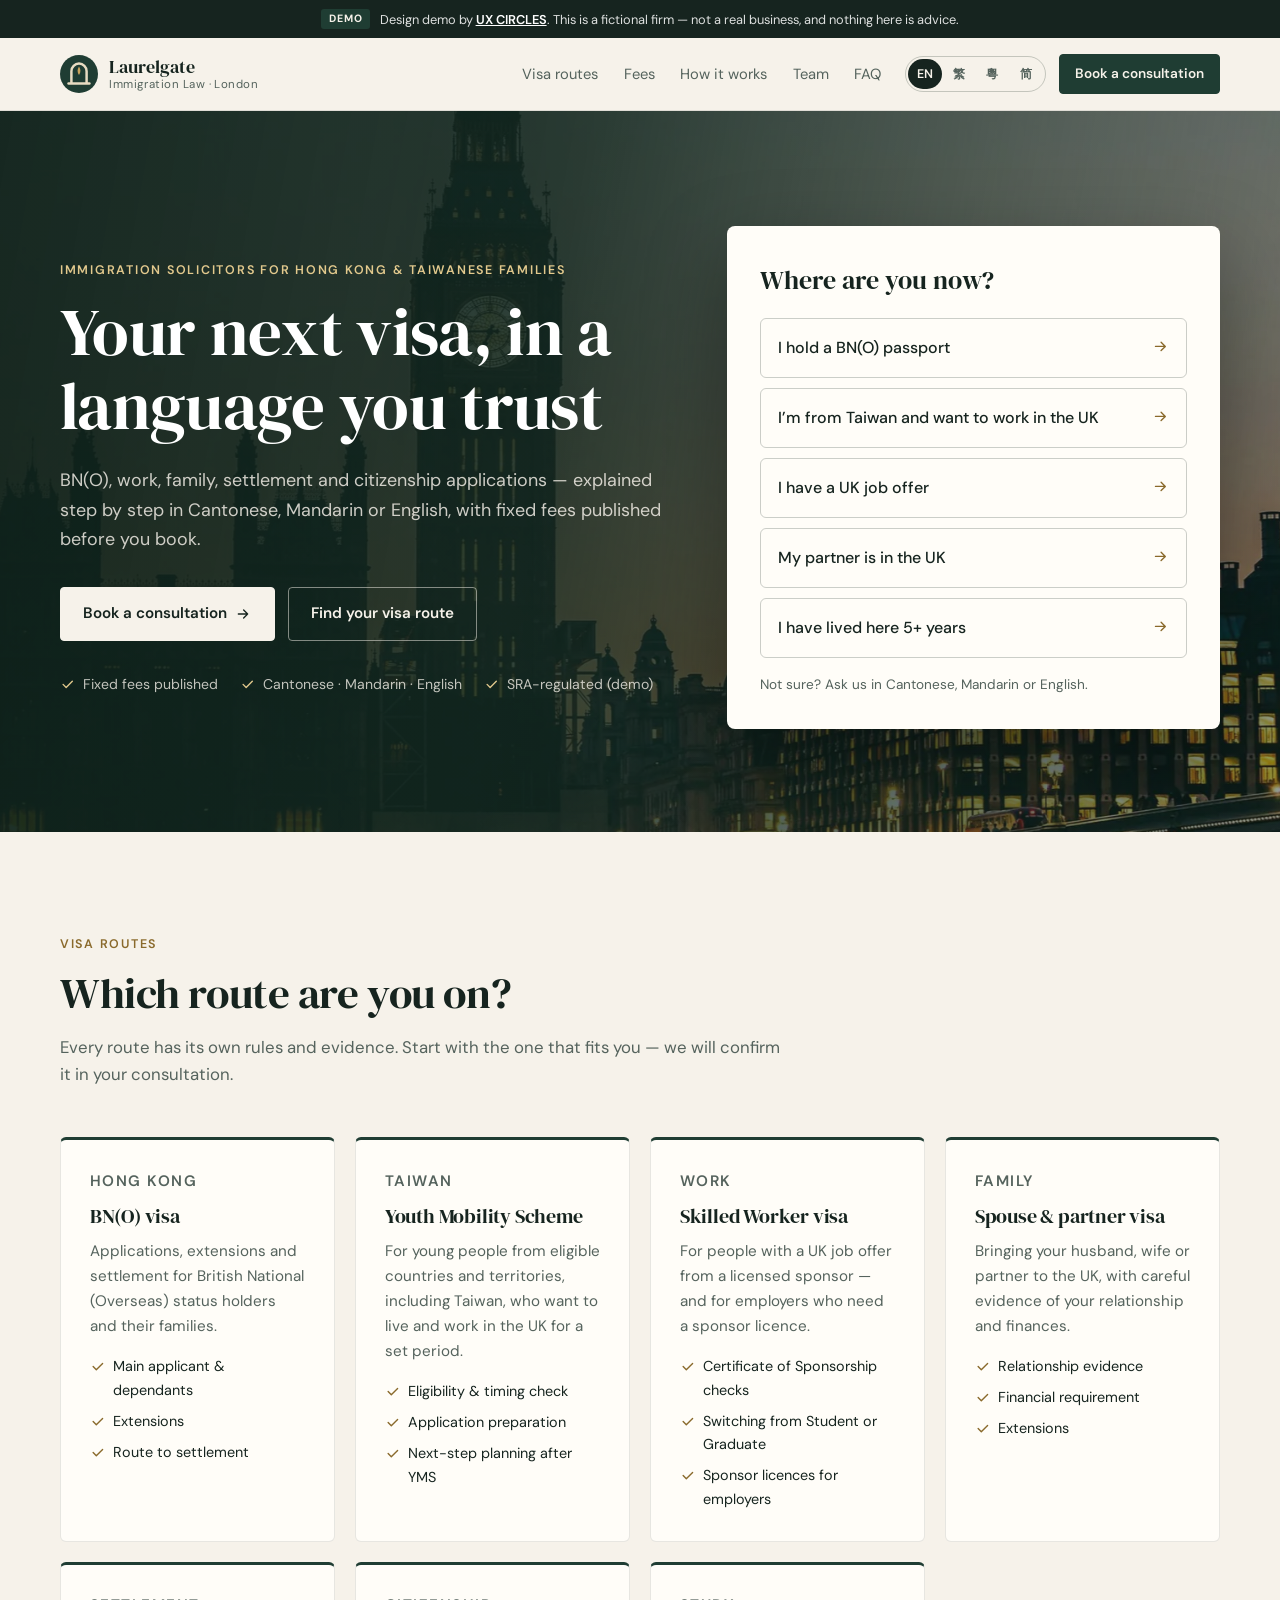
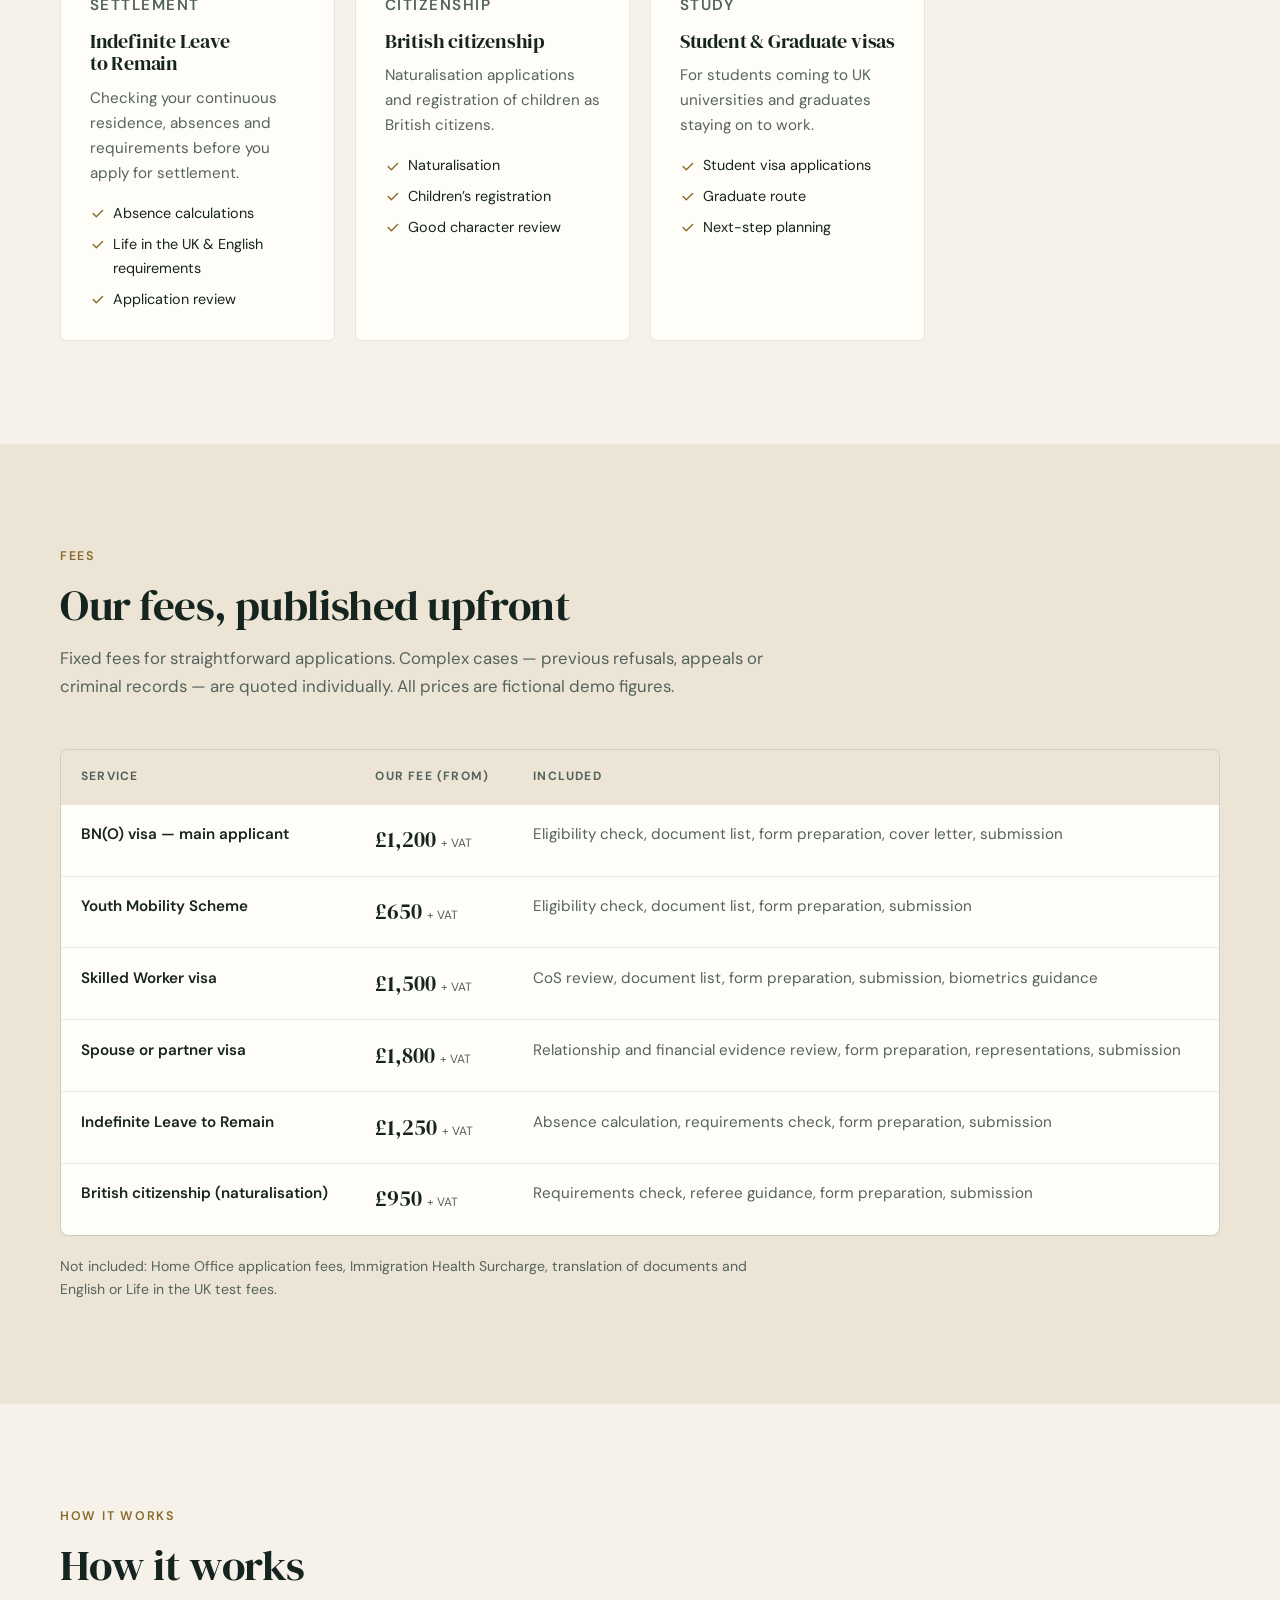
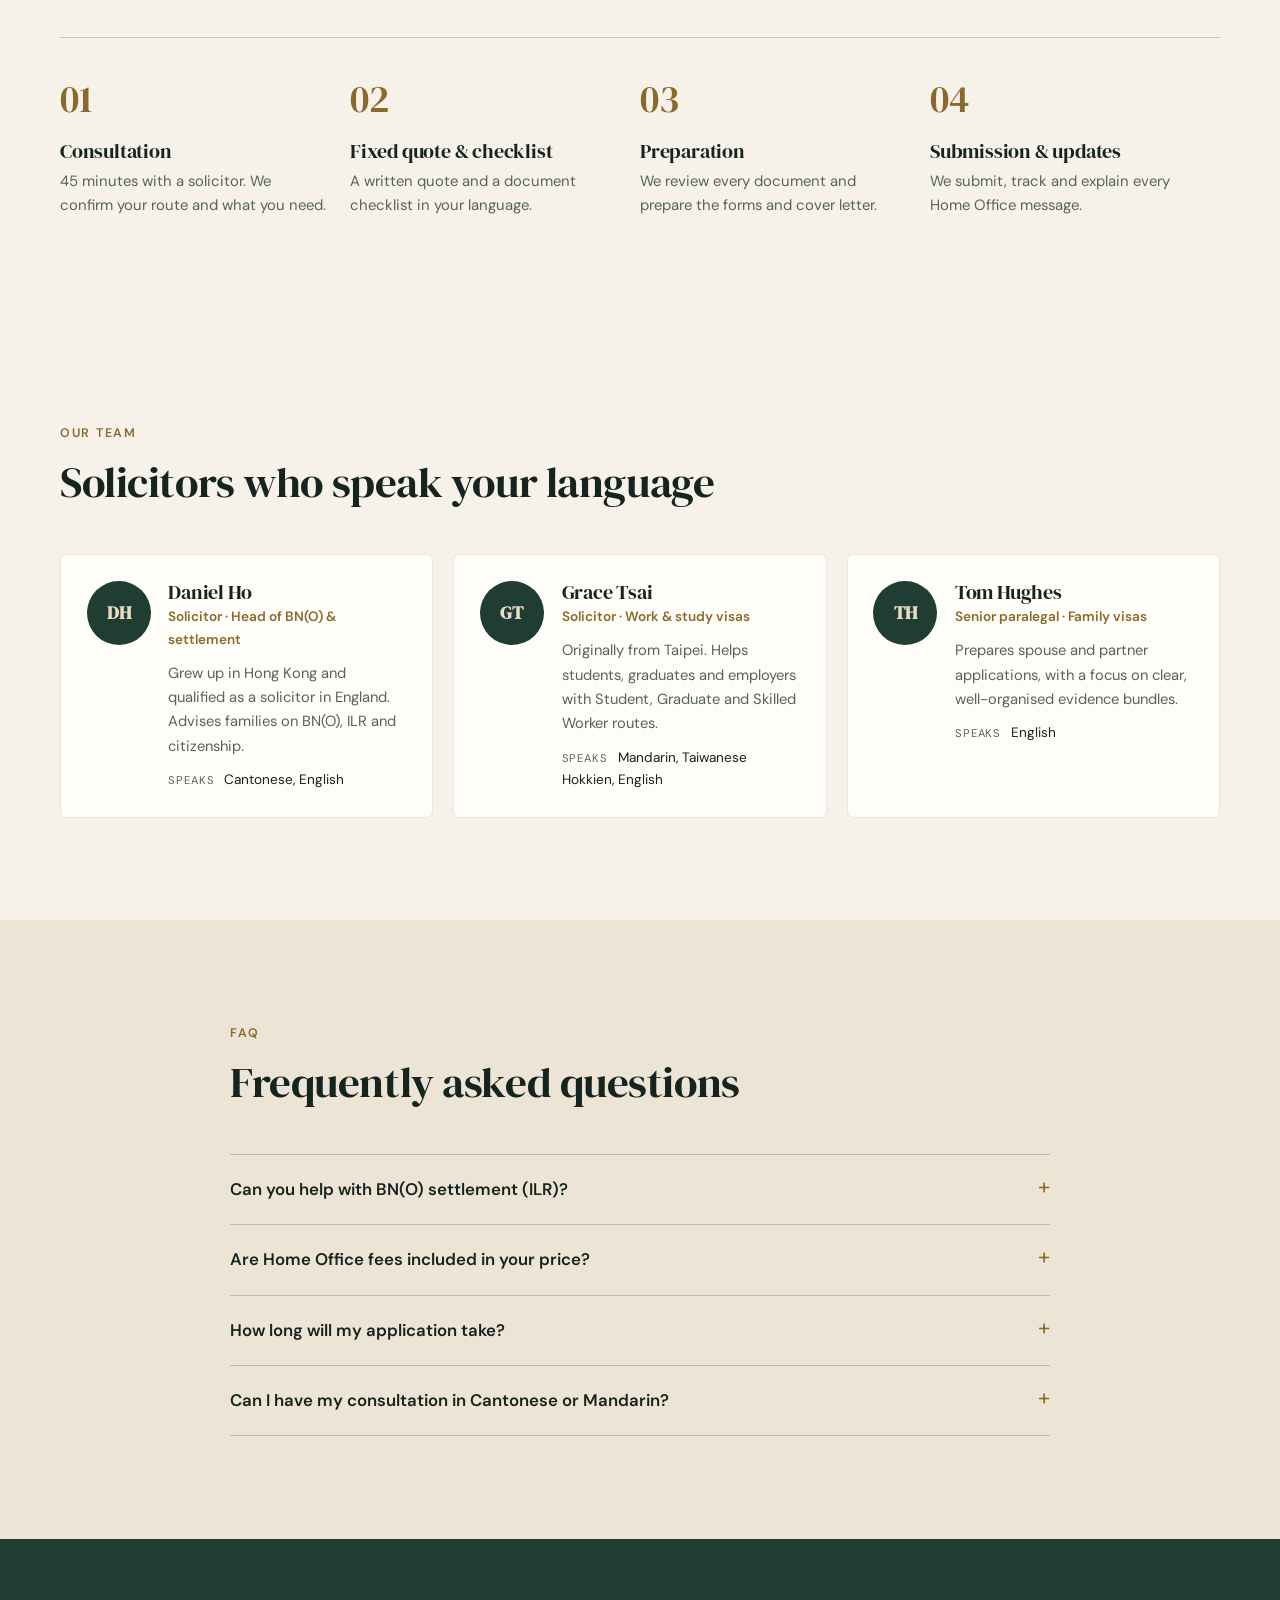
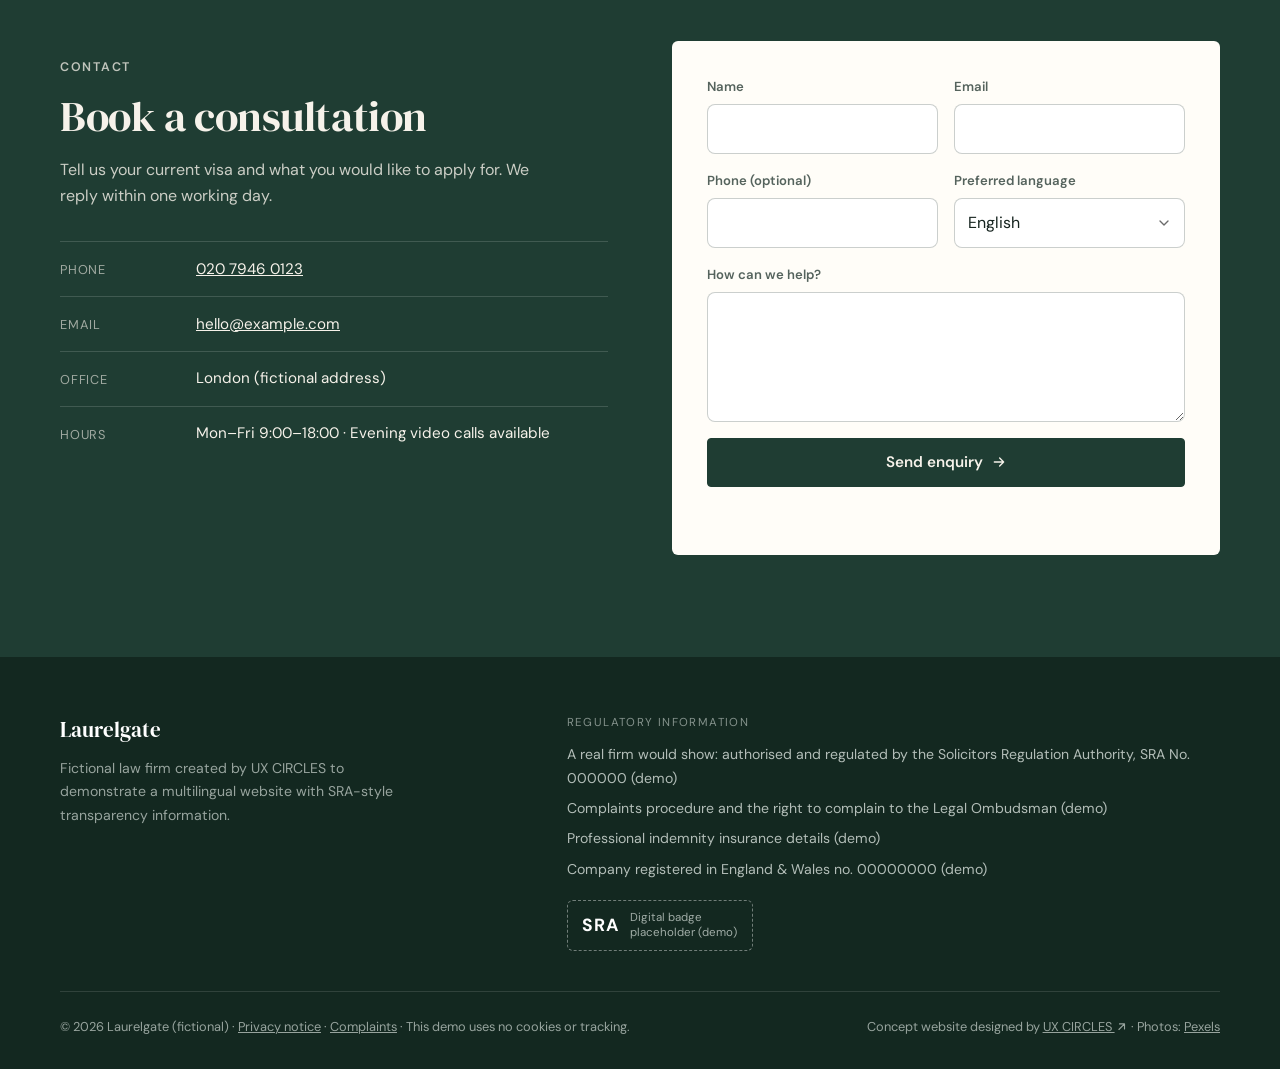
<file: index.html>
<!doctype html>
<html lang="en-GB">
<head>
<meta charset="utf-8">
<meta name="viewport" content="width=device-width, initial-scale=1">
<title>Laurelgate Immigration Law — Cantonese &amp; Mandarin speaking immigration solicitors, London (demo)</title>
<meta name="description" content="Fictional demo by UX CIRCLES: a London immigration law firm for Hong Kong and Taiwanese clients. BN(O), Skilled Worker, spouse visas, ILR and citizenship, with fixed fees published upfront.">
<meta name="robots" content="noindex, follow">
<link rel="canonical" href="https://uxcircles.github.io/demo-immigration/">
<link rel="alternate" hreflang="en-GB" href="https://uxcircles.github.io/demo-immigration/">
<link rel="alternate" hreflang="zh-Hant" href="https://uxcircles.github.io/demo-immigration/zh-hant/">
<link rel="alternate" hreflang="zh-HK" href="https://uxcircles.github.io/demo-immigration/yue/">
<link rel="alternate" hreflang="zh-Hans" href="https://uxcircles.github.io/demo-immigration/zh-hans/">
<link rel="alternate" hreflang="x-default" href="https://uxcircles.github.io/demo-immigration/">
<meta property="og:title" content="Laurelgate Immigration Law — Cantonese &amp; Mandarin speaking immigration solicitors, London (demo)">
<meta property="og:description" content="Fictional demo by UX CIRCLES: a London immigration law firm for Hong Kong and Taiwanese clients. BN(O), Skilled Worker, spouse visas, ILR and citizenship, with fixed fees published upfront.">
<meta property="og:type" content="website">
<meta property="og:url" content="https://uxcircles.github.io/demo-immigration/">
<meta name="theme-color" content="#1f3d33">
<script>document.documentElement.classList.add("js")</script>
<link rel="icon" href="favicon.svg" type="image/svg+xml">
<link rel="preconnect" href="https://fonts.googleapis.com">
<link rel="preconnect" href="https://fonts.gstatic.com" crossorigin>
<link rel="stylesheet" href="https://fonts.googleapis.com/css2?family=DM+Serif+Display&family=DM+Sans:opsz,wght@9..40,400;9..40,500;9..40,600;9..40,700&display=swap">
<link rel="stylesheet" href="styles.css">
<script type="application/ld+json">
{
  "@context": "https://schema.org",
  "@graph": [
    {
      "@type": "LegalService",
      "@id": "https://uxcircles.github.io/demo-immigration/#firm",
      "name": "Laurelgate",
      "url": "https://uxcircles.github.io/demo-immigration/",
      "description": "Fictional demo by UX CIRCLES: a London immigration law firm for Hong Kong and Taiwanese clients. BN(O), Skilled Worker, spouse visas, ILR and citizenship, with fixed fees published upfront.",
      "telephone": "+44 20 7946 0123",
      "email": "hello@example.com",
      "areaServed": "GB",
      "knowsLanguage": [
        "en",
        "yue",
        "cmn",
        "nan",
        "zh-Hant",
        "zh-Hans"
      ],
      "address": {
        "@type": "PostalAddress",
        "addressLocality": "London",
        "addressCountry": "GB"
      },
      "employee": [
        {
          "@type": "Person",
          "name": "Daniel Ho",
          "jobTitle": "Solicitor · Head of BN(O) & settlement",
          "knowsLanguage": "Cantonese, English"
        },
        {
          "@type": "Person",
          "name": "Grace Tsai",
          "jobTitle": "Solicitor · Work & study visas",
          "knowsLanguage": "Mandarin, Taiwanese Hokkien, English"
        },
        {
          "@type": "Person",
          "name": "Tom Hughes",
          "jobTitle": "Senior paralegal · Family visas",
          "knowsLanguage": "English"
        }
      ],
      "makesOffer": [
        {
          "@type": "Offer",
          "name": "BN(O) visa — main applicant",
          "priceSpecification": {
            "@type": "PriceSpecification",
            "minPrice": 1200,
            "priceCurrency": "GBP",
            "valueAddedTaxIncluded": false
          },
          "description": "Eligibility check, document list, form preparation, cover letter, submission"
        },
        {
          "@type": "Offer",
          "name": "Youth Mobility Scheme",
          "priceSpecification": {
            "@type": "PriceSpecification",
            "minPrice": 650,
            "priceCurrency": "GBP",
            "valueAddedTaxIncluded": false
          },
          "description": "Eligibility check, document list, form preparation, submission"
        },
        {
          "@type": "Offer",
          "name": "Skilled Worker visa",
          "priceSpecification": {
            "@type": "PriceSpecification",
            "minPrice": 1500,
            "priceCurrency": "GBP",
            "valueAddedTaxIncluded": false
          },
          "description": "CoS review, document list, form preparation, submission, biometrics guidance"
        },
        {
          "@type": "Offer",
          "name": "Spouse or partner visa",
          "priceSpecification": {
            "@type": "PriceSpecification",
            "minPrice": 1800,
            "priceCurrency": "GBP",
            "valueAddedTaxIncluded": false
          },
          "description": "Relationship and financial evidence review, form preparation, representations, submission"
        },
        {
          "@type": "Offer",
          "name": "Indefinite Leave to Remain",
          "priceSpecification": {
            "@type": "PriceSpecification",
            "minPrice": 1250,
            "priceCurrency": "GBP",
            "valueAddedTaxIncluded": false
          },
          "description": "Absence calculation, requirements check, form preparation, submission"
        },
        {
          "@type": "Offer",
          "name": "British citizenship (naturalisation)",
          "priceSpecification": {
            "@type": "PriceSpecification",
            "minPrice": 950,
            "priceCurrency": "GBP",
            "valueAddedTaxIncluded": false
          },
          "description": "Requirements check, referee guidance, form preparation, submission"
        }
      ]
    },
    {
      "@type": "FAQPage",
      "mainEntity": [
        {
          "@type": "Question",
          "name": "Can you help with BN(O) settlement (ILR)?",
          "acceptedAnswer": {
            "@type": "Answer",
            "text": "Yes. We check your continuous residence, absences from the UK and the other requirements before you apply, then prepare and submit the application. Rules change, so we confirm the current position in your consultation."
          }
        },
        {
          "@type": "Question",
          "name": "Are Home Office fees included in your price?",
          "acceptedAnswer": {
            "@type": "Answer",
            "text": "No. Home Office application fees and the Immigration Health Surcharge are paid directly to the Home Office and are separate from our fee. We tell you the current amounts before you apply."
          }
        },
        {
          "@type": "Question",
          "name": "How long will my application take?",
          "acceptedAnswer": {
            "@type": "Answer",
            "text": "Preparation usually takes two to four weeks, depending on how quickly documents are ready. Home Office decision times vary by route and are published on GOV.UK."
          }
        },
        {
          "@type": "Question",
          "name": "Can I have my consultation in Cantonese or Mandarin?",
          "acceptedAnswer": {
            "@type": "Answer",
            "text": "Yes. Consultations are available in Cantonese, Mandarin and English, in person in London or by video call."
          }
        }
      ]
    }
  ]
}
</script>
</head>
<body class="lang-en">
<a class="skip" href="#main">Skip to content</a>
<div class="demo-bar" role="note"><span class="demo-tag">DEMO</span><span>Design demo by <a href="https://ux-circles.com/professionals">UX CIRCLES</a>. This is a fictional firm — not a real business, and nothing here is advice.</span></div>

<header class="site-header">
  <div class="wrap header-inner">
    <a class="brand" href="./" aria-label="Laurelgate">
      <svg viewBox="0 0 40 40" aria-hidden="true"><rect width="40" height="40" rx="20" fill="#1f3d33"/><path d="M12 30V17a8 8 0 0 1 16 0v13" stroke="#e8dcc2" stroke-width="2.6" fill="none"/><path d="M20 12c-2 3-2 6 0 9 2-3 2-6 0-9z" fill="#c9a45c"/><path d="M9 30h22" stroke="#e8dcc2" stroke-width="2.6" stroke-linecap="round"/></svg>
      <span class="brand-text"><span class="brand-name">Laurelgate</span><span class="brand-sub">Immigration Law · London</span></span>
    </a>
    <nav class="main-nav" aria-label="Menu">
      <ul><li><a href="#routes">Visa routes</a></li><li><a href="#fees">Fees</a></li><li><a href="#process">How it works</a></li><li><a href="#team">Team</a></li><li><a href="#faq">FAQ</a></li></ul>
    </nav>
    <div class="header-tools">
      <div class="lang-switch" role="group" aria-label="Language"><a href="./" lang="en-GB" hreflang="en-GB" title="English" aria-current="true">EN</a><a href="zh-hant/" lang="zh-Hant" hreflang="zh-Hant" title="繁體中文">繁</a><a href="yue/" lang="yue-Hant-HK" hreflang="zh-HK" title="廣東話">粵</a><a href="zh-hans/" lang="zh-Hans" hreflang="zh-Hans" title="简体中文">简</a></div>
      <a class="btn btn-sm" href="#contact">Book a consultation</a>
      <button class="menu-btn" type="button" aria-expanded="false" aria-controls="mobile-nav"><span class="sr">Menu</span><span class="bars" aria-hidden="true"></span></button>
    </div>
  </div>
  <nav id="mobile-nav" class="mobile-nav" aria-label="Menu" hidden>
    <ul><li><a href="#routes">Visa routes</a></li><li><a href="#fees">Fees</a></li><li><a href="#process">How it works</a></li><li><a href="#team">Team</a></li><li><a href="#faq">FAQ</a></li><li><a href="#contact">Contact</a></li></ul>
  </nav>
</header>

<main id="main">
  <section class="hero hero-photo-bg" data-parallax style="--hero-img:url('img/hero-westminster.webp')">
    <div class="wrap hero-inner">
      <div class="hero-copy">
        <p class="eyebrow">Immigration solicitors for Hong Kong & Taiwanese families</p>
        <h1>Your next visa, in a language you trust</h1>
        <p class="lede">BN(O), work, family, settlement and citizenship applications — explained step by step in Cantonese, Mandarin or English, with fixed fees published before you book.</p>
        <div class="hero-actions">
          <a class="btn btn-light" href="#contact">Book a consultation <svg class="ico" viewBox="0 0 24 24" fill="none" stroke="currentColor" stroke-width="2" stroke-linecap="round" stroke-linejoin="round" aria-hidden="true"><path d="M5 12h14M13 6l6 6-6 6"/></svg></a>
          <a class="btn btn-outline-light" href="#routes">Find your visa route</a>
        </div>
        <ul class="trust"><li><svg class="ico ico-check" viewBox="0 0 24 24" fill="none" stroke="currentColor" stroke-width="2.2" stroke-linecap="round" stroke-linejoin="round" aria-hidden="true"><path d="M5 12l5 5L20 7"/></svg><span>Fixed fees published</span></li><li><svg class="ico ico-check" viewBox="0 0 24 24" fill="none" stroke="currentColor" stroke-width="2.2" stroke-linecap="round" stroke-linejoin="round" aria-hidden="true"><path d="M5 12l5 5L20 7"/></svg><span>Cantonese · Mandarin · English</span></li><li><svg class="ico ico-check" viewBox="0 0 24 24" fill="none" stroke="currentColor" stroke-width="2.2" stroke-linecap="round" stroke-linejoin="round" aria-hidden="true"><path d="M5 12l5 5L20 7"/></svg><span>SRA-regulated (demo)</span></li></ul>
      </div>
      <div class="hero-visual">
        <div class="finder">
          <p class="finder-title">Where are you now?</p>
          <ul><li><a href="#routes">I hold a BN(O) passport<span><svg class="ico" viewBox="0 0 24 24" fill="none" stroke="currentColor" stroke-width="2" stroke-linecap="round" stroke-linejoin="round" aria-hidden="true"><path d="M5 12h14M13 6l6 6-6 6"/></svg></span></a></li><li><a href="#routes">I’m from Taiwan and want to work in the UK<span><svg class="ico" viewBox="0 0 24 24" fill="none" stroke="currentColor" stroke-width="2" stroke-linecap="round" stroke-linejoin="round" aria-hidden="true"><path d="M5 12h14M13 6l6 6-6 6"/></svg></span></a></li><li><a href="#routes">I have a UK job offer<span><svg class="ico" viewBox="0 0 24 24" fill="none" stroke="currentColor" stroke-width="2" stroke-linecap="round" stroke-linejoin="round" aria-hidden="true"><path d="M5 12h14M13 6l6 6-6 6"/></svg></span></a></li><li><a href="#routes">My partner is in the UK<span><svg class="ico" viewBox="0 0 24 24" fill="none" stroke="currentColor" stroke-width="2" stroke-linecap="round" stroke-linejoin="round" aria-hidden="true"><path d="M5 12h14M13 6l6 6-6 6"/></svg></span></a></li><li><a href="#routes">I have lived here 5+ years<span><svg class="ico" viewBox="0 0 24 24" fill="none" stroke="currentColor" stroke-width="2" stroke-linecap="round" stroke-linejoin="round" aria-hidden="true"><path d="M5 12h14M13 6l6 6-6 6"/></svg></span></a></li></ul>
          <p class="finder-note">Not sure? Ask us in Cantonese, Mandarin or English.</p>
        </div></div>
    </div>
  </section>

  <section class="section" id="routes">
    <div class="wrap">
      <header class="sec-head">
        <p class="eyebrow">Visa routes</p>
        <h2>Which route are you on?</h2>
        <p>Every route has its own rules and evidence. Start with the one that fits you — we will confirm it in your consultation.</p>
      </header>
      <div class="svc-grid">
      <article class="svc">
        <p class="svc-kicker">Hong Kong</p>
        <h3>BN(O) visa</h3>
        <p>Applications, extensions and settlement for British National (Overseas) status holders and their families.</p>
        <ul class="ticks"><li><svg class="ico ico-check" viewBox="0 0 24 24" fill="none" stroke="currentColor" stroke-width="2.2" stroke-linecap="round" stroke-linejoin="round" aria-hidden="true"><path d="M5 12l5 5L20 7"/></svg><span>Main applicant & dependants</span></li><li><svg class="ico ico-check" viewBox="0 0 24 24" fill="none" stroke="currentColor" stroke-width="2.2" stroke-linecap="round" stroke-linejoin="round" aria-hidden="true"><path d="M5 12l5 5L20 7"/></svg><span>Extensions</span></li><li><svg class="ico ico-check" viewBox="0 0 24 24" fill="none" stroke="currentColor" stroke-width="2.2" stroke-linecap="round" stroke-linejoin="round" aria-hidden="true"><path d="M5 12l5 5L20 7"/></svg><span>Route to settlement</span></li></ul>
        
      </article>
      <article class="svc">
        <p class="svc-kicker">Taiwan</p>
        <h3>Youth Mobility Scheme</h3>
        <p>For young people from eligible countries and territories, including Taiwan, who want to live and work in the UK for a set period.</p>
        <ul class="ticks"><li><svg class="ico ico-check" viewBox="0 0 24 24" fill="none" stroke="currentColor" stroke-width="2.2" stroke-linecap="round" stroke-linejoin="round" aria-hidden="true"><path d="M5 12l5 5L20 7"/></svg><span>Eligibility & timing check</span></li><li><svg class="ico ico-check" viewBox="0 0 24 24" fill="none" stroke="currentColor" stroke-width="2.2" stroke-linecap="round" stroke-linejoin="round" aria-hidden="true"><path d="M5 12l5 5L20 7"/></svg><span>Application preparation</span></li><li><svg class="ico ico-check" viewBox="0 0 24 24" fill="none" stroke="currentColor" stroke-width="2.2" stroke-linecap="round" stroke-linejoin="round" aria-hidden="true"><path d="M5 12l5 5L20 7"/></svg><span>Next-step planning after YMS</span></li></ul>
        
      </article>
      <article class="svc">
        <p class="svc-kicker">Work</p>
        <h3>Skilled Worker visa</h3>
        <p>For people with a UK job offer from a licensed sponsor — and for employers who need a sponsor licence.</p>
        <ul class="ticks"><li><svg class="ico ico-check" viewBox="0 0 24 24" fill="none" stroke="currentColor" stroke-width="2.2" stroke-linecap="round" stroke-linejoin="round" aria-hidden="true"><path d="M5 12l5 5L20 7"/></svg><span>Certificate of Sponsorship checks</span></li><li><svg class="ico ico-check" viewBox="0 0 24 24" fill="none" stroke="currentColor" stroke-width="2.2" stroke-linecap="round" stroke-linejoin="round" aria-hidden="true"><path d="M5 12l5 5L20 7"/></svg><span>Switching from Student or Graduate</span></li><li><svg class="ico ico-check" viewBox="0 0 24 24" fill="none" stroke="currentColor" stroke-width="2.2" stroke-linecap="round" stroke-linejoin="round" aria-hidden="true"><path d="M5 12l5 5L20 7"/></svg><span>Sponsor licences for employers</span></li></ul>
        
      </article>
      <article class="svc">
        <p class="svc-kicker">Family</p>
        <h3>Spouse & partner visa</h3>
        <p>Bringing your husband, wife or partner to the UK, with careful evidence of your relationship and finances.</p>
        <ul class="ticks"><li><svg class="ico ico-check" viewBox="0 0 24 24" fill="none" stroke="currentColor" stroke-width="2.2" stroke-linecap="round" stroke-linejoin="round" aria-hidden="true"><path d="M5 12l5 5L20 7"/></svg><span>Relationship evidence</span></li><li><svg class="ico ico-check" viewBox="0 0 24 24" fill="none" stroke="currentColor" stroke-width="2.2" stroke-linecap="round" stroke-linejoin="round" aria-hidden="true"><path d="M5 12l5 5L20 7"/></svg><span>Financial requirement</span></li><li><svg class="ico ico-check" viewBox="0 0 24 24" fill="none" stroke="currentColor" stroke-width="2.2" stroke-linecap="round" stroke-linejoin="round" aria-hidden="true"><path d="M5 12l5 5L20 7"/></svg><span>Extensions</span></li></ul>
        
      </article>
      <article class="svc">
        <p class="svc-kicker">Settlement</p>
        <h3>Indefinite Leave to Remain</h3>
        <p>Checking your continuous residence, absences and requirements before you apply for settlement.</p>
        <ul class="ticks"><li><svg class="ico ico-check" viewBox="0 0 24 24" fill="none" stroke="currentColor" stroke-width="2.2" stroke-linecap="round" stroke-linejoin="round" aria-hidden="true"><path d="M5 12l5 5L20 7"/></svg><span>Absence calculations</span></li><li><svg class="ico ico-check" viewBox="0 0 24 24" fill="none" stroke="currentColor" stroke-width="2.2" stroke-linecap="round" stroke-linejoin="round" aria-hidden="true"><path d="M5 12l5 5L20 7"/></svg><span>Life in the UK & English requirements</span></li><li><svg class="ico ico-check" viewBox="0 0 24 24" fill="none" stroke="currentColor" stroke-width="2.2" stroke-linecap="round" stroke-linejoin="round" aria-hidden="true"><path d="M5 12l5 5L20 7"/></svg><span>Application review</span></li></ul>
        
      </article>
      <article class="svc">
        <p class="svc-kicker">Citizenship</p>
        <h3>British citizenship</h3>
        <p>Naturalisation applications and registration of children as British citizens.</p>
        <ul class="ticks"><li><svg class="ico ico-check" viewBox="0 0 24 24" fill="none" stroke="currentColor" stroke-width="2.2" stroke-linecap="round" stroke-linejoin="round" aria-hidden="true"><path d="M5 12l5 5L20 7"/></svg><span>Naturalisation</span></li><li><svg class="ico ico-check" viewBox="0 0 24 24" fill="none" stroke="currentColor" stroke-width="2.2" stroke-linecap="round" stroke-linejoin="round" aria-hidden="true"><path d="M5 12l5 5L20 7"/></svg><span>Children’s registration</span></li><li><svg class="ico ico-check" viewBox="0 0 24 24" fill="none" stroke="currentColor" stroke-width="2.2" stroke-linecap="round" stroke-linejoin="round" aria-hidden="true"><path d="M5 12l5 5L20 7"/></svg><span>Good character review</span></li></ul>
        
      </article>
      <article class="svc">
        <p class="svc-kicker">Study</p>
        <h3>Student & Graduate visas</h3>
        <p>For students coming to UK universities and graduates staying on to work.</p>
        <ul class="ticks"><li><svg class="ico ico-check" viewBox="0 0 24 24" fill="none" stroke="currentColor" stroke-width="2.2" stroke-linecap="round" stroke-linejoin="round" aria-hidden="true"><path d="M5 12l5 5L20 7"/></svg><span>Student visa applications</span></li><li><svg class="ico ico-check" viewBox="0 0 24 24" fill="none" stroke="currentColor" stroke-width="2.2" stroke-linecap="round" stroke-linejoin="round" aria-hidden="true"><path d="M5 12l5 5L20 7"/></svg><span>Graduate route</span></li><li><svg class="ico ico-check" viewBox="0 0 24 24" fill="none" stroke="currentColor" stroke-width="2.2" stroke-linecap="round" stroke-linejoin="round" aria-hidden="true"><path d="M5 12l5 5L20 7"/></svg><span>Next-step planning</span></li></ul>
        
      </article></div>
    </div>
  </section>

  <section class="section section-tint" id="fees">
    <div class="wrap">
      <header class="sec-head">
        <p class="eyebrow">Fees</p>
        <h2>Our fees, published upfront</h2>
        <p>Fixed fees for straightforward applications. Complex cases — previous refusals, appeals or criminal records — are quoted individually. All prices are fictional demo figures.</p>
      </header>
      <div class="table-wrap">
        <table class="fees">
          <thead><tr><th scope="col">Service</th><th scope="col">Our fee (from)</th><th scope="col">Included</th></tr></thead>
          <tbody>
            <tr><th scope="row">BN(O) visa — main applicant</th><td class="fee">£1,200 <small>+ VAT</small></td><td>Eligibility check, document list, form preparation, cover letter, submission</td></tr>
            <tr><th scope="row">Youth Mobility Scheme</th><td class="fee">£650 <small>+ VAT</small></td><td>Eligibility check, document list, form preparation, submission</td></tr>
            <tr><th scope="row">Skilled Worker visa</th><td class="fee">£1,500 <small>+ VAT</small></td><td>CoS review, document list, form preparation, submission, biometrics guidance</td></tr>
            <tr><th scope="row">Spouse or partner visa</th><td class="fee">£1,800 <small>+ VAT</small></td><td>Relationship and financial evidence review, form preparation, representations, submission</td></tr>
            <tr><th scope="row">Indefinite Leave to Remain</th><td class="fee">£1,250 <small>+ VAT</small></td><td>Absence calculation, requirements check, form preparation, submission</td></tr>
            <tr><th scope="row">British citizenship (naturalisation)</th><td class="fee">£950 <small>+ VAT</small></td><td>Requirements check, referee guidance, form preparation, submission</td></tr>
          </tbody>
        </table>
      </div>
      <p class="fees-note">Not included: Home Office application fees, Immigration Health Surcharge, translation of documents and English or Life in the UK test fees.</p>
    </div>
  </section>

  <section class="section" id="process">
    <div class="wrap">
      <header class="sec-head">
        <p class="eyebrow">How it works</p>
        <h2>How it works</h2>
      </header>
      <ol class="process">
        <li><span class="n">01</span><h3>Consultation</h3><p>45 minutes with a solicitor. We confirm your route and what you need.</p></li>
        <li><span class="n">02</span><h3>Fixed quote & checklist</h3><p>A written quote and a document checklist in your language.</p></li>
        <li><span class="n">03</span><h3>Preparation</h3><p>We review every document and prepare the forms and cover letter.</p></li>
        <li><span class="n">04</span><h3>Submission & updates</h3><p>We submit, track and explain every Home Office message.</p></li>
      </ol>
    </div>
  </section>

  <section class="section" id="team">
    <div class="wrap">
      <header class="sec-head">
        <p class="eyebrow">Our team</p>
        <h2>Solicitors who speak your language</h2>
      </header>
      <div class="team-grid">
      <article class="person">
        <div class="avatar" aria-hidden="true">DH</div>
        <div>
          <h3>Daniel Ho</h3>
          <p class="role">Solicitor · Head of BN(O) & settlement</p>
          <p class="bio">Grew up in Hong Kong and qualified as a solicitor in England. Advises families on BN(O), ILR and citizenship.</p>
          <p class="speaks"><span>Speaks</span> Cantonese, English</p>
        </div>
      </article>
      <article class="person">
        <div class="avatar" aria-hidden="true">GT</div>
        <div>
          <h3>Grace Tsai</h3>
          <p class="role">Solicitor · Work & study visas</p>
          <p class="bio">Originally from Taipei. Helps students, graduates and employers with Student, Graduate and Skilled Worker routes.</p>
          <p class="speaks"><span>Speaks</span> Mandarin, Taiwanese Hokkien, English</p>
        </div>
      </article>
      <article class="person">
        <div class="avatar" aria-hidden="true">TH</div>
        <div>
          <h3>Tom Hughes</h3>
          <p class="role">Senior paralegal · Family visas</p>
          <p class="bio">Prepares spouse and partner applications, with a focus on clear, well-organised evidence bundles.</p>
          <p class="speaks"><span>Speaks</span> English</p>
        </div>
      </article></div>
    </div>
  </section>

  <section class="section section-tint" id="faq">
    <div class="wrap narrow">
      <header class="sec-head">
        <p class="eyebrow">FAQ</p>
        <h2>Frequently asked questions</h2>
      </header>
      <div class="faq">
      <details class="qa">
        <summary>Can you help with BN(O) settlement (ILR)?</summary>
        <div><p>Yes. We check your continuous residence, absences from the UK and the other requirements before you apply, then prepare and submit the application. Rules change, so we confirm the current position in your consultation.</p></div>
      </details>
      <details class="qa">
        <summary>Are Home Office fees included in your price?</summary>
        <div><p>No. Home Office application fees and the Immigration Health Surcharge are paid directly to the Home Office and are separate from our fee. We tell you the current amounts before you apply.</p></div>
      </details>
      <details class="qa">
        <summary>How long will my application take?</summary>
        <div><p>Preparation usually takes two to four weeks, depending on how quickly documents are ready. Home Office decision times vary by route and are published on GOV.UK.</p></div>
      </details>
      <details class="qa">
        <summary>Can I have my consultation in Cantonese or Mandarin?</summary>
        <div><p>Yes. Consultations are available in Cantonese, Mandarin and English, in person in London or by video call.</p></div>
      </details></div>
    </div>
  </section>

  <section class="section contact" id="contact">
    <div class="wrap contact-inner">
      <div>
        <p class="eyebrow">Contact</p>
        <h2>Book a consultation</h2>
        <p>Tell us your current visa and what you would like to apply for. We reply within one working day.</p>
        <ul class="contact-list">
          <li><span>Phone</span><a href="tel:+442079460123">020 7946 0123</a></li>
          <li><span>Email</span><a href="mailto:hello@example.com">hello@example.com</a></li>
          <li><span>Office</span>London (fictional address)</li>
          <li><span>Hours</span>Mon–Fri 9:00–18:00 · Evening video calls available</li>
        </ul>
      </div>
      <form class="enquiry" novalidate data-demo-msg="This is a demo site — your message was not sent.">
        <label>Name<input name="name" autocomplete="name" required></label>
        <label>Email<input name="email" type="email" autocomplete="email" required></label>
        <label>Phone (optional)<input name="phone" type="tel" autocomplete="tel"></label>
        <label>Preferred language<select name="lang"><option selected>English</option><option>繁體中文</option><option>廣東話</option><option>简体中文</option></select></label>
        <label class="full">How can we help?<textarea name="message" rows="4"></textarea></label>
        <button class="btn full" type="submit">Send enquiry <svg class="ico" viewBox="0 0 24 24" fill="none" stroke="currentColor" stroke-width="2" stroke-linecap="round" stroke-linejoin="round" aria-hidden="true"><path d="M5 12h14M13 6l6 6-6 6"/></svg></button>
        <p class="form-status full" role="status" aria-live="polite"></p>
      </form>
    </div>
  </section>
</main>

<footer class="site-footer">
  <div class="wrap">
    <div class="footer-top">
      <div>
        <p class="footer-brand">Laurelgate</p>
        <p class="footer-sub">Fictional law firm created by UX CIRCLES to demonstrate a multilingual website with SRA-style transparency information.</p>
      </div>
      <div class="reg">
        <p class="reg-title">Regulatory information</p>
        <ul><li>A real firm would show: authorised and regulated by the Solicitors Regulation Authority, SRA No. 000000 (demo)</li><li>Complaints procedure and the right to complain to the Legal Ombudsman (demo)</li><li>Professional indemnity insurance details (demo)</li><li>Company registered in England & Wales no. 00000000 (demo)</li></ul>
        <div class="sra-badge" aria-label="SRA digital badge placeholder"><b>SRA</b><span>Digital badge<br>placeholder (demo)</span></div>
      </div>
    </div>
    <div class="footer-bottom">
      <p>© 2026 Laurelgate (fictional) · <a href="#contact">Privacy notice</a> · <a href="#contact">Complaints</a> · This demo uses no cookies or tracking.</p>
      <p>Concept website designed by <a href="https://ux-circles.com/professionals">UX CIRCLES <svg class="ico" viewBox="0 0 24 24" fill="none" stroke="currentColor" stroke-width="2" stroke-linecap="round" stroke-linejoin="round" aria-hidden="true"><path d="M7 17L17 7M8 7h9v9"/></svg></a> · Photos: <a href="https://www.pexels.com/">Pexels</a></p>
    </div>
  </div>
</footer>
<script src="main.js" defer></script>
</body>
</html>
</file>
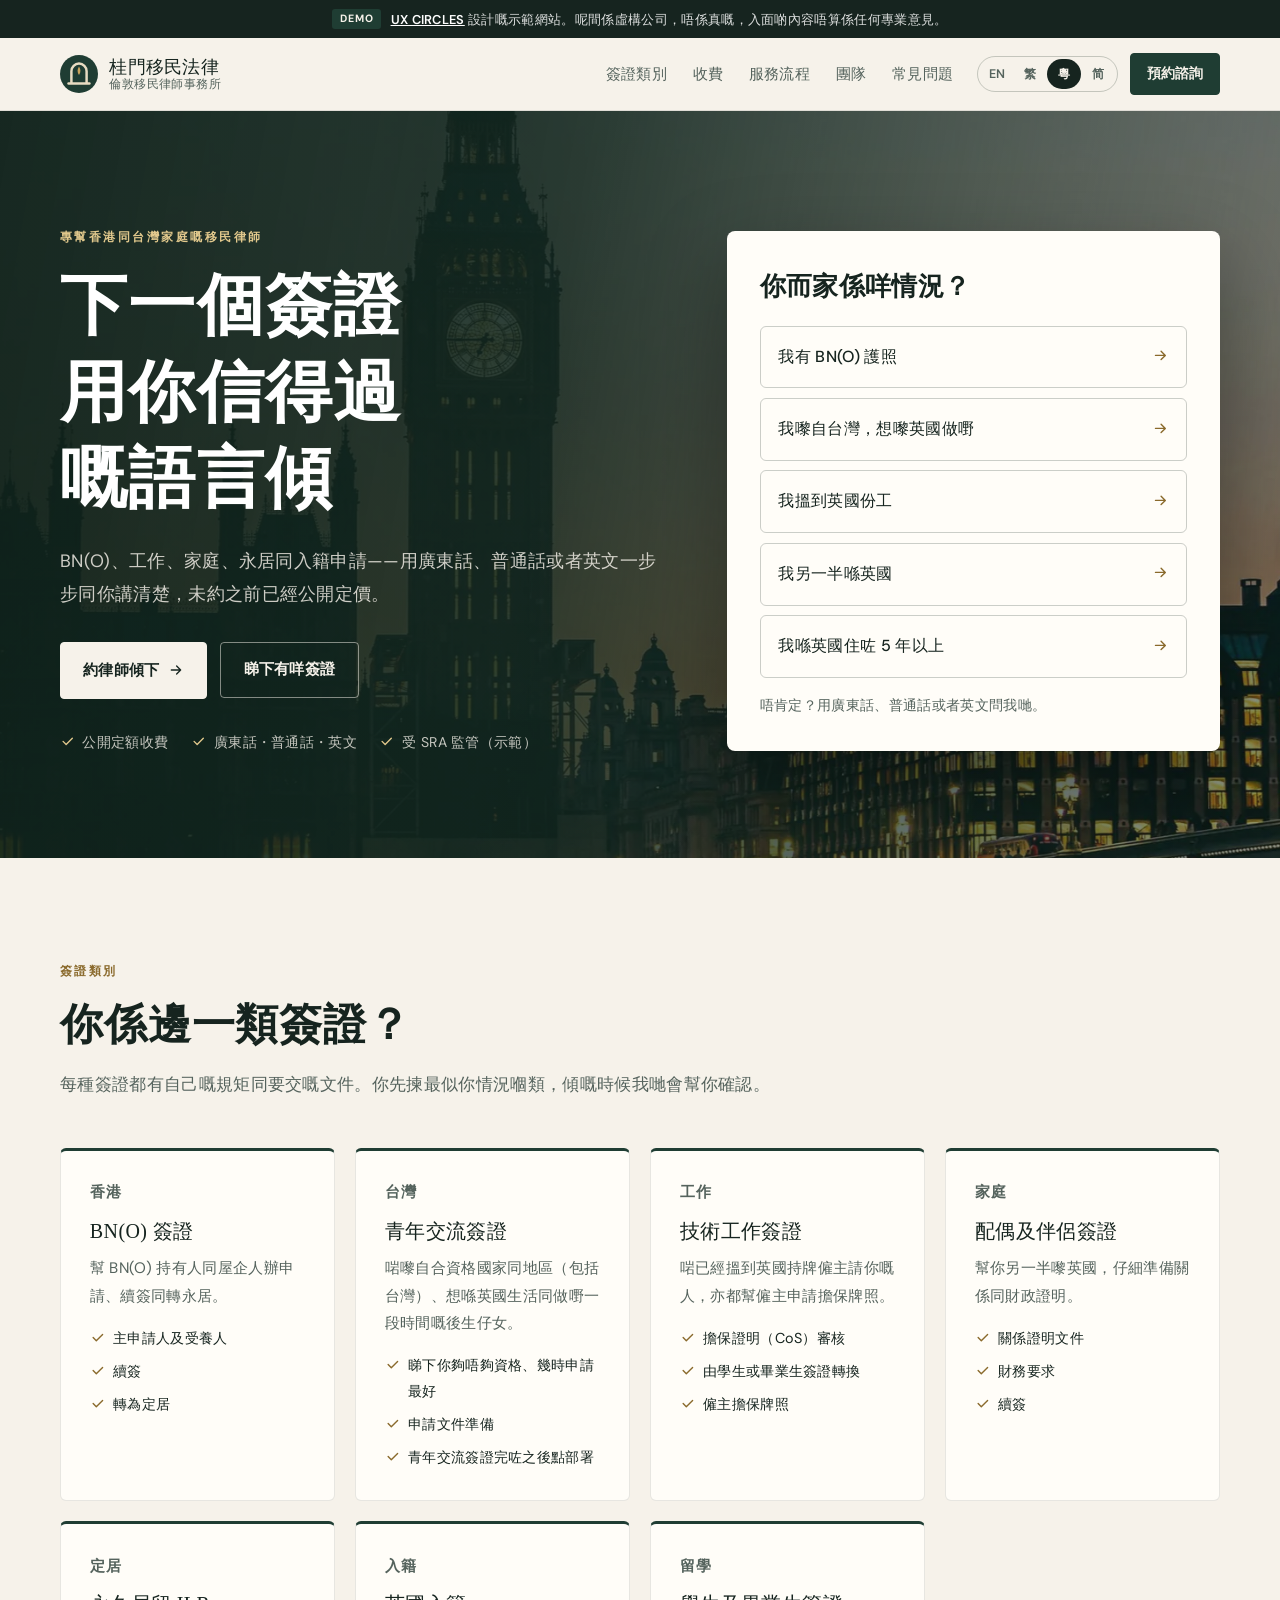
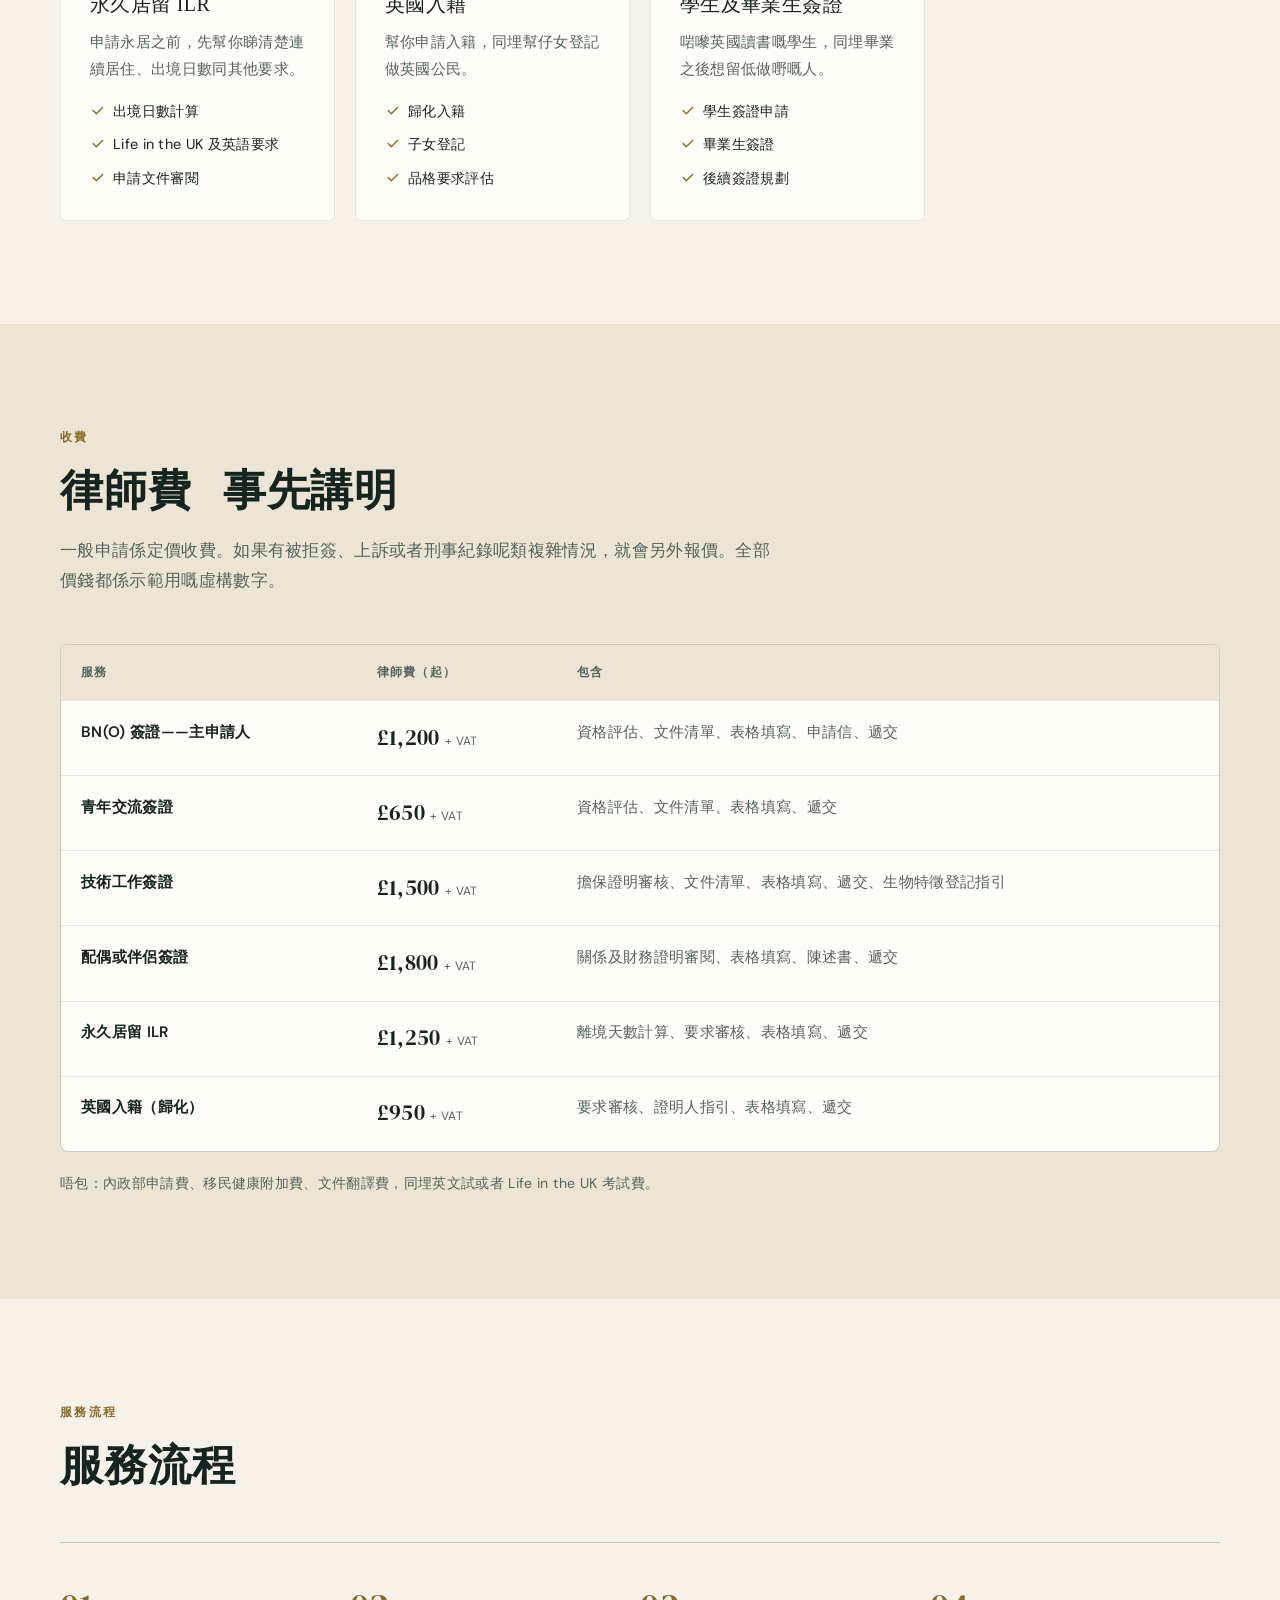
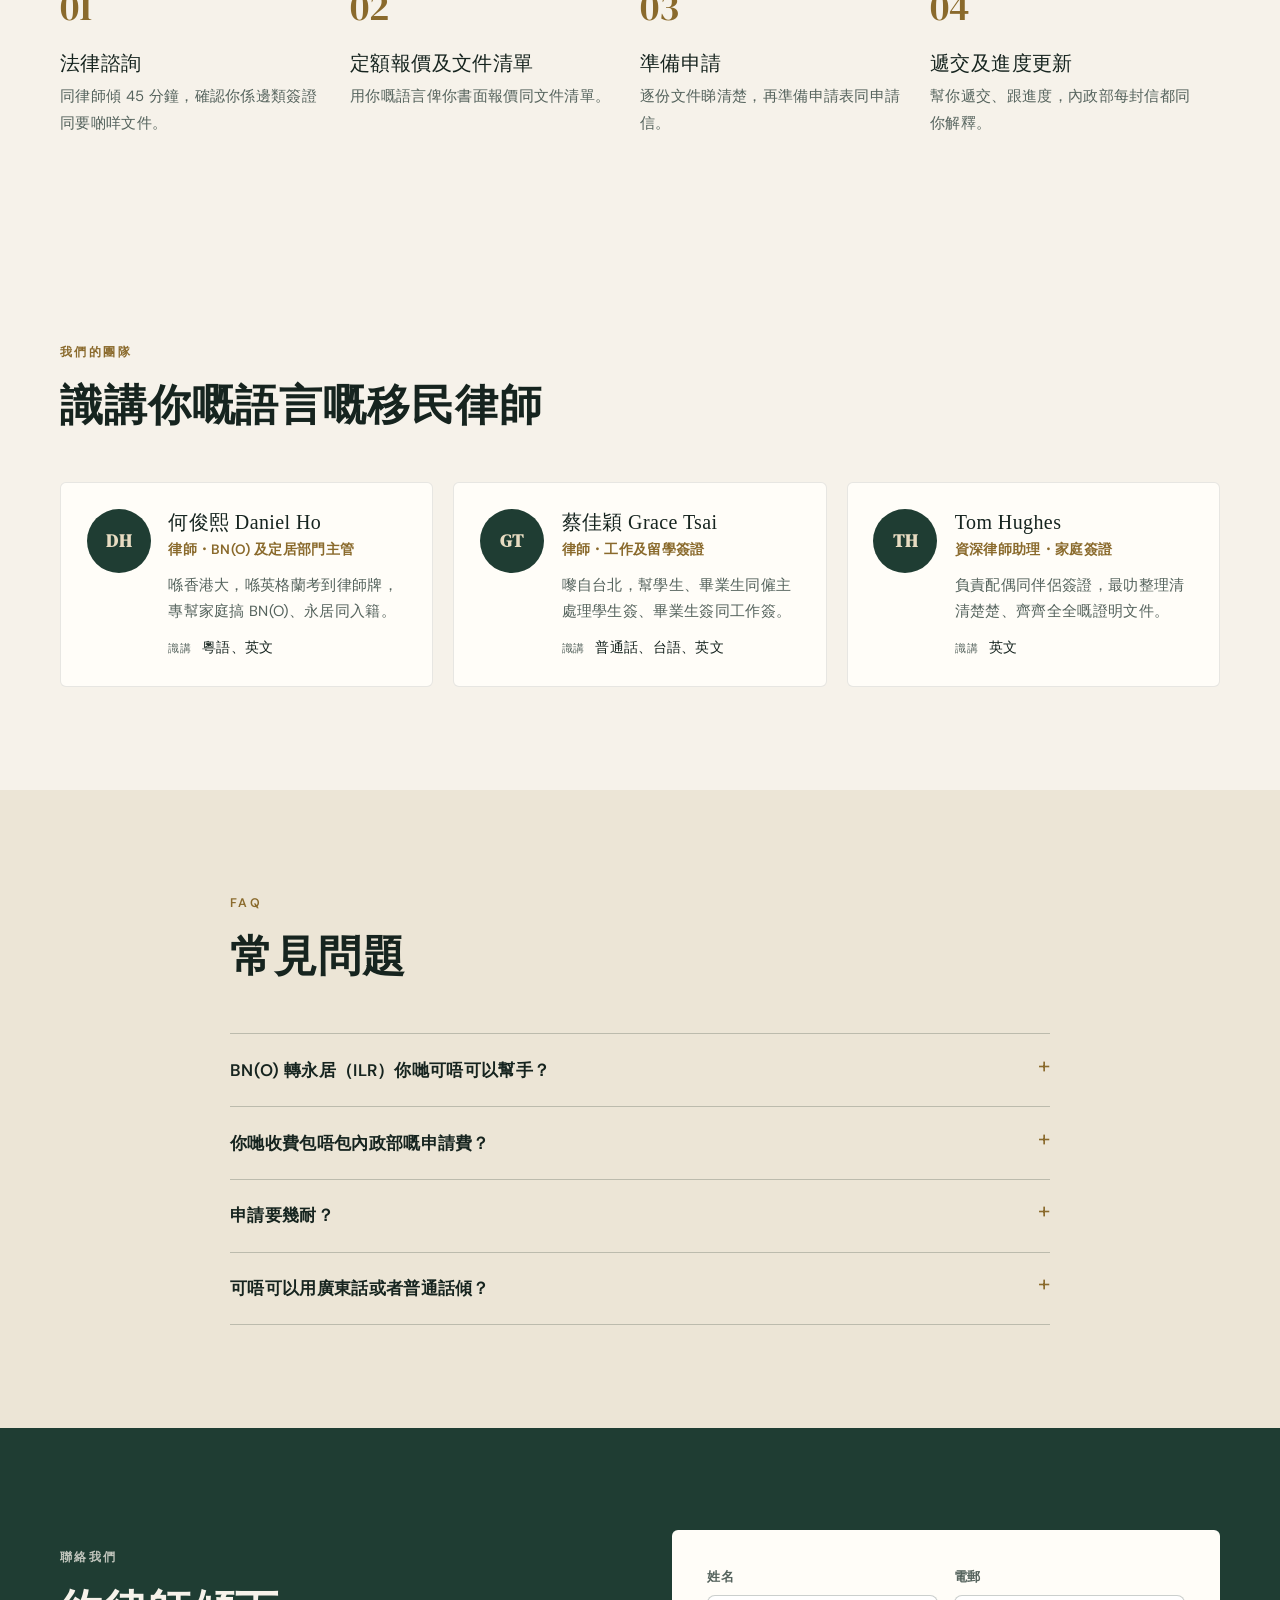
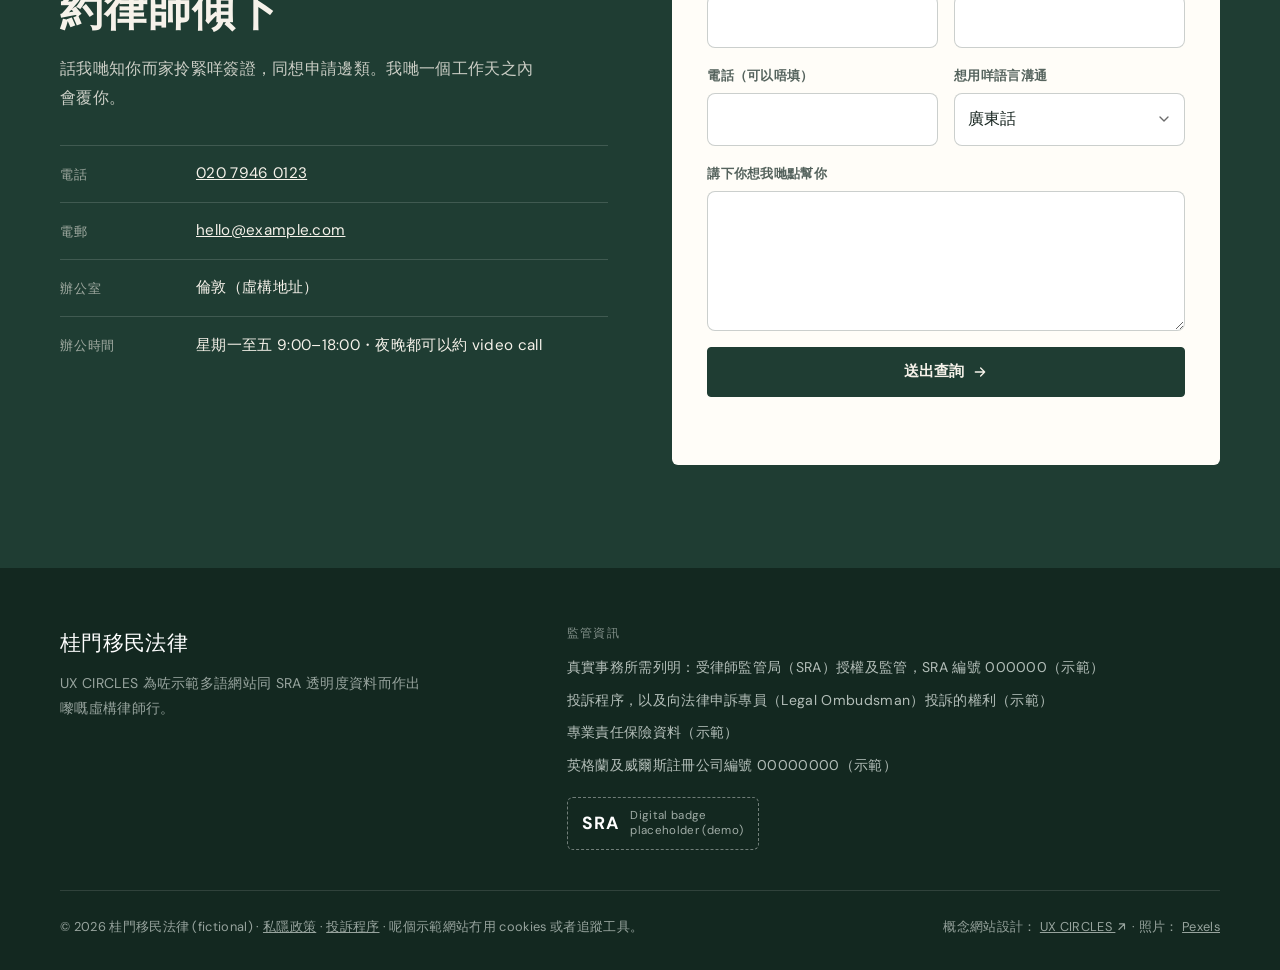
<file: yue/index.html>
<!doctype html>
<html lang="yue-Hant-HK">
<head>
<meta charset="utf-8">
<meta name="viewport" content="width=device-width, initial-scale=1">
<title>桂門移民法律 Laurelgate — 倫敦講廣東話嘅移民律師（示範網站）</title>
<meta name="description" content="UX CIRCLES 設計示範：專幫香港同台灣客嘅倫敦移民律師行。BN(O)、工作簽、配偶簽、永居同入籍，收費事先公開。">
<meta name="robots" content="noindex, follow">
<link rel="canonical" href="https://uxcircles.github.io/demo-immigration/yue/">
<link rel="alternate" hreflang="en-GB" href="https://uxcircles.github.io/demo-immigration/">
<link rel="alternate" hreflang="zh-Hant" href="https://uxcircles.github.io/demo-immigration/zh-hant/">
<link rel="alternate" hreflang="zh-HK" href="https://uxcircles.github.io/demo-immigration/yue/">
<link rel="alternate" hreflang="zh-Hans" href="https://uxcircles.github.io/demo-immigration/zh-hans/">
<link rel="alternate" hreflang="x-default" href="https://uxcircles.github.io/demo-immigration/">
<meta property="og:title" content="桂門移民法律 Laurelgate — 倫敦講廣東話嘅移民律師（示範網站）">
<meta property="og:description" content="UX CIRCLES 設計示範：專幫香港同台灣客嘅倫敦移民律師行。BN(O)、工作簽、配偶簽、永居同入籍，收費事先公開。">
<meta property="og:type" content="website">
<meta property="og:url" content="https://uxcircles.github.io/demo-immigration/yue/">
<meta name="theme-color" content="#1f3d33">
<script>document.documentElement.classList.add("js")</script>
<link rel="icon" href="../favicon.svg" type="image/svg+xml">
<link rel="preconnect" href="https://fonts.googleapis.com">
<link rel="preconnect" href="https://fonts.gstatic.com" crossorigin>
<link rel="stylesheet" href="https://fonts.googleapis.com/css2?family=DM+Serif+Display&family=DM+Sans:opsz,wght@9..40,400;9..40,500;9..40,600;9..40,700&display=swap">
<link rel="stylesheet" href="../styles.css">
<script type="application/ld+json">
{
  "@context": "https://schema.org",
  "@graph": [
    {
      "@type": "LegalService",
      "@id": "https://uxcircles.github.io/demo-immigration/#firm",
      "name": "桂門移民法律",
      "url": "https://uxcircles.github.io/demo-immigration/yue/",
      "description": "UX CIRCLES 設計示範：專幫香港同台灣客嘅倫敦移民律師行。BN(O)、工作簽、配偶簽、永居同入籍，收費事先公開。",
      "telephone": "+44 20 7946 0123",
      "email": "hello@example.com",
      "areaServed": "GB",
      "knowsLanguage": [
        "en",
        "yue",
        "cmn",
        "nan",
        "zh-Hant",
        "zh-Hans"
      ],
      "address": {
        "@type": "PostalAddress",
        "addressLocality": "London",
        "addressCountry": "GB"
      },
      "employee": [
        {
          "@type": "Person",
          "name": "何俊熙 Daniel Ho",
          "jobTitle": "律師・BN(O) 及定居部門主管",
          "knowsLanguage": "粵語、英文"
        },
        {
          "@type": "Person",
          "name": "蔡佳穎 Grace Tsai",
          "jobTitle": "律師・工作及留學簽證",
          "knowsLanguage": "普通話、台語、英文"
        },
        {
          "@type": "Person",
          "name": "Tom Hughes",
          "jobTitle": "資深律師助理・家庭簽證",
          "knowsLanguage": "英文"
        }
      ],
      "makesOffer": [
        {
          "@type": "Offer",
          "name": "BN(O) 簽證——主申請人",
          "priceSpecification": {
            "@type": "PriceSpecification",
            "minPrice": 1200,
            "priceCurrency": "GBP",
            "valueAddedTaxIncluded": false
          },
          "description": "資格評估、文件清單、表格填寫、申請信、遞交"
        },
        {
          "@type": "Offer",
          "name": "青年交流簽證",
          "priceSpecification": {
            "@type": "PriceSpecification",
            "minPrice": 650,
            "priceCurrency": "GBP",
            "valueAddedTaxIncluded": false
          },
          "description": "資格評估、文件清單、表格填寫、遞交"
        },
        {
          "@type": "Offer",
          "name": "技術工作簽證",
          "priceSpecification": {
            "@type": "PriceSpecification",
            "minPrice": 1500,
            "priceCurrency": "GBP",
            "valueAddedTaxIncluded": false
          },
          "description": "擔保證明審核、文件清單、表格填寫、遞交、生物特徵登記指引"
        },
        {
          "@type": "Offer",
          "name": "配偶或伴侶簽證",
          "priceSpecification": {
            "@type": "PriceSpecification",
            "minPrice": 1800,
            "priceCurrency": "GBP",
            "valueAddedTaxIncluded": false
          },
          "description": "關係及財務證明審閱、表格填寫、陳述書、遞交"
        },
        {
          "@type": "Offer",
          "name": "永久居留 ILR",
          "priceSpecification": {
            "@type": "PriceSpecification",
            "minPrice": 1250,
            "priceCurrency": "GBP",
            "valueAddedTaxIncluded": false
          },
          "description": "離境天數計算、要求審核、表格填寫、遞交"
        },
        {
          "@type": "Offer",
          "name": "英國入籍（歸化）",
          "priceSpecification": {
            "@type": "PriceSpecification",
            "minPrice": 950,
            "priceCurrency": "GBP",
            "valueAddedTaxIncluded": false
          },
          "description": "要求審核、證明人指引、表格填寫、遞交"
        }
      ]
    },
    {
      "@type": "FAQPage",
      "mainEntity": [
        {
          "@type": "Question",
          "name": "BN(O) 轉永居（ILR）你哋可唔可以幫手？",
          "acceptedAnswer": {
            "@type": "Answer",
            "text": "可以。申請之前我哋會幫你睇連續居住紀錄、出境日數同其他要求，再準備同遞交申請。規矩可能會改，所以傾嘅時候我哋會同你確認最新情況。"
          }
        },
        {
          "@type": "Question",
          "name": "你哋收費包唔包內政部嘅申請費？",
          "acceptedAnswer": {
            "@type": "Answer",
            "text": "唔包。內政部申請費同移民健康附加費（IHS）要直接交俾內政部，同我哋律師費分開計。申請之前我哋會話你知最新幾多錢。"
          }
        },
        {
          "@type": "Question",
          "name": "申請要幾耐？",
          "acceptedAnswer": {
            "@type": "Answer",
            "text": "準備文件一般要兩至四個禮拜，睇你幾快預備好啲文件。內政部審批幾耐就因簽證而異，可以睇 GOV.UK 公布嘅資料。"
          }
        },
        {
          "@type": "Question",
          "name": "可唔可以用廣東話或者普通話傾？",
          "acceptedAnswer": {
            "@type": "Answer",
            "text": "可以。廣東話、普通話、英文都得，可以上嚟倫敦寫字樓，或者 video call。"
          }
        }
      ]
    }
  ]
}
</script>
</head>
<body class="lang-yue">
<a class="skip" href="#main">跳去主要內容</a>
<div class="demo-bar" role="note"><span class="demo-tag">DEMO</span><span><a href="https://ux-circles.com/professionals">UX CIRCLES</a> 設計嘅示範網站。呢間係虛構公司，唔係真嘅，入面啲內容唔算係任何專業意見。</span></div>

<header class="site-header">
  <div class="wrap header-inner">
    <a class="brand" href="./" aria-label="桂門移民法律">
      <svg viewBox="0 0 40 40" aria-hidden="true"><rect width="40" height="40" rx="20" fill="#1f3d33"/><path d="M12 30V17a8 8 0 0 1 16 0v13" stroke="#e8dcc2" stroke-width="2.6" fill="none"/><path d="M20 12c-2 3-2 6 0 9 2-3 2-6 0-9z" fill="#c9a45c"/><path d="M9 30h22" stroke="#e8dcc2" stroke-width="2.6" stroke-linecap="round"/></svg>
      <span class="brand-text"><span class="brand-name">桂門移民法律</span><span class="brand-sub">倫敦移民律師事務所</span></span>
    </a>
    <nav class="main-nav" aria-label="選單">
      <ul><li><a href="#routes">簽證類別</a></li><li><a href="#fees">收費</a></li><li><a href="#process">服務流程</a></li><li><a href="#team">團隊</a></li><li><a href="#faq">常見問題</a></li></ul>
    </nav>
    <div class="header-tools">
      <div class="lang-switch" role="group" aria-label="語言"><a href="../" lang="en-GB" hreflang="en-GB" title="English">EN</a><a href="../zh-hant/" lang="zh-Hant" hreflang="zh-Hant" title="繁體中文">繁</a><a href="./" lang="yue-Hant-HK" hreflang="zh-HK" title="廣東話" aria-current="true">粵</a><a href="../zh-hans/" lang="zh-Hans" hreflang="zh-Hans" title="简体中文">简</a></div>
      <a class="btn btn-sm" href="#contact">預約諮詢</a>
      <button class="menu-btn" type="button" aria-expanded="false" aria-controls="mobile-nav"><span class="sr">選單</span><span class="bars" aria-hidden="true"></span></button>
    </div>
  </div>
  <nav id="mobile-nav" class="mobile-nav" aria-label="選單" hidden>
    <ul><li><a href="#routes">簽證類別</a></li><li><a href="#fees">收費</a></li><li><a href="#process">服務流程</a></li><li><a href="#team">團隊</a></li><li><a href="#faq">常見問題</a></li><li><a href="#contact">聯絡我們</a></li></ul>
  </nav>
</header>

<main id="main">
  <section class="hero hero-photo-bg" data-parallax style="--hero-img:url('img/hero-westminster.webp')">
    <div class="wrap hero-inner">
      <div class="hero-copy">
        <p class="eyebrow">專幫香港同台灣家庭嘅移民律師</p>
        <h1><span class="ph">下一個簽證</span> <span class="ph">用你信得過嘅語言傾</span></h1>
        <p class="lede">BN(O)、工作、家庭、永居同入籍申請——用廣東話、普通話或者英文一步步同你講清楚，未約之前已經公開定價。</p>
        <div class="hero-actions">
          <a class="btn btn-light" href="#contact">約律師傾下 <svg class="ico" viewBox="0 0 24 24" fill="none" stroke="currentColor" stroke-width="2" stroke-linecap="round" stroke-linejoin="round" aria-hidden="true"><path d="M5 12h14M13 6l6 6-6 6"/></svg></a>
          <a class="btn btn-outline-light" href="#routes">睇下有咩簽證</a>
        </div>
        <ul class="trust"><li><svg class="ico ico-check" viewBox="0 0 24 24" fill="none" stroke="currentColor" stroke-width="2.2" stroke-linecap="round" stroke-linejoin="round" aria-hidden="true"><path d="M5 12l5 5L20 7"/></svg><span>公開定額收費</span></li><li><svg class="ico ico-check" viewBox="0 0 24 24" fill="none" stroke="currentColor" stroke-width="2.2" stroke-linecap="round" stroke-linejoin="round" aria-hidden="true"><path d="M5 12l5 5L20 7"/></svg><span>廣東話・普通話・英文</span></li><li><svg class="ico ico-check" viewBox="0 0 24 24" fill="none" stroke="currentColor" stroke-width="2.2" stroke-linecap="round" stroke-linejoin="round" aria-hidden="true"><path d="M5 12l5 5L20 7"/></svg><span>受 SRA 監管（示範）</span></li></ul>
      </div>
      <div class="hero-visual">
        <div class="finder">
          <p class="finder-title">你而家係咩情況？</p>
          <ul><li><a href="#routes">我有 BN(O) 護照<span><svg class="ico" viewBox="0 0 24 24" fill="none" stroke="currentColor" stroke-width="2" stroke-linecap="round" stroke-linejoin="round" aria-hidden="true"><path d="M5 12h14M13 6l6 6-6 6"/></svg></span></a></li><li><a href="#routes">我嚟自台灣，想嚟英國做嘢<span><svg class="ico" viewBox="0 0 24 24" fill="none" stroke="currentColor" stroke-width="2" stroke-linecap="round" stroke-linejoin="round" aria-hidden="true"><path d="M5 12h14M13 6l6 6-6 6"/></svg></span></a></li><li><a href="#routes">我搵到英國份工<span><svg class="ico" viewBox="0 0 24 24" fill="none" stroke="currentColor" stroke-width="2" stroke-linecap="round" stroke-linejoin="round" aria-hidden="true"><path d="M5 12h14M13 6l6 6-6 6"/></svg></span></a></li><li><a href="#routes">我另一半喺英國<span><svg class="ico" viewBox="0 0 24 24" fill="none" stroke="currentColor" stroke-width="2" stroke-linecap="round" stroke-linejoin="round" aria-hidden="true"><path d="M5 12h14M13 6l6 6-6 6"/></svg></span></a></li><li><a href="#routes">我喺英國住咗 5 年以上<span><svg class="ico" viewBox="0 0 24 24" fill="none" stroke="currentColor" stroke-width="2" stroke-linecap="round" stroke-linejoin="round" aria-hidden="true"><path d="M5 12h14M13 6l6 6-6 6"/></svg></span></a></li></ul>
          <p class="finder-note">唔肯定？用廣東話、普通話或者英文問我哋。</p>
        </div></div>
    </div>
  </section>

  <section class="section" id="routes">
    <div class="wrap">
      <header class="sec-head">
        <p class="eyebrow">簽證類別</p>
        <h2>你係邊一類簽證？</h2>
        <p>每種簽證都有自己嘅規矩同要交嘅文件。你先揀最似你情況嗰類，傾嘅時候我哋會幫你確認。</p>
      </header>
      <div class="svc-grid">
      <article class="svc">
        <p class="svc-kicker">香港</p>
        <h3>BN(O) 簽證</h3>
        <p>幫 BN(O) 持有人同屋企人辦申請、續簽同轉永居。</p>
        <ul class="ticks"><li><svg class="ico ico-check" viewBox="0 0 24 24" fill="none" stroke="currentColor" stroke-width="2.2" stroke-linecap="round" stroke-linejoin="round" aria-hidden="true"><path d="M5 12l5 5L20 7"/></svg><span>主申請人及受養人</span></li><li><svg class="ico ico-check" viewBox="0 0 24 24" fill="none" stroke="currentColor" stroke-width="2.2" stroke-linecap="round" stroke-linejoin="round" aria-hidden="true"><path d="M5 12l5 5L20 7"/></svg><span>續簽</span></li><li><svg class="ico ico-check" viewBox="0 0 24 24" fill="none" stroke="currentColor" stroke-width="2.2" stroke-linecap="round" stroke-linejoin="round" aria-hidden="true"><path d="M5 12l5 5L20 7"/></svg><span>轉為定居</span></li></ul>
        
      </article>
      <article class="svc">
        <p class="svc-kicker">台灣</p>
        <h3>青年交流簽證</h3>
        <p>啱嚟自合資格國家同地區（包括台灣）、想喺英國生活同做嘢一段時間嘅後生仔女。</p>
        <ul class="ticks"><li><svg class="ico ico-check" viewBox="0 0 24 24" fill="none" stroke="currentColor" stroke-width="2.2" stroke-linecap="round" stroke-linejoin="round" aria-hidden="true"><path d="M5 12l5 5L20 7"/></svg><span>睇下你夠唔夠資格、幾時申請最好</span></li><li><svg class="ico ico-check" viewBox="0 0 24 24" fill="none" stroke="currentColor" stroke-width="2.2" stroke-linecap="round" stroke-linejoin="round" aria-hidden="true"><path d="M5 12l5 5L20 7"/></svg><span>申請文件準備</span></li><li><svg class="ico ico-check" viewBox="0 0 24 24" fill="none" stroke="currentColor" stroke-width="2.2" stroke-linecap="round" stroke-linejoin="round" aria-hidden="true"><path d="M5 12l5 5L20 7"/></svg><span>青年交流簽證完咗之後點部署</span></li></ul>
        
      </article>
      <article class="svc">
        <p class="svc-kicker">工作</p>
        <h3>技術工作簽證</h3>
        <p>啱已經搵到英國持牌僱主請你嘅人，亦都幫僱主申請擔保牌照。</p>
        <ul class="ticks"><li><svg class="ico ico-check" viewBox="0 0 24 24" fill="none" stroke="currentColor" stroke-width="2.2" stroke-linecap="round" stroke-linejoin="round" aria-hidden="true"><path d="M5 12l5 5L20 7"/></svg><span>擔保證明（CoS）審核</span></li><li><svg class="ico ico-check" viewBox="0 0 24 24" fill="none" stroke="currentColor" stroke-width="2.2" stroke-linecap="round" stroke-linejoin="round" aria-hidden="true"><path d="M5 12l5 5L20 7"/></svg><span>由學生或畢業生簽證轉換</span></li><li><svg class="ico ico-check" viewBox="0 0 24 24" fill="none" stroke="currentColor" stroke-width="2.2" stroke-linecap="round" stroke-linejoin="round" aria-hidden="true"><path d="M5 12l5 5L20 7"/></svg><span>僱主擔保牌照</span></li></ul>
        
      </article>
      <article class="svc">
        <p class="svc-kicker">家庭</p>
        <h3>配偶及伴侶簽證</h3>
        <p>幫你另一半嚟英國，仔細準備關係同財政證明。</p>
        <ul class="ticks"><li><svg class="ico ico-check" viewBox="0 0 24 24" fill="none" stroke="currentColor" stroke-width="2.2" stroke-linecap="round" stroke-linejoin="round" aria-hidden="true"><path d="M5 12l5 5L20 7"/></svg><span>關係證明文件</span></li><li><svg class="ico ico-check" viewBox="0 0 24 24" fill="none" stroke="currentColor" stroke-width="2.2" stroke-linecap="round" stroke-linejoin="round" aria-hidden="true"><path d="M5 12l5 5L20 7"/></svg><span>財務要求</span></li><li><svg class="ico ico-check" viewBox="0 0 24 24" fill="none" stroke="currentColor" stroke-width="2.2" stroke-linecap="round" stroke-linejoin="round" aria-hidden="true"><path d="M5 12l5 5L20 7"/></svg><span>續簽</span></li></ul>
        
      </article>
      <article class="svc">
        <p class="svc-kicker">定居</p>
        <h3>永久居留 ILR</h3>
        <p>申請永居之前，先幫你睇清楚連續居住、出境日數同其他要求。</p>
        <ul class="ticks"><li><svg class="ico ico-check" viewBox="0 0 24 24" fill="none" stroke="currentColor" stroke-width="2.2" stroke-linecap="round" stroke-linejoin="round" aria-hidden="true"><path d="M5 12l5 5L20 7"/></svg><span>出境日數計算</span></li><li><svg class="ico ico-check" viewBox="0 0 24 24" fill="none" stroke="currentColor" stroke-width="2.2" stroke-linecap="round" stroke-linejoin="round" aria-hidden="true"><path d="M5 12l5 5L20 7"/></svg><span>Life in the UK 及英語要求</span></li><li><svg class="ico ico-check" viewBox="0 0 24 24" fill="none" stroke="currentColor" stroke-width="2.2" stroke-linecap="round" stroke-linejoin="round" aria-hidden="true"><path d="M5 12l5 5L20 7"/></svg><span>申請文件審閱</span></li></ul>
        
      </article>
      <article class="svc">
        <p class="svc-kicker">入籍</p>
        <h3>英國入籍</h3>
        <p>幫你申請入籍，同埋幫仔女登記做英國公民。</p>
        <ul class="ticks"><li><svg class="ico ico-check" viewBox="0 0 24 24" fill="none" stroke="currentColor" stroke-width="2.2" stroke-linecap="round" stroke-linejoin="round" aria-hidden="true"><path d="M5 12l5 5L20 7"/></svg><span>歸化入籍</span></li><li><svg class="ico ico-check" viewBox="0 0 24 24" fill="none" stroke="currentColor" stroke-width="2.2" stroke-linecap="round" stroke-linejoin="round" aria-hidden="true"><path d="M5 12l5 5L20 7"/></svg><span>子女登記</span></li><li><svg class="ico ico-check" viewBox="0 0 24 24" fill="none" stroke="currentColor" stroke-width="2.2" stroke-linecap="round" stroke-linejoin="round" aria-hidden="true"><path d="M5 12l5 5L20 7"/></svg><span>品格要求評估</span></li></ul>
        
      </article>
      <article class="svc">
        <p class="svc-kicker">留學</p>
        <h3>學生及畢業生簽證</h3>
        <p>啱嚟英國讀書嘅學生，同埋畢業之後想留低做嘢嘅人。</p>
        <ul class="ticks"><li><svg class="ico ico-check" viewBox="0 0 24 24" fill="none" stroke="currentColor" stroke-width="2.2" stroke-linecap="round" stroke-linejoin="round" aria-hidden="true"><path d="M5 12l5 5L20 7"/></svg><span>學生簽證申請</span></li><li><svg class="ico ico-check" viewBox="0 0 24 24" fill="none" stroke="currentColor" stroke-width="2.2" stroke-linecap="round" stroke-linejoin="round" aria-hidden="true"><path d="M5 12l5 5L20 7"/></svg><span>畢業生簽證</span></li><li><svg class="ico ico-check" viewBox="0 0 24 24" fill="none" stroke="currentColor" stroke-width="2.2" stroke-linecap="round" stroke-linejoin="round" aria-hidden="true"><path d="M5 12l5 5L20 7"/></svg><span>後續簽證規劃</span></li></ul>
        
      </article></div>
    </div>
  </section>

  <section class="section section-tint" id="fees">
    <div class="wrap">
      <header class="sec-head">
        <p class="eyebrow">收費</p>
        <h2><span class="ph">律師費</span> <span class="ph">事先講明</span></h2>
        <p>一般申請係定價收費。如果有被拒簽、上訴或者刑事紀錄呢類複雜情況，就會另外報價。全部價錢都係示範用嘅虛構數字。</p>
      </header>
      <div class="table-wrap">
        <table class="fees">
          <thead><tr><th scope="col">服務</th><th scope="col">律師費（起）</th><th scope="col">包含</th></tr></thead>
          <tbody>
            <tr><th scope="row">BN(O) 簽證——主申請人</th><td class="fee">£1,200 <small>+ VAT</small></td><td>資格評估、文件清單、表格填寫、申請信、遞交</td></tr>
            <tr><th scope="row">青年交流簽證</th><td class="fee">£650 <small>+ VAT</small></td><td>資格評估、文件清單、表格填寫、遞交</td></tr>
            <tr><th scope="row">技術工作簽證</th><td class="fee">£1,500 <small>+ VAT</small></td><td>擔保證明審核、文件清單、表格填寫、遞交、生物特徵登記指引</td></tr>
            <tr><th scope="row">配偶或伴侶簽證</th><td class="fee">£1,800 <small>+ VAT</small></td><td>關係及財務證明審閱、表格填寫、陳述書、遞交</td></tr>
            <tr><th scope="row">永久居留 ILR</th><td class="fee">£1,250 <small>+ VAT</small></td><td>離境天數計算、要求審核、表格填寫、遞交</td></tr>
            <tr><th scope="row">英國入籍（歸化）</th><td class="fee">£950 <small>+ VAT</small></td><td>要求審核、證明人指引、表格填寫、遞交</td></tr>
          </tbody>
        </table>
      </div>
      <p class="fees-note">唔包：內政部申請費、移民健康附加費、文件翻譯費，同埋英文試或者 Life in the UK 考試費。</p>
    </div>
  </section>

  <section class="section" id="process">
    <div class="wrap">
      <header class="sec-head">
        <p class="eyebrow">服務流程</p>
        <h2>服務流程</h2>
      </header>
      <ol class="process">
        <li><span class="n">01</span><h3>法律諮詢</h3><p>同律師傾 45 分鐘，確認你係邊類簽證同要啲咩文件。</p></li>
        <li><span class="n">02</span><h3>定額報價及文件清單</h3><p>用你嘅語言俾你書面報價同文件清單。</p></li>
        <li><span class="n">03</span><h3>準備申請</h3><p>逐份文件睇清楚，再準備申請表同申請信。</p></li>
        <li><span class="n">04</span><h3>遞交及進度更新</h3><p>幫你遞交、跟進度，內政部每封信都同你解釋。</p></li>
      </ol>
    </div>
  </section>

  <section class="section" id="team">
    <div class="wrap">
      <header class="sec-head">
        <p class="eyebrow">我們的團隊</p>
        <h2>識講你嘅語言嘅移民律師</h2>
      </header>
      <div class="team-grid">
      <article class="person">
        <div class="avatar" aria-hidden="true">DH</div>
        <div>
          <h3>何俊熙 Daniel Ho</h3>
          <p class="role">律師・BN(O) 及定居部門主管</p>
          <p class="bio">喺香港大，喺英格蘭考到律師牌，專幫家庭搞 BN(O)、永居同入籍。</p>
          <p class="speaks"><span>識講</span> 粵語、英文</p>
        </div>
      </article>
      <article class="person">
        <div class="avatar" aria-hidden="true">GT</div>
        <div>
          <h3>蔡佳穎 Grace Tsai</h3>
          <p class="role">律師・工作及留學簽證</p>
          <p class="bio">嚟自台北，幫學生、畢業生同僱主處理學生簽、畢業生簽同工作簽。</p>
          <p class="speaks"><span>識講</span> 普通話、台語、英文</p>
        </div>
      </article>
      <article class="person">
        <div class="avatar" aria-hidden="true">TH</div>
        <div>
          <h3>Tom Hughes</h3>
          <p class="role">資深律師助理・家庭簽證</p>
          <p class="bio">負責配偶同伴侶簽證，最叻整理清清楚楚、齊齊全全嘅證明文件。</p>
          <p class="speaks"><span>識講</span> 英文</p>
        </div>
      </article></div>
    </div>
  </section>

  <section class="section section-tint" id="faq">
    <div class="wrap narrow">
      <header class="sec-head">
        <p class="eyebrow">FAQ</p>
        <h2>常見問題</h2>
      </header>
      <div class="faq">
      <details class="qa">
        <summary>BN(O) 轉永居（ILR）你哋可唔可以幫手？</summary>
        <div><p>可以。申請之前我哋會幫你睇連續居住紀錄、出境日數同其他要求，再準備同遞交申請。規矩可能會改，所以傾嘅時候我哋會同你確認最新情況。</p></div>
      </details>
      <details class="qa">
        <summary>你哋收費包唔包內政部嘅申請費？</summary>
        <div><p>唔包。內政部申請費同移民健康附加費（IHS）要直接交俾內政部，同我哋律師費分開計。申請之前我哋會話你知最新幾多錢。</p></div>
      </details>
      <details class="qa">
        <summary>申請要幾耐？</summary>
        <div><p>準備文件一般要兩至四個禮拜，睇你幾快預備好啲文件。內政部審批幾耐就因簽證而異，可以睇 GOV.UK 公布嘅資料。</p></div>
      </details>
      <details class="qa">
        <summary>可唔可以用廣東話或者普通話傾？</summary>
        <div><p>可以。廣東話、普通話、英文都得，可以上嚟倫敦寫字樓，或者 video call。</p></div>
      </details></div>
    </div>
  </section>

  <section class="section contact" id="contact">
    <div class="wrap contact-inner">
      <div>
        <p class="eyebrow">聯絡我們</p>
        <h2>約律師傾下</h2>
        <p>話我哋知你而家拎緊咩簽證，同想申請邊類。我哋一個工作天之內會覆你。</p>
        <ul class="contact-list">
          <li><span>電話</span><a href="tel:+442079460123">020 7946 0123</a></li>
          <li><span>電郵</span><a href="mailto:hello@example.com">hello@example.com</a></li>
          <li><span>辦公室</span>倫敦（虛構地址）</li>
          <li><span>辦公時間</span>星期一至五 9:00–18:00・夜晚都可以約 video call</li>
        </ul>
      </div>
      <form class="enquiry" novalidate data-demo-msg="呢個係示範網站，你嘅訊息冇寄出到。">
        <label>姓名<input name="name" autocomplete="name" required></label>
        <label>電郵<input name="email" type="email" autocomplete="email" required></label>
        <label>電話（可以唔填）<input name="phone" type="tel" autocomplete="tel"></label>
        <label>想用咩語言溝通<select name="lang"><option>English</option><option>繁體中文</option><option selected>廣東話</option><option>简体中文</option></select></label>
        <label class="full">講下你想我哋點幫你<textarea name="message" rows="4"></textarea></label>
        <button class="btn full" type="submit">送出查詢 <svg class="ico" viewBox="0 0 24 24" fill="none" stroke="currentColor" stroke-width="2" stroke-linecap="round" stroke-linejoin="round" aria-hidden="true"><path d="M5 12h14M13 6l6 6-6 6"/></svg></button>
        <p class="form-status full" role="status" aria-live="polite"></p>
      </form>
    </div>
  </section>
</main>

<footer class="site-footer">
  <div class="wrap">
    <div class="footer-top">
      <div>
        <p class="footer-brand">桂門移民法律</p>
        <p class="footer-sub">UX CIRCLES 為咗示範多語網站同 SRA 透明度資料而作出嚟嘅虛構律師行。</p>
      </div>
      <div class="reg">
        <p class="reg-title">監管資訊</p>
        <ul><li>真實事務所需列明：受律師監管局（SRA）授權及監管，SRA 編號 000000（示範）</li><li>投訴程序，以及向法律申訴專員（Legal Ombudsman）投訴的權利（示範）</li><li>專業責任保險資料（示範）</li><li>英格蘭及威爾斯註冊公司編號 00000000（示範）</li></ul>
        <div class="sra-badge" aria-label="SRA digital badge placeholder"><b>SRA</b><span>Digital badge<br>placeholder (demo)</span></div>
      </div>
    </div>
    <div class="footer-bottom">
      <p>© 2026 桂門移民法律 (fictional) · <a href="#contact">私隱政策</a> · <a href="#contact">投訴程序</a> · 呢個示範網站冇用 cookies 或者追蹤工具。</p>
      <p>概念網站設計： <a href="https://ux-circles.com/professionals">UX CIRCLES <svg class="ico" viewBox="0 0 24 24" fill="none" stroke="currentColor" stroke-width="2" stroke-linecap="round" stroke-linejoin="round" aria-hidden="true"><path d="M7 17L17 7M8 7h9v9"/></svg></a> · 照片： <a href="https://www.pexels.com/">Pexels</a></p>
    </div>
  </div>
</footer>
<script src="../main.js" defer></script>
</body>
</html>
</file>
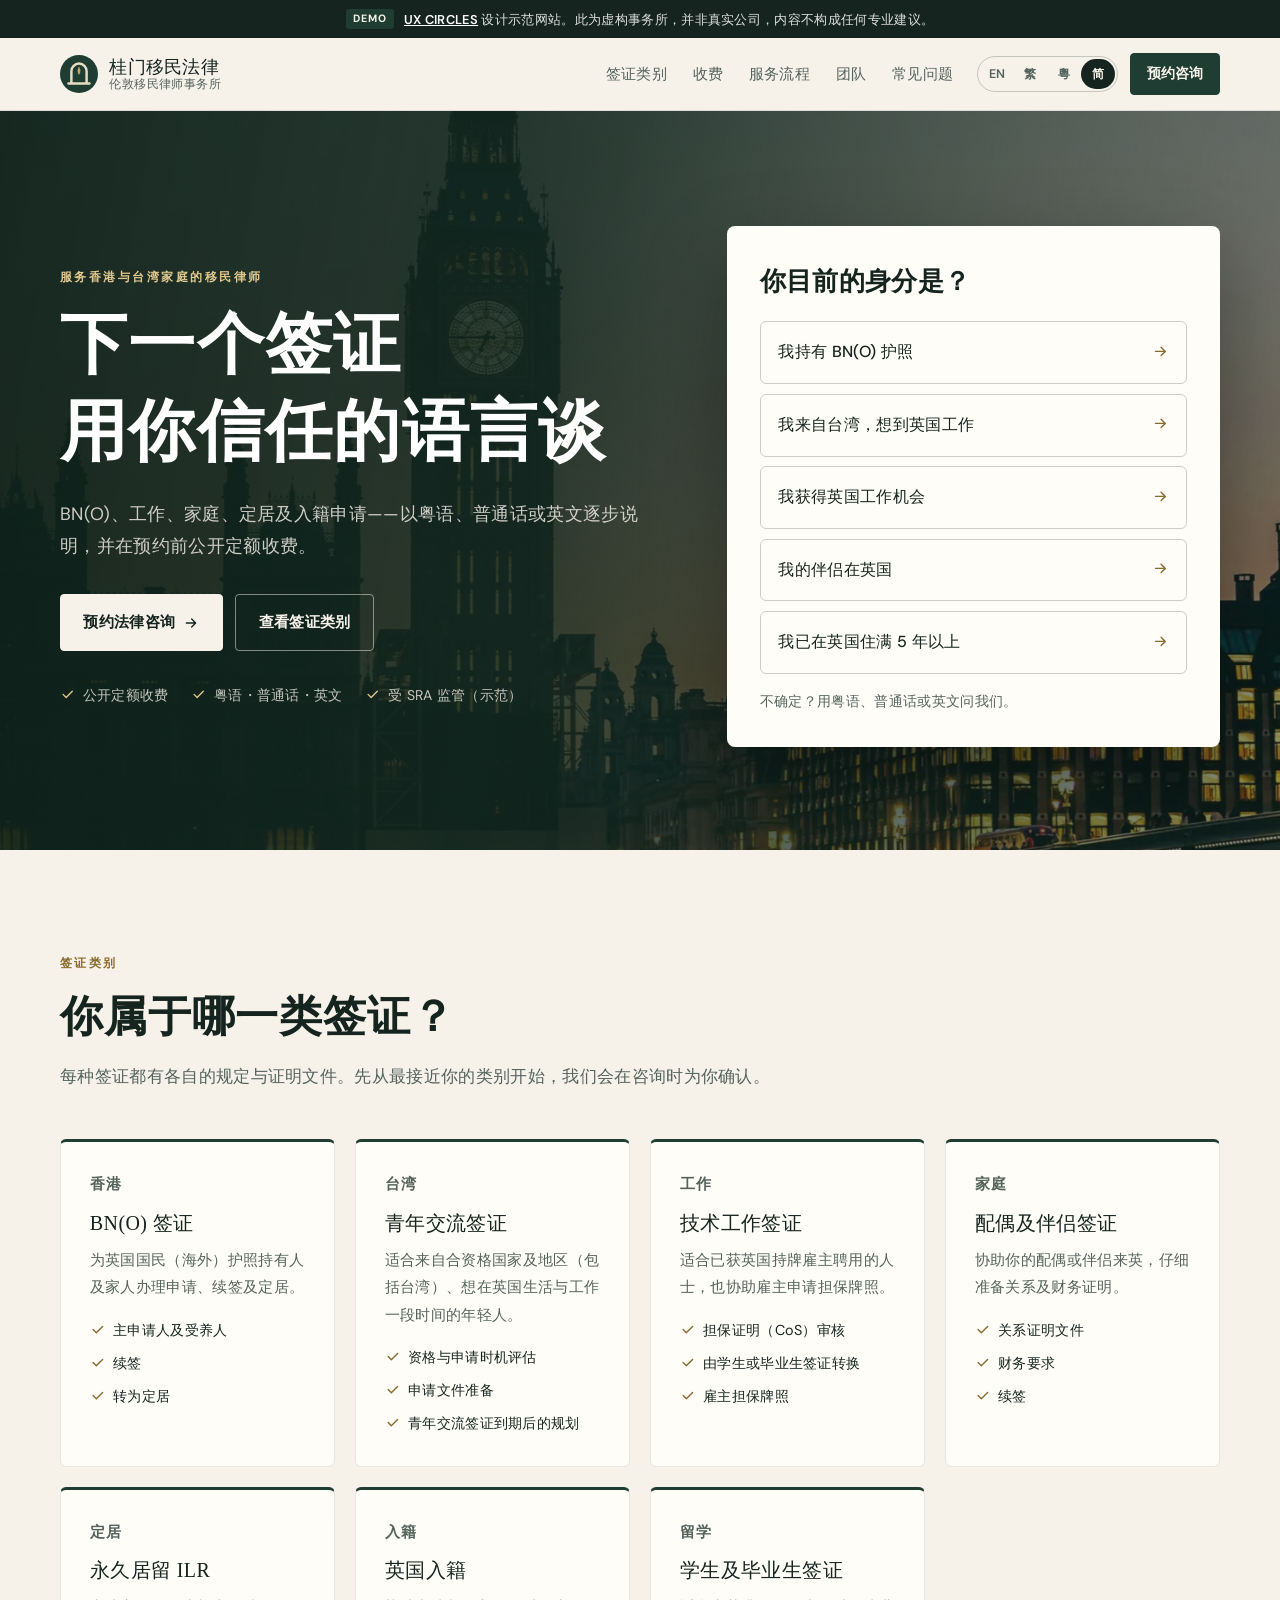
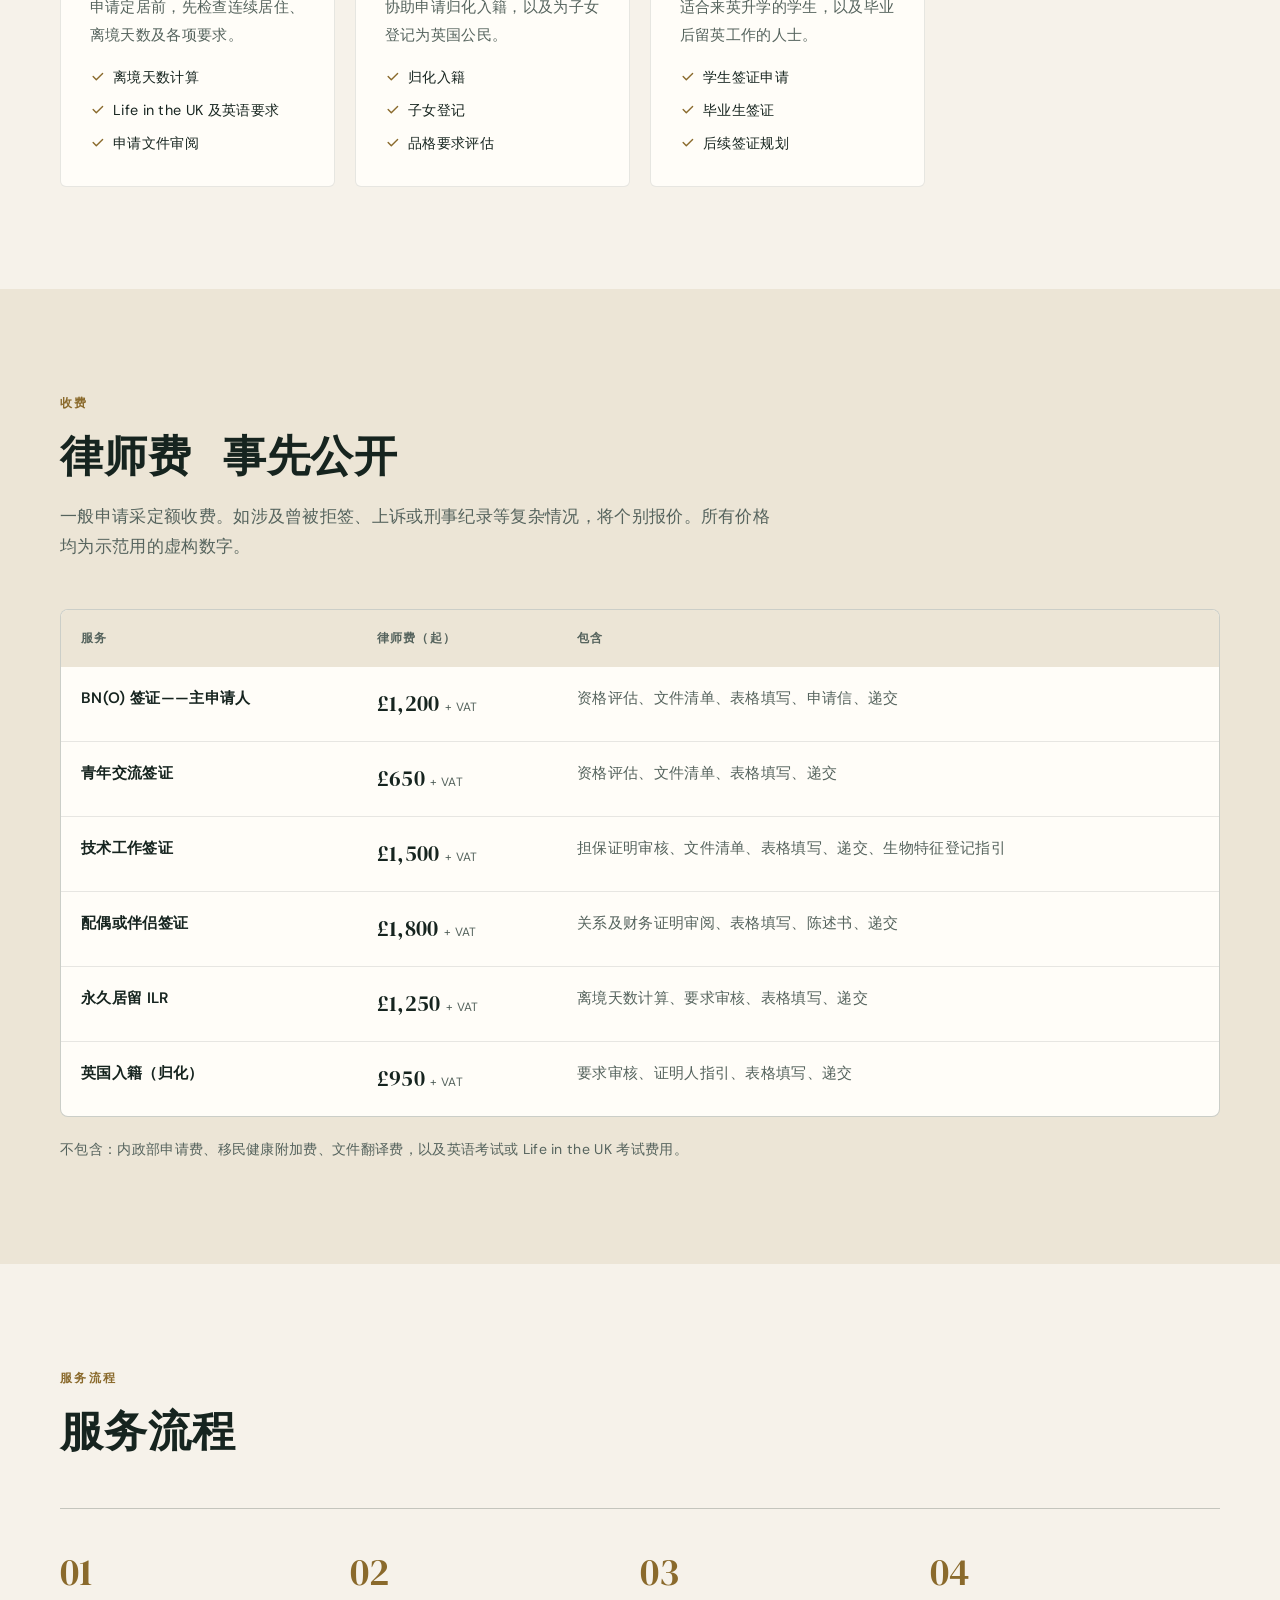
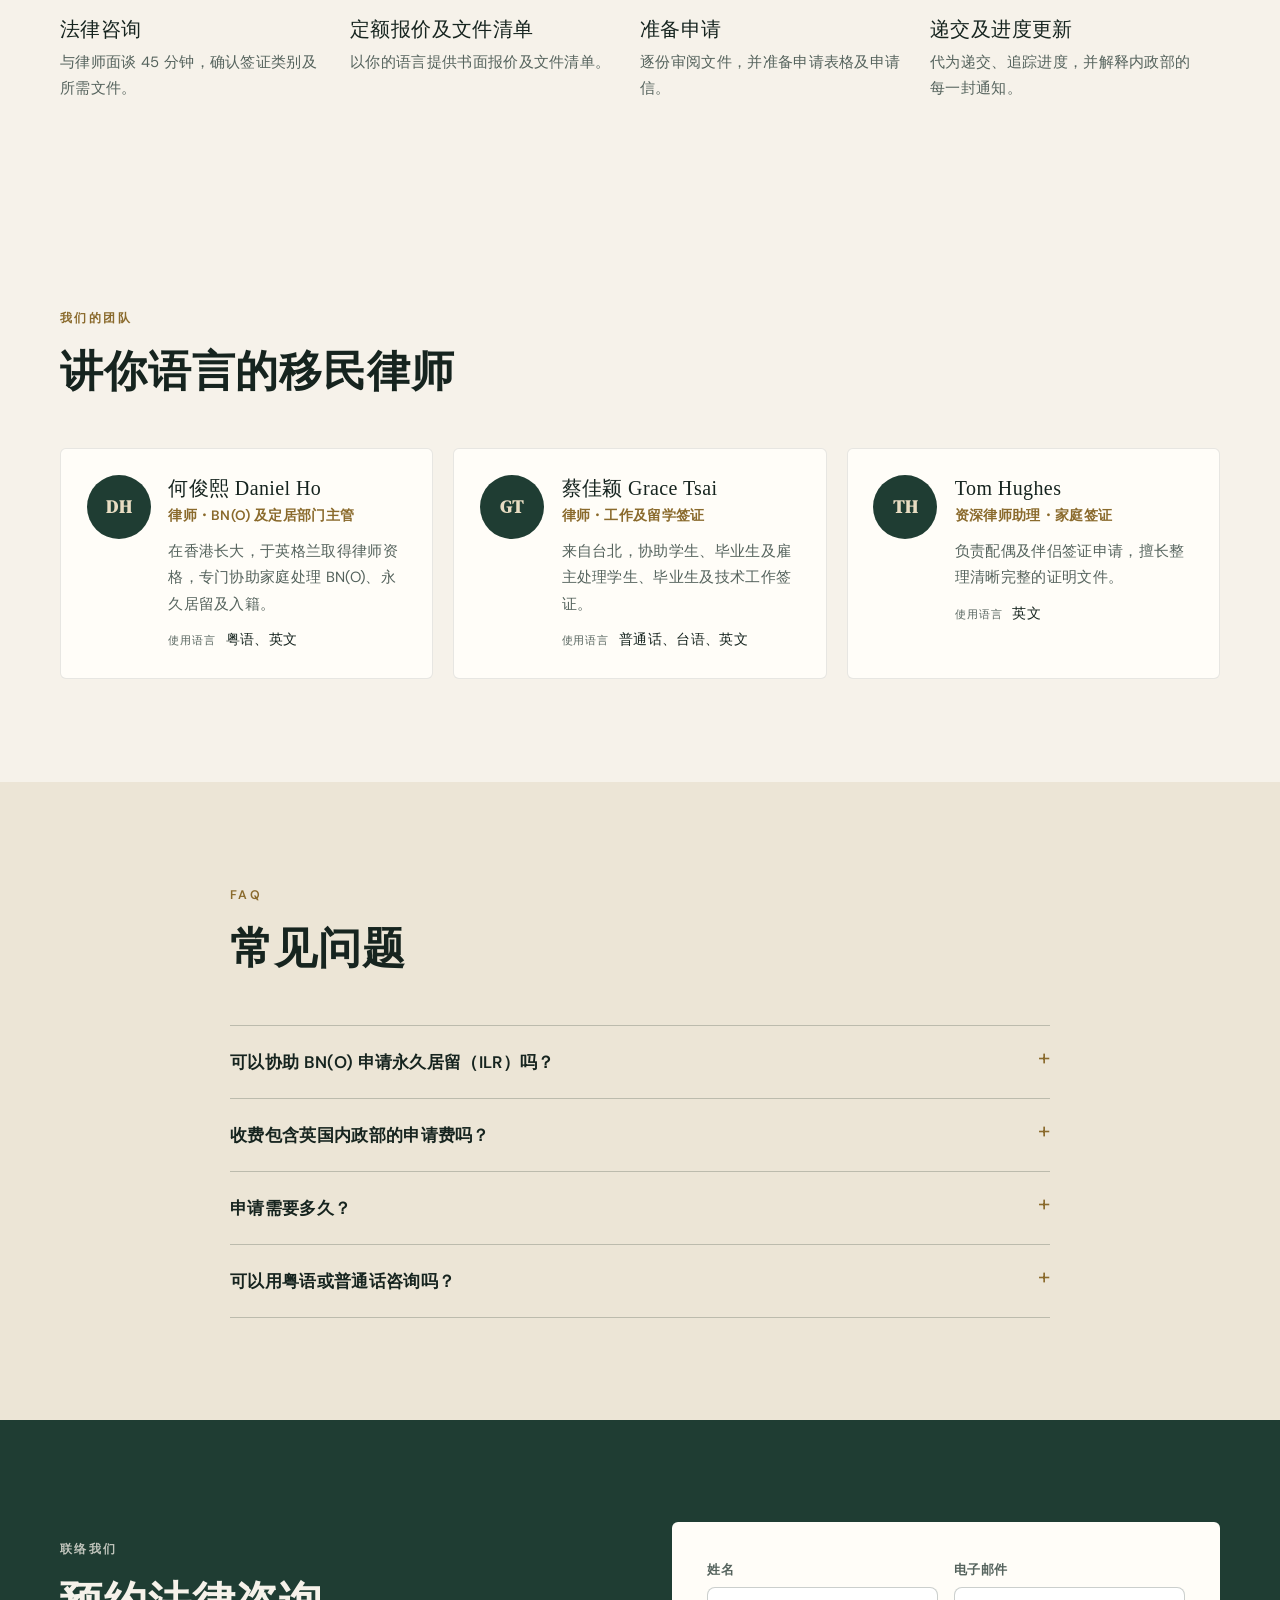
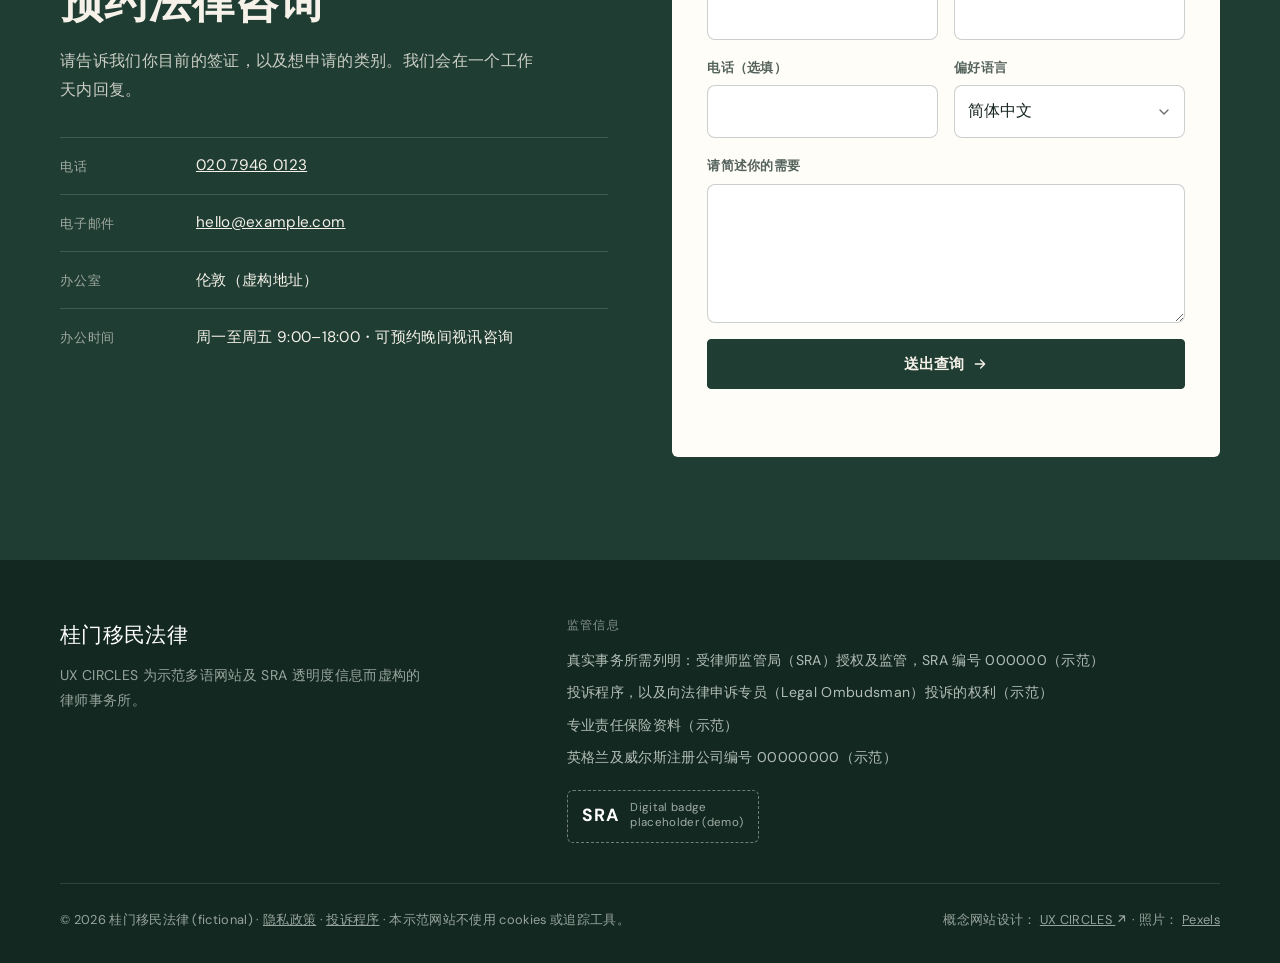
<file: zh-hans/index.html>
<!doctype html>
<html lang="zh-Hans">
<head>
<meta charset="utf-8">
<meta name="viewport" content="width=device-width, initial-scale=1">
<title>桂门移民法律 Laurelgate — 伦敦粤语、普通话移民律师（示范网站）</title>
<meta name="description" content="UX CIRCLES 设计示范：服务香港及台湾客户的伦敦移民律师事务所。BN(O)、技术工作、配偶签证、永久居留及入籍，事先公开定额收费。">
<meta name="robots" content="noindex, follow">
<link rel="canonical" href="https://uxcircles.github.io/demo-immigration/zh-hans/">
<link rel="alternate" hreflang="en-GB" href="https://uxcircles.github.io/demo-immigration/">
<link rel="alternate" hreflang="zh-Hant" href="https://uxcircles.github.io/demo-immigration/zh-hant/">
<link rel="alternate" hreflang="zh-HK" href="https://uxcircles.github.io/demo-immigration/yue/">
<link rel="alternate" hreflang="zh-Hans" href="https://uxcircles.github.io/demo-immigration/zh-hans/">
<link rel="alternate" hreflang="x-default" href="https://uxcircles.github.io/demo-immigration/">
<meta property="og:title" content="桂门移民法律 Laurelgate — 伦敦粤语、普通话移民律师（示范网站）">
<meta property="og:description" content="UX CIRCLES 设计示范：服务香港及台湾客户的伦敦移民律师事务所。BN(O)、技术工作、配偶签证、永久居留及入籍，事先公开定额收费。">
<meta property="og:type" content="website">
<meta property="og:url" content="https://uxcircles.github.io/demo-immigration/zh-hans/">
<meta name="theme-color" content="#1f3d33">
<script>document.documentElement.classList.add("js")</script>
<link rel="icon" href="../favicon.svg" type="image/svg+xml">
<link rel="preconnect" href="https://fonts.googleapis.com">
<link rel="preconnect" href="https://fonts.gstatic.com" crossorigin>
<link rel="stylesheet" href="https://fonts.googleapis.com/css2?family=DM+Serif+Display&family=DM+Sans:opsz,wght@9..40,400;9..40,500;9..40,600;9..40,700&display=swap">
<link rel="stylesheet" href="../styles.css">
<script type="application/ld+json">
{
  "@context": "https://schema.org",
  "@graph": [
    {
      "@type": "LegalService",
      "@id": "https://uxcircles.github.io/demo-immigration/#firm",
      "name": "桂门移民法律",
      "url": "https://uxcircles.github.io/demo-immigration/zh-hans/",
      "description": "UX CIRCLES 设计示范：服务香港及台湾客户的伦敦移民律师事务所。BN(O)、技术工作、配偶签证、永久居留及入籍，事先公开定额收费。",
      "telephone": "+44 20 7946 0123",
      "email": "hello@example.com",
      "areaServed": "GB",
      "knowsLanguage": [
        "en",
        "yue",
        "cmn",
        "nan",
        "zh-Hant",
        "zh-Hans"
      ],
      "address": {
        "@type": "PostalAddress",
        "addressLocality": "London",
        "addressCountry": "GB"
      },
      "employee": [
        {
          "@type": "Person",
          "name": "何俊熙 Daniel Ho",
          "jobTitle": "律师・BN(O) 及定居部门主管",
          "knowsLanguage": "粤语、英文"
        },
        {
          "@type": "Person",
          "name": "蔡佳颖 Grace Tsai",
          "jobTitle": "律师・工作及留学签证",
          "knowsLanguage": "普通话、台语、英文"
        },
        {
          "@type": "Person",
          "name": "Tom Hughes",
          "jobTitle": "资深律师助理・家庭签证",
          "knowsLanguage": "英文"
        }
      ],
      "makesOffer": [
        {
          "@type": "Offer",
          "name": "BN(O) 签证——主申请人",
          "priceSpecification": {
            "@type": "PriceSpecification",
            "minPrice": 1200,
            "priceCurrency": "GBP",
            "valueAddedTaxIncluded": false
          },
          "description": "资格评估、文件清单、表格填写、申请信、递交"
        },
        {
          "@type": "Offer",
          "name": "青年交流签证",
          "priceSpecification": {
            "@type": "PriceSpecification",
            "minPrice": 650,
            "priceCurrency": "GBP",
            "valueAddedTaxIncluded": false
          },
          "description": "资格评估、文件清单、表格填写、递交"
        },
        {
          "@type": "Offer",
          "name": "技术工作签证",
          "priceSpecification": {
            "@type": "PriceSpecification",
            "minPrice": 1500,
            "priceCurrency": "GBP",
            "valueAddedTaxIncluded": false
          },
          "description": "担保证明审核、文件清单、表格填写、递交、生物特征登记指引"
        },
        {
          "@type": "Offer",
          "name": "配偶或伴侣签证",
          "priceSpecification": {
            "@type": "PriceSpecification",
            "minPrice": 1800,
            "priceCurrency": "GBP",
            "valueAddedTaxIncluded": false
          },
          "description": "关系及财务证明审阅、表格填写、陈述书、递交"
        },
        {
          "@type": "Offer",
          "name": "永久居留 ILR",
          "priceSpecification": {
            "@type": "PriceSpecification",
            "minPrice": 1250,
            "priceCurrency": "GBP",
            "valueAddedTaxIncluded": false
          },
          "description": "离境天数计算、要求审核、表格填写、递交"
        },
        {
          "@type": "Offer",
          "name": "英国入籍（归化）",
          "priceSpecification": {
            "@type": "PriceSpecification",
            "minPrice": 950,
            "priceCurrency": "GBP",
            "valueAddedTaxIncluded": false
          },
          "description": "要求审核、证明人指引、表格填写、递交"
        }
      ]
    },
    {
      "@type": "FAQPage",
      "mainEntity": [
        {
          "@type": "Question",
          "name": "可以协助 BN(O) 申请永久居留（ILR）吗？",
          "acceptedAnswer": {
            "@type": "Answer",
            "text": "可以。我们会在申请前检查你的连续居住纪录、离境天数及其他要求，再准备并递交申请。由于规定可能改变，我们会在咨询时确认最新情况。"
          }
        },
        {
          "@type": "Question",
          "name": "收费包含英国内政部的申请费吗？",
          "acceptedAnswer": {
            "@type": "Answer",
            "text": "不包含。内政部申请费及移民健康附加费（IHS）须直接缴付予内政部，与我们的律师费分开计算。我们会在申请前告知最新金额。"
          }
        },
        {
          "@type": "Question",
          "name": "申请需要多久？",
          "acceptedAnswer": {
            "@type": "Answer",
            "text": "准备文件一般需要两至四周，视乎文件备妥的速度。内政部审批时间因签证类别而异，可参考 GOV.UK 公布的信息。"
          }
        },
        {
          "@type": "Question",
          "name": "可以用粤语或普通话咨询吗？",
          "acceptedAnswer": {
            "@type": "Answer",
            "text": "可以。我们提供粤语、普通话及英文咨询，可亲临伦敦办公室或以视讯进行。"
          }
        }
      ]
    }
  ]
}
</script>
</head>
<body class="lang-zh-hans">
<a class="skip" href="#main">跳至主要内容</a>
<div class="demo-bar" role="note"><span class="demo-tag">DEMO</span><span><a href="https://ux-circles.com/professionals">UX CIRCLES</a> 设计示范网站。此为虚构事务所，并非真实公司，内容不构成任何专业建议。</span></div>

<header class="site-header">
  <div class="wrap header-inner">
    <a class="brand" href="./" aria-label="桂门移民法律">
      <svg viewBox="0 0 40 40" aria-hidden="true"><rect width="40" height="40" rx="20" fill="#1f3d33"/><path d="M12 30V17a8 8 0 0 1 16 0v13" stroke="#e8dcc2" stroke-width="2.6" fill="none"/><path d="M20 12c-2 3-2 6 0 9 2-3 2-6 0-9z" fill="#c9a45c"/><path d="M9 30h22" stroke="#e8dcc2" stroke-width="2.6" stroke-linecap="round"/></svg>
      <span class="brand-text"><span class="brand-name">桂门移民法律</span><span class="brand-sub">伦敦移民律师事务所</span></span>
    </a>
    <nav class="main-nav" aria-label="选单">
      <ul><li><a href="#routes">签证类别</a></li><li><a href="#fees">收费</a></li><li><a href="#process">服务流程</a></li><li><a href="#team">团队</a></li><li><a href="#faq">常见问题</a></li></ul>
    </nav>
    <div class="header-tools">
      <div class="lang-switch" role="group" aria-label="语言"><a href="../" lang="en-GB" hreflang="en-GB" title="English">EN</a><a href="../zh-hant/" lang="zh-Hant" hreflang="zh-Hant" title="繁體中文">繁</a><a href="../yue/" lang="yue-Hant-HK" hreflang="zh-HK" title="廣東話">粵</a><a href="./" lang="zh-Hans" hreflang="zh-Hans" title="简体中文" aria-current="true">简</a></div>
      <a class="btn btn-sm" href="#contact">预约咨询</a>
      <button class="menu-btn" type="button" aria-expanded="false" aria-controls="mobile-nav"><span class="sr">选单</span><span class="bars" aria-hidden="true"></span></button>
    </div>
  </div>
  <nav id="mobile-nav" class="mobile-nav" aria-label="选单" hidden>
    <ul><li><a href="#routes">签证类别</a></li><li><a href="#fees">收费</a></li><li><a href="#process">服务流程</a></li><li><a href="#team">团队</a></li><li><a href="#faq">常见问题</a></li><li><a href="#contact">联络我们</a></li></ul>
  </nav>
</header>

<main id="main">
  <section class="hero hero-photo-bg" data-parallax style="--hero-img:url('img/hero-westminster.webp')">
    <div class="wrap hero-inner">
      <div class="hero-copy">
        <p class="eyebrow">服务香港与台湾家庭的移民律师</p>
        <h1><span class="ph">下一个签证</span> <span class="ph">用你信任的语言谈</span></h1>
        <p class="lede">BN(O)、工作、家庭、定居及入籍申请——以粤语、普通话或英文逐步说明，并在预约前公开定额收费。</p>
        <div class="hero-actions">
          <a class="btn btn-light" href="#contact">预约法律咨询 <svg class="ico" viewBox="0 0 24 24" fill="none" stroke="currentColor" stroke-width="2" stroke-linecap="round" stroke-linejoin="round" aria-hidden="true"><path d="M5 12h14M13 6l6 6-6 6"/></svg></a>
          <a class="btn btn-outline-light" href="#routes">查看签证类别</a>
        </div>
        <ul class="trust"><li><svg class="ico ico-check" viewBox="0 0 24 24" fill="none" stroke="currentColor" stroke-width="2.2" stroke-linecap="round" stroke-linejoin="round" aria-hidden="true"><path d="M5 12l5 5L20 7"/></svg><span>公开定额收费</span></li><li><svg class="ico ico-check" viewBox="0 0 24 24" fill="none" stroke="currentColor" stroke-width="2.2" stroke-linecap="round" stroke-linejoin="round" aria-hidden="true"><path d="M5 12l5 5L20 7"/></svg><span>粤语・普通话・英文</span></li><li><svg class="ico ico-check" viewBox="0 0 24 24" fill="none" stroke="currentColor" stroke-width="2.2" stroke-linecap="round" stroke-linejoin="round" aria-hidden="true"><path d="M5 12l5 5L20 7"/></svg><span>受 SRA 监管（示范）</span></li></ul>
      </div>
      <div class="hero-visual">
        <div class="finder">
          <p class="finder-title">你目前的身分是？</p>
          <ul><li><a href="#routes">我持有 BN(O) 护照<span><svg class="ico" viewBox="0 0 24 24" fill="none" stroke="currentColor" stroke-width="2" stroke-linecap="round" stroke-linejoin="round" aria-hidden="true"><path d="M5 12h14M13 6l6 6-6 6"/></svg></span></a></li><li><a href="#routes">我来自台湾，想到英国工作<span><svg class="ico" viewBox="0 0 24 24" fill="none" stroke="currentColor" stroke-width="2" stroke-linecap="round" stroke-linejoin="round" aria-hidden="true"><path d="M5 12h14M13 6l6 6-6 6"/></svg></span></a></li><li><a href="#routes">我获得英国工作机会<span><svg class="ico" viewBox="0 0 24 24" fill="none" stroke="currentColor" stroke-width="2" stroke-linecap="round" stroke-linejoin="round" aria-hidden="true"><path d="M5 12h14M13 6l6 6-6 6"/></svg></span></a></li><li><a href="#routes">我的伴侣在英国<span><svg class="ico" viewBox="0 0 24 24" fill="none" stroke="currentColor" stroke-width="2" stroke-linecap="round" stroke-linejoin="round" aria-hidden="true"><path d="M5 12h14M13 6l6 6-6 6"/></svg></span></a></li><li><a href="#routes">我已在英国住满 5 年以上<span><svg class="ico" viewBox="0 0 24 24" fill="none" stroke="currentColor" stroke-width="2" stroke-linecap="round" stroke-linejoin="round" aria-hidden="true"><path d="M5 12h14M13 6l6 6-6 6"/></svg></span></a></li></ul>
          <p class="finder-note">不确定？用粤语、普通话或英文问我们。</p>
        </div></div>
    </div>
  </section>

  <section class="section" id="routes">
    <div class="wrap">
      <header class="sec-head">
        <p class="eyebrow">签证类别</p>
        <h2>你属于哪一类签证？</h2>
        <p>每种签证都有各自的规定与证明文件。先从最接近你的类别开始，我们会在咨询时为你确认。</p>
      </header>
      <div class="svc-grid">
      <article class="svc">
        <p class="svc-kicker">香港</p>
        <h3>BN(O) 签证</h3>
        <p>为英国国民（海外）护照持有人及家人办理申请、续签及定居。</p>
        <ul class="ticks"><li><svg class="ico ico-check" viewBox="0 0 24 24" fill="none" stroke="currentColor" stroke-width="2.2" stroke-linecap="round" stroke-linejoin="round" aria-hidden="true"><path d="M5 12l5 5L20 7"/></svg><span>主申请人及受养人</span></li><li><svg class="ico ico-check" viewBox="0 0 24 24" fill="none" stroke="currentColor" stroke-width="2.2" stroke-linecap="round" stroke-linejoin="round" aria-hidden="true"><path d="M5 12l5 5L20 7"/></svg><span>续签</span></li><li><svg class="ico ico-check" viewBox="0 0 24 24" fill="none" stroke="currentColor" stroke-width="2.2" stroke-linecap="round" stroke-linejoin="round" aria-hidden="true"><path d="M5 12l5 5L20 7"/></svg><span>转为定居</span></li></ul>
        
      </article>
      <article class="svc">
        <p class="svc-kicker">台湾</p>
        <h3>青年交流签证</h3>
        <p>适合来自合资格国家及地区（包括台湾）、想在英国生活与工作一段时间的年轻人。</p>
        <ul class="ticks"><li><svg class="ico ico-check" viewBox="0 0 24 24" fill="none" stroke="currentColor" stroke-width="2.2" stroke-linecap="round" stroke-linejoin="round" aria-hidden="true"><path d="M5 12l5 5L20 7"/></svg><span>资格与申请时机评估</span></li><li><svg class="ico ico-check" viewBox="0 0 24 24" fill="none" stroke="currentColor" stroke-width="2.2" stroke-linecap="round" stroke-linejoin="round" aria-hidden="true"><path d="M5 12l5 5L20 7"/></svg><span>申请文件准备</span></li><li><svg class="ico ico-check" viewBox="0 0 24 24" fill="none" stroke="currentColor" stroke-width="2.2" stroke-linecap="round" stroke-linejoin="round" aria-hidden="true"><path d="M5 12l5 5L20 7"/></svg><span>青年交流签证到期后的规划</span></li></ul>
        
      </article>
      <article class="svc">
        <p class="svc-kicker">工作</p>
        <h3>技术工作签证</h3>
        <p>适合已获英国持牌雇主聘用的人士，也协助雇主申请担保牌照。</p>
        <ul class="ticks"><li><svg class="ico ico-check" viewBox="0 0 24 24" fill="none" stroke="currentColor" stroke-width="2.2" stroke-linecap="round" stroke-linejoin="round" aria-hidden="true"><path d="M5 12l5 5L20 7"/></svg><span>担保证明（CoS）审核</span></li><li><svg class="ico ico-check" viewBox="0 0 24 24" fill="none" stroke="currentColor" stroke-width="2.2" stroke-linecap="round" stroke-linejoin="round" aria-hidden="true"><path d="M5 12l5 5L20 7"/></svg><span>由学生或毕业生签证转换</span></li><li><svg class="ico ico-check" viewBox="0 0 24 24" fill="none" stroke="currentColor" stroke-width="2.2" stroke-linecap="round" stroke-linejoin="round" aria-hidden="true"><path d="M5 12l5 5L20 7"/></svg><span>雇主担保牌照</span></li></ul>
        
      </article>
      <article class="svc">
        <p class="svc-kicker">家庭</p>
        <h3>配偶及伴侣签证</h3>
        <p>协助你的配偶或伴侣来英，仔细准备关系及财务证明。</p>
        <ul class="ticks"><li><svg class="ico ico-check" viewBox="0 0 24 24" fill="none" stroke="currentColor" stroke-width="2.2" stroke-linecap="round" stroke-linejoin="round" aria-hidden="true"><path d="M5 12l5 5L20 7"/></svg><span>关系证明文件</span></li><li><svg class="ico ico-check" viewBox="0 0 24 24" fill="none" stroke="currentColor" stroke-width="2.2" stroke-linecap="round" stroke-linejoin="round" aria-hidden="true"><path d="M5 12l5 5L20 7"/></svg><span>财务要求</span></li><li><svg class="ico ico-check" viewBox="0 0 24 24" fill="none" stroke="currentColor" stroke-width="2.2" stroke-linecap="round" stroke-linejoin="round" aria-hidden="true"><path d="M5 12l5 5L20 7"/></svg><span>续签</span></li></ul>
        
      </article>
      <article class="svc">
        <p class="svc-kicker">定居</p>
        <h3>永久居留 ILR</h3>
        <p>申请定居前，先检查连续居住、离境天数及各项要求。</p>
        <ul class="ticks"><li><svg class="ico ico-check" viewBox="0 0 24 24" fill="none" stroke="currentColor" stroke-width="2.2" stroke-linecap="round" stroke-linejoin="round" aria-hidden="true"><path d="M5 12l5 5L20 7"/></svg><span>离境天数计算</span></li><li><svg class="ico ico-check" viewBox="0 0 24 24" fill="none" stroke="currentColor" stroke-width="2.2" stroke-linecap="round" stroke-linejoin="round" aria-hidden="true"><path d="M5 12l5 5L20 7"/></svg><span>Life in the UK 及英语要求</span></li><li><svg class="ico ico-check" viewBox="0 0 24 24" fill="none" stroke="currentColor" stroke-width="2.2" stroke-linecap="round" stroke-linejoin="round" aria-hidden="true"><path d="M5 12l5 5L20 7"/></svg><span>申请文件审阅</span></li></ul>
        
      </article>
      <article class="svc">
        <p class="svc-kicker">入籍</p>
        <h3>英国入籍</h3>
        <p>协助申请归化入籍，以及为子女登记为英国公民。</p>
        <ul class="ticks"><li><svg class="ico ico-check" viewBox="0 0 24 24" fill="none" stroke="currentColor" stroke-width="2.2" stroke-linecap="round" stroke-linejoin="round" aria-hidden="true"><path d="M5 12l5 5L20 7"/></svg><span>归化入籍</span></li><li><svg class="ico ico-check" viewBox="0 0 24 24" fill="none" stroke="currentColor" stroke-width="2.2" stroke-linecap="round" stroke-linejoin="round" aria-hidden="true"><path d="M5 12l5 5L20 7"/></svg><span>子女登记</span></li><li><svg class="ico ico-check" viewBox="0 0 24 24" fill="none" stroke="currentColor" stroke-width="2.2" stroke-linecap="round" stroke-linejoin="round" aria-hidden="true"><path d="M5 12l5 5L20 7"/></svg><span>品格要求评估</span></li></ul>
        
      </article>
      <article class="svc">
        <p class="svc-kicker">留学</p>
        <h3>学生及毕业生签证</h3>
        <p>适合来英升学的学生，以及毕业后留英工作的人士。</p>
        <ul class="ticks"><li><svg class="ico ico-check" viewBox="0 0 24 24" fill="none" stroke="currentColor" stroke-width="2.2" stroke-linecap="round" stroke-linejoin="round" aria-hidden="true"><path d="M5 12l5 5L20 7"/></svg><span>学生签证申请</span></li><li><svg class="ico ico-check" viewBox="0 0 24 24" fill="none" stroke="currentColor" stroke-width="2.2" stroke-linecap="round" stroke-linejoin="round" aria-hidden="true"><path d="M5 12l5 5L20 7"/></svg><span>毕业生签证</span></li><li><svg class="ico ico-check" viewBox="0 0 24 24" fill="none" stroke="currentColor" stroke-width="2.2" stroke-linecap="round" stroke-linejoin="round" aria-hidden="true"><path d="M5 12l5 5L20 7"/></svg><span>后续签证规划</span></li></ul>
        
      </article></div>
    </div>
  </section>

  <section class="section section-tint" id="fees">
    <div class="wrap">
      <header class="sec-head">
        <p class="eyebrow">收费</p>
        <h2><span class="ph">律师费</span> <span class="ph">事先公开</span></h2>
        <p>一般申请采定额收费。如涉及曾被拒签、上诉或刑事纪录等复杂情况，将个别报价。所有价格均为示范用的虚构数字。</p>
      </header>
      <div class="table-wrap">
        <table class="fees">
          <thead><tr><th scope="col">服务</th><th scope="col">律师费（起）</th><th scope="col">包含</th></tr></thead>
          <tbody>
            <tr><th scope="row">BN(O) 签证——主申请人</th><td class="fee">£1,200 <small>+ VAT</small></td><td>资格评估、文件清单、表格填写、申请信、递交</td></tr>
            <tr><th scope="row">青年交流签证</th><td class="fee">£650 <small>+ VAT</small></td><td>资格评估、文件清单、表格填写、递交</td></tr>
            <tr><th scope="row">技术工作签证</th><td class="fee">£1,500 <small>+ VAT</small></td><td>担保证明审核、文件清单、表格填写、递交、生物特征登记指引</td></tr>
            <tr><th scope="row">配偶或伴侣签证</th><td class="fee">£1,800 <small>+ VAT</small></td><td>关系及财务证明审阅、表格填写、陈述书、递交</td></tr>
            <tr><th scope="row">永久居留 ILR</th><td class="fee">£1,250 <small>+ VAT</small></td><td>离境天数计算、要求审核、表格填写、递交</td></tr>
            <tr><th scope="row">英国入籍（归化）</th><td class="fee">£950 <small>+ VAT</small></td><td>要求审核、证明人指引、表格填写、递交</td></tr>
          </tbody>
        </table>
      </div>
      <p class="fees-note">不包含：内政部申请费、移民健康附加费、文件翻译费，以及英语考试或 Life in the UK 考试费用。</p>
    </div>
  </section>

  <section class="section" id="process">
    <div class="wrap">
      <header class="sec-head">
        <p class="eyebrow">服务流程</p>
        <h2>服务流程</h2>
      </header>
      <ol class="process">
        <li><span class="n">01</span><h3>法律咨询</h3><p>与律师面谈 45 分钟，确认签证类别及所需文件。</p></li>
        <li><span class="n">02</span><h3>定额报价及文件清单</h3><p>以你的语言提供书面报价及文件清单。</p></li>
        <li><span class="n">03</span><h3>准备申请</h3><p>逐份审阅文件，并准备申请表格及申请信。</p></li>
        <li><span class="n">04</span><h3>递交及进度更新</h3><p>代为递交、追踪进度，并解释内政部的每一封通知。</p></li>
      </ol>
    </div>
  </section>

  <section class="section" id="team">
    <div class="wrap">
      <header class="sec-head">
        <p class="eyebrow">我们的团队</p>
        <h2>讲你语言的移民律师</h2>
      </header>
      <div class="team-grid">
      <article class="person">
        <div class="avatar" aria-hidden="true">DH</div>
        <div>
          <h3>何俊熙 Daniel Ho</h3>
          <p class="role">律师・BN(O) 及定居部门主管</p>
          <p class="bio">在香港长大，于英格兰取得律师资格，专门协助家庭处理 BN(O)、永久居留及入籍。</p>
          <p class="speaks"><span>使用语言</span> 粤语、英文</p>
        </div>
      </article>
      <article class="person">
        <div class="avatar" aria-hidden="true">GT</div>
        <div>
          <h3>蔡佳颖 Grace Tsai</h3>
          <p class="role">律师・工作及留学签证</p>
          <p class="bio">来自台北，协助学生、毕业生及雇主处理学生、毕业生及技术工作签证。</p>
          <p class="speaks"><span>使用语言</span> 普通话、台语、英文</p>
        </div>
      </article>
      <article class="person">
        <div class="avatar" aria-hidden="true">TH</div>
        <div>
          <h3>Tom Hughes</h3>
          <p class="role">资深律师助理・家庭签证</p>
          <p class="bio">负责配偶及伴侣签证申请，擅长整理清晰完整的证明文件。</p>
          <p class="speaks"><span>使用语言</span> 英文</p>
        </div>
      </article></div>
    </div>
  </section>

  <section class="section section-tint" id="faq">
    <div class="wrap narrow">
      <header class="sec-head">
        <p class="eyebrow">FAQ</p>
        <h2>常见问题</h2>
      </header>
      <div class="faq">
      <details class="qa">
        <summary>可以协助 BN(O) 申请永久居留（ILR）吗？</summary>
        <div><p>可以。我们会在申请前检查你的连续居住纪录、离境天数及其他要求，再准备并递交申请。由于规定可能改变，我们会在咨询时确认最新情况。</p></div>
      </details>
      <details class="qa">
        <summary>收费包含英国内政部的申请费吗？</summary>
        <div><p>不包含。内政部申请费及移民健康附加费（IHS）须直接缴付予内政部，与我们的律师费分开计算。我们会在申请前告知最新金额。</p></div>
      </details>
      <details class="qa">
        <summary>申请需要多久？</summary>
        <div><p>准备文件一般需要两至四周，视乎文件备妥的速度。内政部审批时间因签证类别而异，可参考 GOV.UK 公布的信息。</p></div>
      </details>
      <details class="qa">
        <summary>可以用粤语或普通话咨询吗？</summary>
        <div><p>可以。我们提供粤语、普通话及英文咨询，可亲临伦敦办公室或以视讯进行。</p></div>
      </details></div>
    </div>
  </section>

  <section class="section contact" id="contact">
    <div class="wrap contact-inner">
      <div>
        <p class="eyebrow">联络我们</p>
        <h2>预约法律咨询</h2>
        <p>请告诉我们你目前的签证，以及想申请的类别。我们会在一个工作天内回复。</p>
        <ul class="contact-list">
          <li><span>电话</span><a href="tel:+442079460123">020 7946 0123</a></li>
          <li><span>电子邮件</span><a href="mailto:hello@example.com">hello@example.com</a></li>
          <li><span>办公室</span>伦敦（虚构地址）</li>
          <li><span>办公时间</span>周一至周五 9:00–18:00・可预约晚间视讯咨询</li>
        </ul>
      </div>
      <form class="enquiry" novalidate data-demo-msg="这是示范网站，讯息并未送出。">
        <label>姓名<input name="name" autocomplete="name" required></label>
        <label>电子邮件<input name="email" type="email" autocomplete="email" required></label>
        <label>电话（选填）<input name="phone" type="tel" autocomplete="tel"></label>
        <label>偏好语言<select name="lang"><option>English</option><option>繁體中文</option><option>廣東話</option><option selected>简体中文</option></select></label>
        <label class="full">请简述你的需要<textarea name="message" rows="4"></textarea></label>
        <button class="btn full" type="submit">送出查询 <svg class="ico" viewBox="0 0 24 24" fill="none" stroke="currentColor" stroke-width="2" stroke-linecap="round" stroke-linejoin="round" aria-hidden="true"><path d="M5 12h14M13 6l6 6-6 6"/></svg></button>
        <p class="form-status full" role="status" aria-live="polite"></p>
      </form>
    </div>
  </section>
</main>

<footer class="site-footer">
  <div class="wrap">
    <div class="footer-top">
      <div>
        <p class="footer-brand">桂门移民法律</p>
        <p class="footer-sub">UX CIRCLES 为示范多语网站及 SRA 透明度信息而虚构的律师事务所。</p>
      </div>
      <div class="reg">
        <p class="reg-title">监管信息</p>
        <ul><li>真实事务所需列明：受律师监管局（SRA）授权及监管，SRA 编号 000000（示范）</li><li>投诉程序，以及向法律申诉专员（Legal Ombudsman）投诉的权利（示范）</li><li>专业责任保险资料（示范）</li><li>英格兰及威尔斯注册公司编号 00000000（示范）</li></ul>
        <div class="sra-badge" aria-label="SRA digital badge placeholder"><b>SRA</b><span>Digital badge<br>placeholder (demo)</span></div>
      </div>
    </div>
    <div class="footer-bottom">
      <p>© 2026 桂门移民法律 (fictional) · <a href="#contact">隐私政策</a> · <a href="#contact">投诉程序</a> · 本示范网站不使用 cookies 或追踪工具。</p>
      <p>概念网站设计： <a href="https://ux-circles.com/professionals">UX CIRCLES <svg class="ico" viewBox="0 0 24 24" fill="none" stroke="currentColor" stroke-width="2" stroke-linecap="round" stroke-linejoin="round" aria-hidden="true"><path d="M7 17L17 7M8 7h9v9"/></svg></a> · 照片： <a href="https://www.pexels.com/">Pexels</a></p>
    </div>
  </div>
</footer>
<script src="../main.js" defer></script>
</body>
</html>
</file>
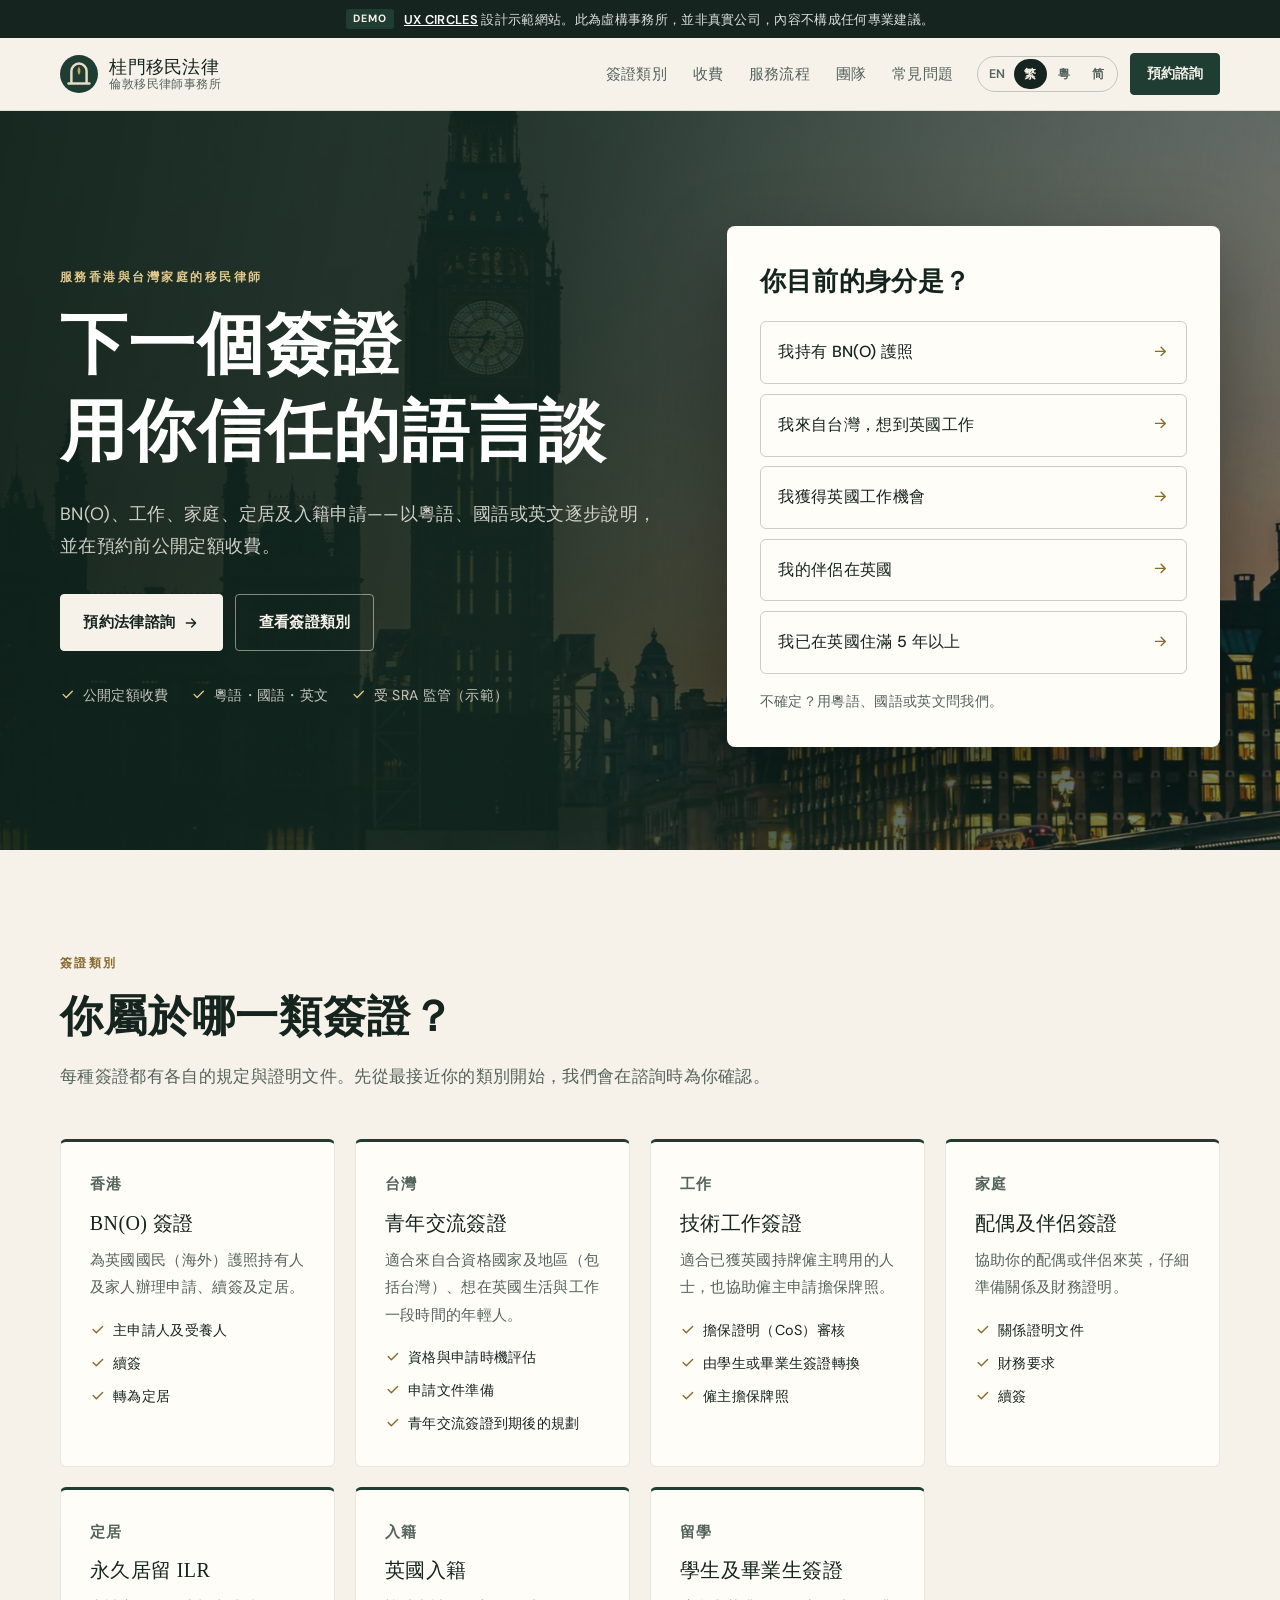
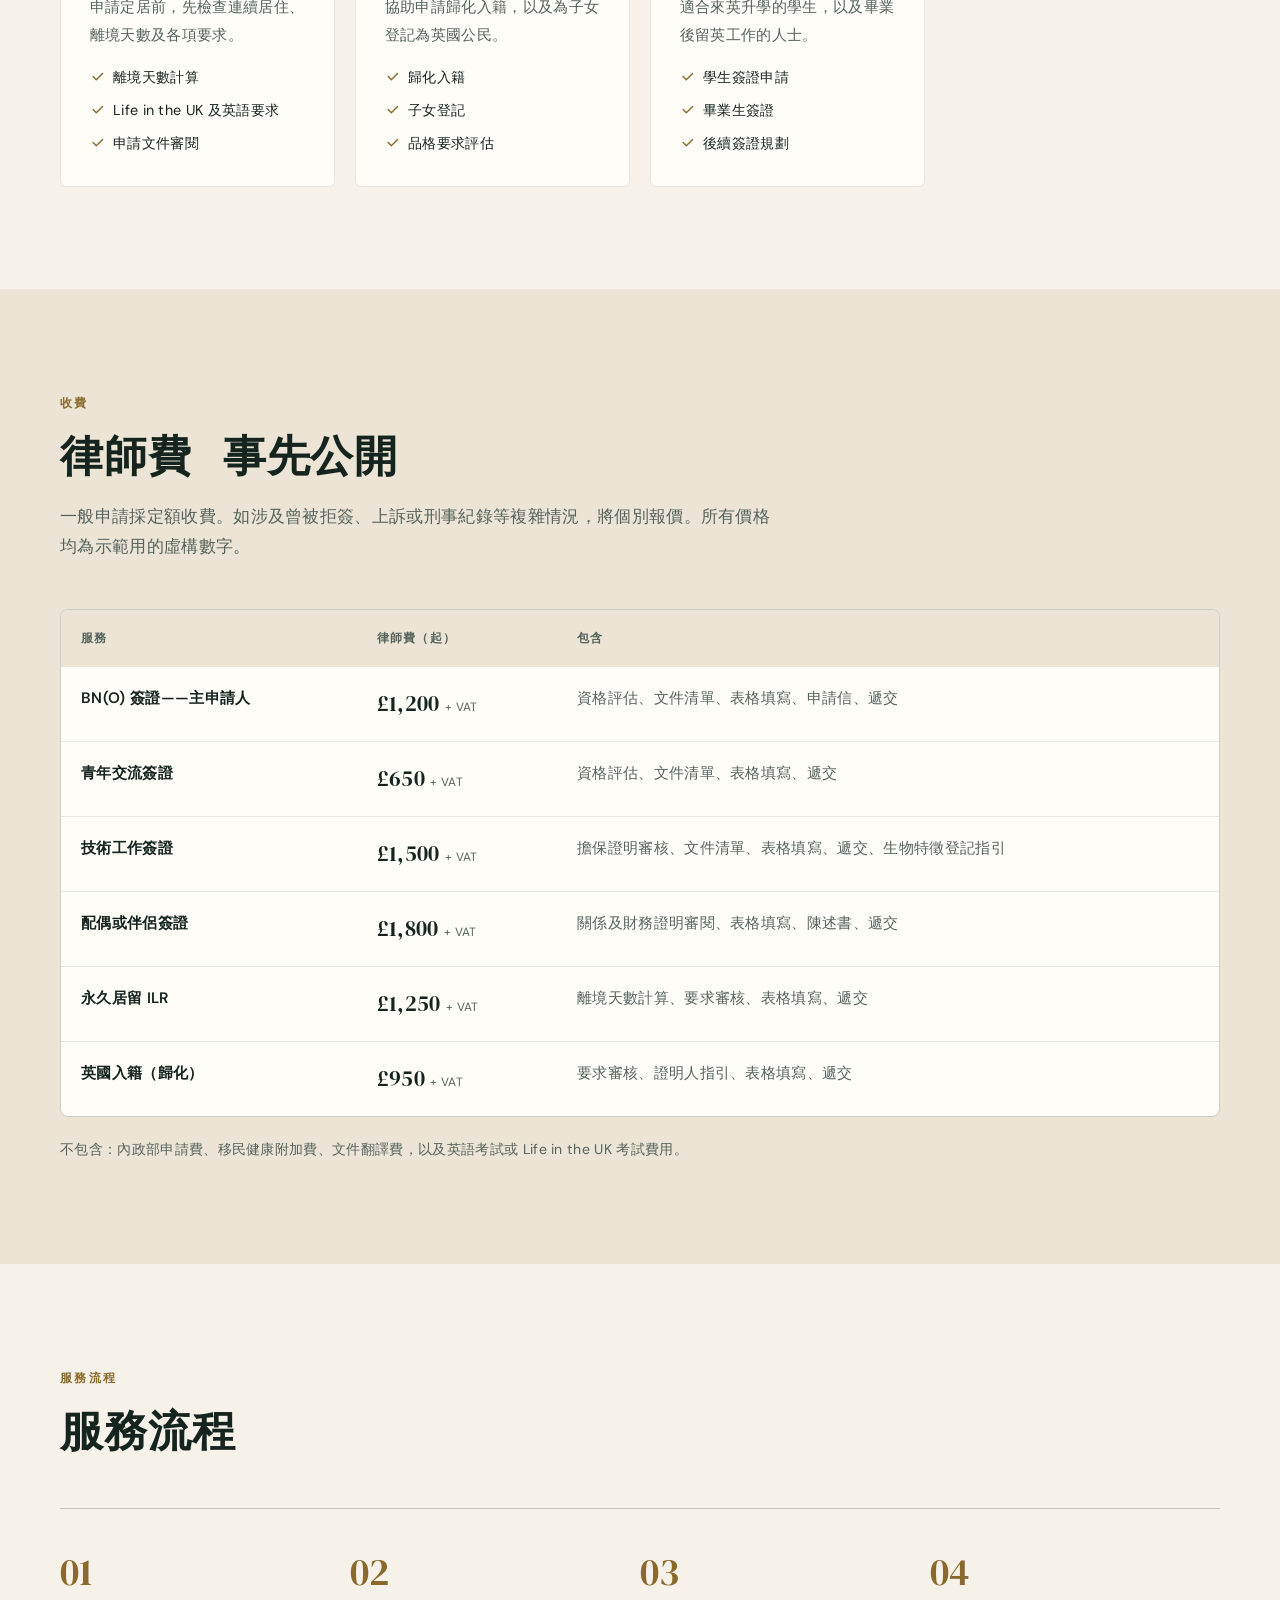
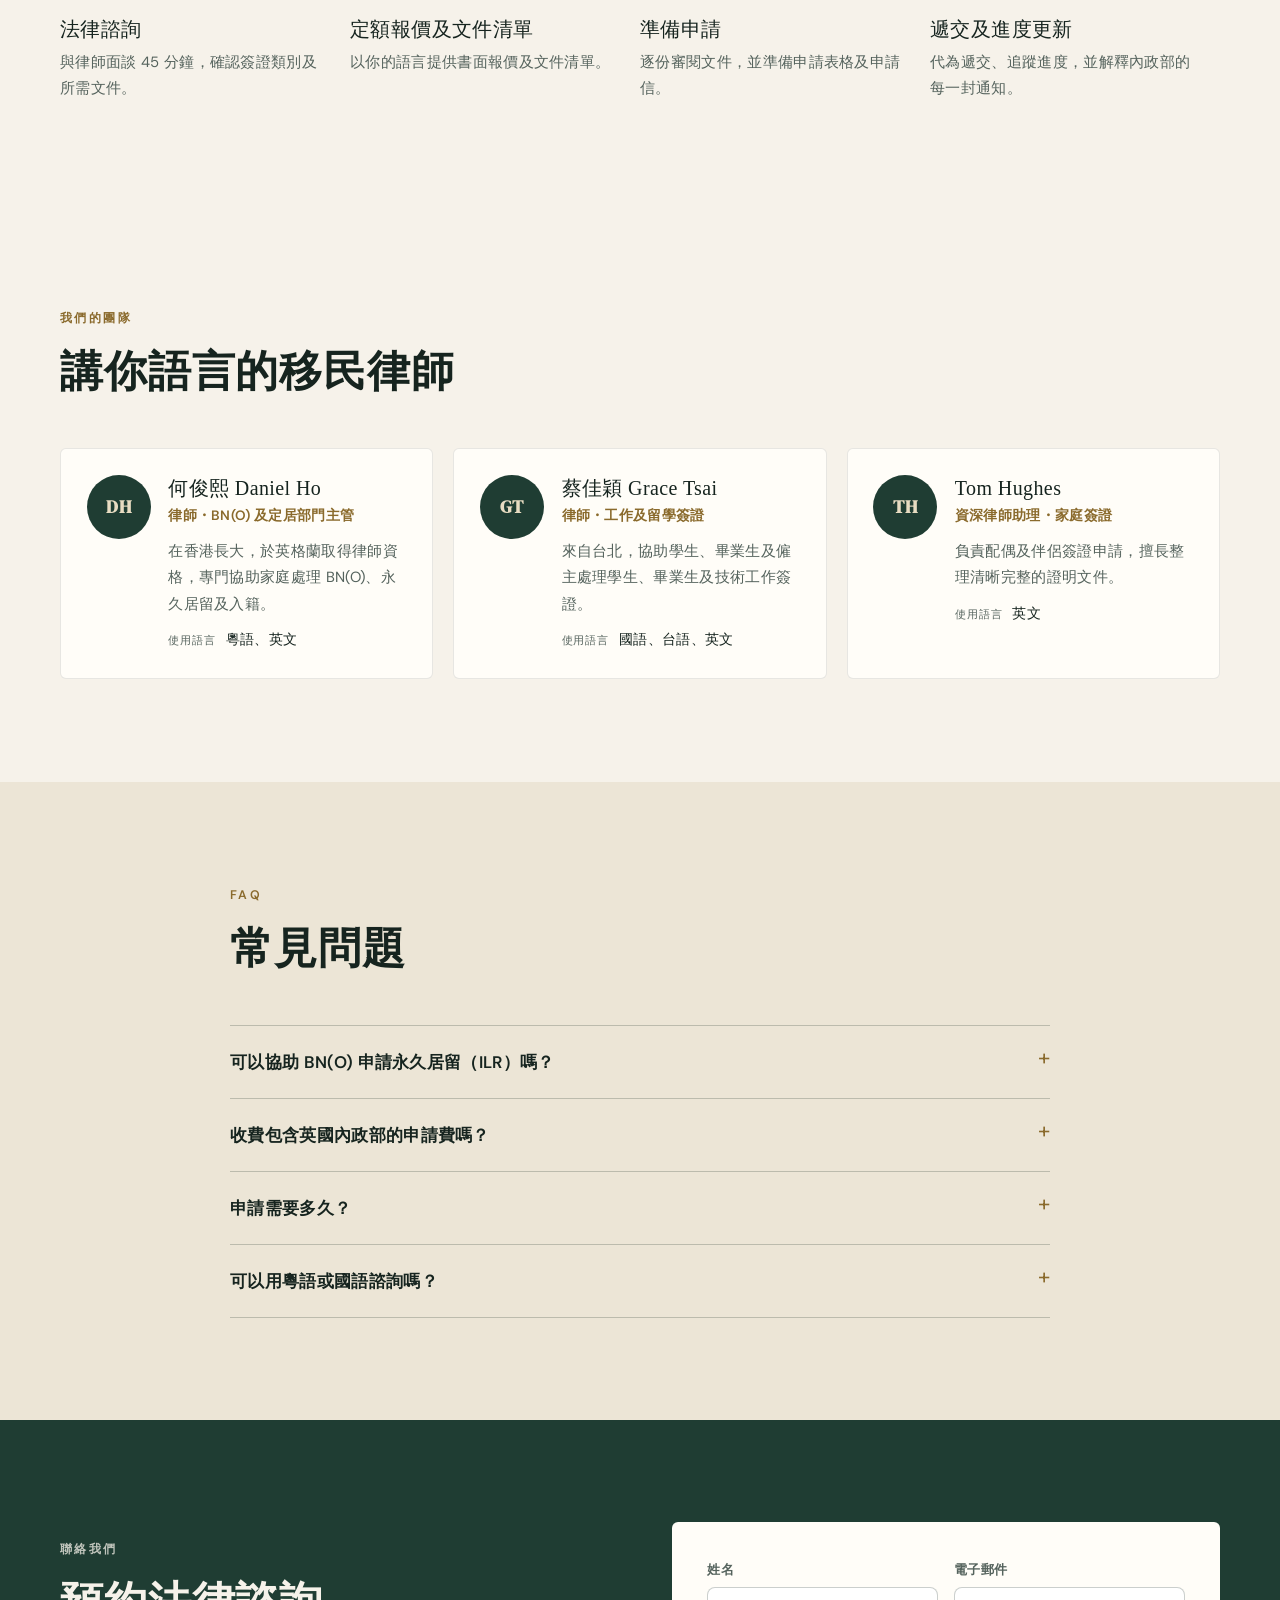
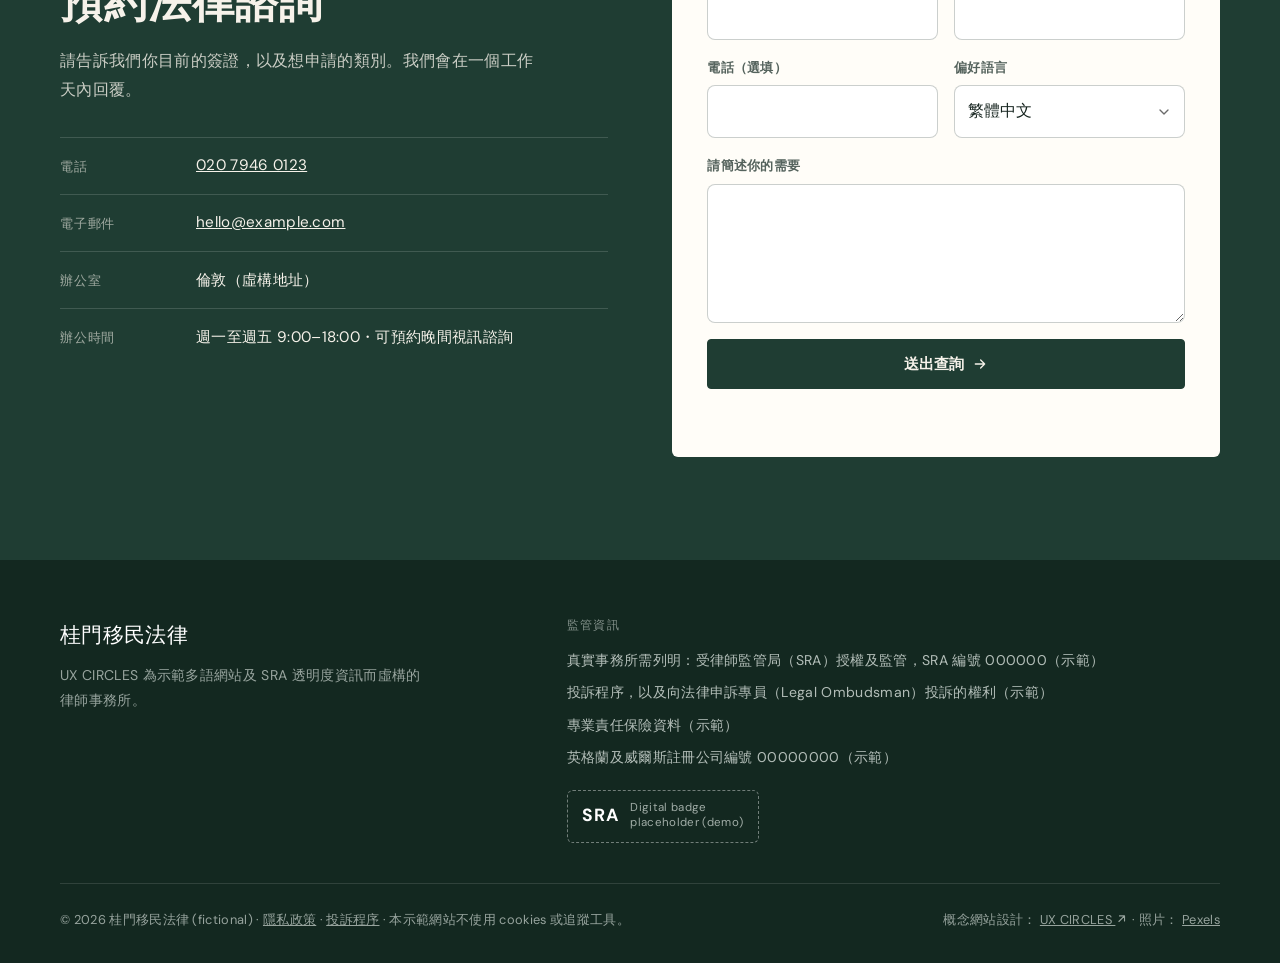
<file: zh-hant/index.html>
<!doctype html>
<html lang="zh-Hant">
<head>
<meta charset="utf-8">
<meta name="viewport" content="width=device-width, initial-scale=1">
<title>桂門移民法律 Laurelgate — 倫敦粵語、國語移民律師（示範網站）</title>
<meta name="description" content="UX CIRCLES 設計示範：服務香港及台灣客戶的倫敦移民律師事務所。BN(O)、技術工作、配偶簽證、永久居留及入籍，事先公開定額收費。">
<meta name="robots" content="noindex, follow">
<link rel="canonical" href="https://uxcircles.github.io/demo-immigration/zh-hant/">
<link rel="alternate" hreflang="en-GB" href="https://uxcircles.github.io/demo-immigration/">
<link rel="alternate" hreflang="zh-Hant" href="https://uxcircles.github.io/demo-immigration/zh-hant/">
<link rel="alternate" hreflang="zh-HK" href="https://uxcircles.github.io/demo-immigration/yue/">
<link rel="alternate" hreflang="zh-Hans" href="https://uxcircles.github.io/demo-immigration/zh-hans/">
<link rel="alternate" hreflang="x-default" href="https://uxcircles.github.io/demo-immigration/">
<meta property="og:title" content="桂門移民法律 Laurelgate — 倫敦粵語、國語移民律師（示範網站）">
<meta property="og:description" content="UX CIRCLES 設計示範：服務香港及台灣客戶的倫敦移民律師事務所。BN(O)、技術工作、配偶簽證、永久居留及入籍，事先公開定額收費。">
<meta property="og:type" content="website">
<meta property="og:url" content="https://uxcircles.github.io/demo-immigration/zh-hant/">
<meta name="theme-color" content="#1f3d33">
<script>document.documentElement.classList.add("js")</script>
<link rel="icon" href="../favicon.svg" type="image/svg+xml">
<link rel="preconnect" href="https://fonts.googleapis.com">
<link rel="preconnect" href="https://fonts.gstatic.com" crossorigin>
<link rel="stylesheet" href="https://fonts.googleapis.com/css2?family=DM+Serif+Display&family=DM+Sans:opsz,wght@9..40,400;9..40,500;9..40,600;9..40,700&display=swap">
<link rel="stylesheet" href="../styles.css">
<script type="application/ld+json">
{
  "@context": "https://schema.org",
  "@graph": [
    {
      "@type": "LegalService",
      "@id": "https://uxcircles.github.io/demo-immigration/#firm",
      "name": "桂門移民法律",
      "url": "https://uxcircles.github.io/demo-immigration/zh-hant/",
      "description": "UX CIRCLES 設計示範：服務香港及台灣客戶的倫敦移民律師事務所。BN(O)、技術工作、配偶簽證、永久居留及入籍，事先公開定額收費。",
      "telephone": "+44 20 7946 0123",
      "email": "hello@example.com",
      "areaServed": "GB",
      "knowsLanguage": [
        "en",
        "yue",
        "cmn",
        "nan",
        "zh-Hant",
        "zh-Hans"
      ],
      "address": {
        "@type": "PostalAddress",
        "addressLocality": "London",
        "addressCountry": "GB"
      },
      "employee": [
        {
          "@type": "Person",
          "name": "何俊熙 Daniel Ho",
          "jobTitle": "律師・BN(O) 及定居部門主管",
          "knowsLanguage": "粵語、英文"
        },
        {
          "@type": "Person",
          "name": "蔡佳穎 Grace Tsai",
          "jobTitle": "律師・工作及留學簽證",
          "knowsLanguage": "國語、台語、英文"
        },
        {
          "@type": "Person",
          "name": "Tom Hughes",
          "jobTitle": "資深律師助理・家庭簽證",
          "knowsLanguage": "英文"
        }
      ],
      "makesOffer": [
        {
          "@type": "Offer",
          "name": "BN(O) 簽證——主申請人",
          "priceSpecification": {
            "@type": "PriceSpecification",
            "minPrice": 1200,
            "priceCurrency": "GBP",
            "valueAddedTaxIncluded": false
          },
          "description": "資格評估、文件清單、表格填寫、申請信、遞交"
        },
        {
          "@type": "Offer",
          "name": "青年交流簽證",
          "priceSpecification": {
            "@type": "PriceSpecification",
            "minPrice": 650,
            "priceCurrency": "GBP",
            "valueAddedTaxIncluded": false
          },
          "description": "資格評估、文件清單、表格填寫、遞交"
        },
        {
          "@type": "Offer",
          "name": "技術工作簽證",
          "priceSpecification": {
            "@type": "PriceSpecification",
            "minPrice": 1500,
            "priceCurrency": "GBP",
            "valueAddedTaxIncluded": false
          },
          "description": "擔保證明審核、文件清單、表格填寫、遞交、生物特徵登記指引"
        },
        {
          "@type": "Offer",
          "name": "配偶或伴侶簽證",
          "priceSpecification": {
            "@type": "PriceSpecification",
            "minPrice": 1800,
            "priceCurrency": "GBP",
            "valueAddedTaxIncluded": false
          },
          "description": "關係及財務證明審閱、表格填寫、陳述書、遞交"
        },
        {
          "@type": "Offer",
          "name": "永久居留 ILR",
          "priceSpecification": {
            "@type": "PriceSpecification",
            "minPrice": 1250,
            "priceCurrency": "GBP",
            "valueAddedTaxIncluded": false
          },
          "description": "離境天數計算、要求審核、表格填寫、遞交"
        },
        {
          "@type": "Offer",
          "name": "英國入籍（歸化）",
          "priceSpecification": {
            "@type": "PriceSpecification",
            "minPrice": 950,
            "priceCurrency": "GBP",
            "valueAddedTaxIncluded": false
          },
          "description": "要求審核、證明人指引、表格填寫、遞交"
        }
      ]
    },
    {
      "@type": "FAQPage",
      "mainEntity": [
        {
          "@type": "Question",
          "name": "可以協助 BN(O) 申請永久居留（ILR）嗎？",
          "acceptedAnswer": {
            "@type": "Answer",
            "text": "可以。我們會在申請前檢查你的連續居住紀錄、離境天數及其他要求，再準備並遞交申請。由於規定可能改變，我們會在諮詢時確認最新情況。"
          }
        },
        {
          "@type": "Question",
          "name": "收費包含英國內政部的申請費嗎？",
          "acceptedAnswer": {
            "@type": "Answer",
            "text": "不包含。內政部申請費及移民健康附加費（IHS）須直接繳付予內政部，與我們的律師費分開計算。我們會在申請前告知最新金額。"
          }
        },
        {
          "@type": "Question",
          "name": "申請需要多久？",
          "acceptedAnswer": {
            "@type": "Answer",
            "text": "準備文件一般需要兩至四週，視乎文件備妥的速度。內政部審批時間因簽證類別而異，可參考 GOV.UK 公布的資訊。"
          }
        },
        {
          "@type": "Question",
          "name": "可以用粵語或國語諮詢嗎？",
          "acceptedAnswer": {
            "@type": "Answer",
            "text": "可以。我們提供粵語、國語及英文諮詢，可親臨倫敦辦公室或以視訊進行。"
          }
        }
      ]
    }
  ]
}
</script>
</head>
<body class="lang-zh-hant">
<a class="skip" href="#main">跳至主要內容</a>
<div class="demo-bar" role="note"><span class="demo-tag">DEMO</span><span><a href="https://ux-circles.com/professionals">UX CIRCLES</a> 設計示範網站。此為虛構事務所，並非真實公司，內容不構成任何專業建議。</span></div>

<header class="site-header">
  <div class="wrap header-inner">
    <a class="brand" href="./" aria-label="桂門移民法律">
      <svg viewBox="0 0 40 40" aria-hidden="true"><rect width="40" height="40" rx="20" fill="#1f3d33"/><path d="M12 30V17a8 8 0 0 1 16 0v13" stroke="#e8dcc2" stroke-width="2.6" fill="none"/><path d="M20 12c-2 3-2 6 0 9 2-3 2-6 0-9z" fill="#c9a45c"/><path d="M9 30h22" stroke="#e8dcc2" stroke-width="2.6" stroke-linecap="round"/></svg>
      <span class="brand-text"><span class="brand-name">桂門移民法律</span><span class="brand-sub">倫敦移民律師事務所</span></span>
    </a>
    <nav class="main-nav" aria-label="選單">
      <ul><li><a href="#routes">簽證類別</a></li><li><a href="#fees">收費</a></li><li><a href="#process">服務流程</a></li><li><a href="#team">團隊</a></li><li><a href="#faq">常見問題</a></li></ul>
    </nav>
    <div class="header-tools">
      <div class="lang-switch" role="group" aria-label="語言"><a href="../" lang="en-GB" hreflang="en-GB" title="English">EN</a><a href="./" lang="zh-Hant" hreflang="zh-Hant" title="繁體中文" aria-current="true">繁</a><a href="../yue/" lang="yue-Hant-HK" hreflang="zh-HK" title="廣東話">粵</a><a href="../zh-hans/" lang="zh-Hans" hreflang="zh-Hans" title="简体中文">简</a></div>
      <a class="btn btn-sm" href="#contact">預約諮詢</a>
      <button class="menu-btn" type="button" aria-expanded="false" aria-controls="mobile-nav"><span class="sr">選單</span><span class="bars" aria-hidden="true"></span></button>
    </div>
  </div>
  <nav id="mobile-nav" class="mobile-nav" aria-label="選單" hidden>
    <ul><li><a href="#routes">簽證類別</a></li><li><a href="#fees">收費</a></li><li><a href="#process">服務流程</a></li><li><a href="#team">團隊</a></li><li><a href="#faq">常見問題</a></li><li><a href="#contact">聯絡我們</a></li></ul>
  </nav>
</header>

<main id="main">
  <section class="hero hero-photo-bg" data-parallax style="--hero-img:url('img/hero-westminster.webp')">
    <div class="wrap hero-inner">
      <div class="hero-copy">
        <p class="eyebrow">服務香港與台灣家庭的移民律師</p>
        <h1><span class="ph">下一個簽證</span> <span class="ph">用你信任的語言談</span></h1>
        <p class="lede">BN(O)、工作、家庭、定居及入籍申請——以粵語、國語或英文逐步說明，並在預約前公開定額收費。</p>
        <div class="hero-actions">
          <a class="btn btn-light" href="#contact">預約法律諮詢 <svg class="ico" viewBox="0 0 24 24" fill="none" stroke="currentColor" stroke-width="2" stroke-linecap="round" stroke-linejoin="round" aria-hidden="true"><path d="M5 12h14M13 6l6 6-6 6"/></svg></a>
          <a class="btn btn-outline-light" href="#routes">查看簽證類別</a>
        </div>
        <ul class="trust"><li><svg class="ico ico-check" viewBox="0 0 24 24" fill="none" stroke="currentColor" stroke-width="2.2" stroke-linecap="round" stroke-linejoin="round" aria-hidden="true"><path d="M5 12l5 5L20 7"/></svg><span>公開定額收費</span></li><li><svg class="ico ico-check" viewBox="0 0 24 24" fill="none" stroke="currentColor" stroke-width="2.2" stroke-linecap="round" stroke-linejoin="round" aria-hidden="true"><path d="M5 12l5 5L20 7"/></svg><span>粵語・國語・英文</span></li><li><svg class="ico ico-check" viewBox="0 0 24 24" fill="none" stroke="currentColor" stroke-width="2.2" stroke-linecap="round" stroke-linejoin="round" aria-hidden="true"><path d="M5 12l5 5L20 7"/></svg><span>受 SRA 監管（示範）</span></li></ul>
      </div>
      <div class="hero-visual">
        <div class="finder">
          <p class="finder-title">你目前的身分是？</p>
          <ul><li><a href="#routes">我持有 BN(O) 護照<span><svg class="ico" viewBox="0 0 24 24" fill="none" stroke="currentColor" stroke-width="2" stroke-linecap="round" stroke-linejoin="round" aria-hidden="true"><path d="M5 12h14M13 6l6 6-6 6"/></svg></span></a></li><li><a href="#routes">我來自台灣，想到英國工作<span><svg class="ico" viewBox="0 0 24 24" fill="none" stroke="currentColor" stroke-width="2" stroke-linecap="round" stroke-linejoin="round" aria-hidden="true"><path d="M5 12h14M13 6l6 6-6 6"/></svg></span></a></li><li><a href="#routes">我獲得英國工作機會<span><svg class="ico" viewBox="0 0 24 24" fill="none" stroke="currentColor" stroke-width="2" stroke-linecap="round" stroke-linejoin="round" aria-hidden="true"><path d="M5 12h14M13 6l6 6-6 6"/></svg></span></a></li><li><a href="#routes">我的伴侶在英國<span><svg class="ico" viewBox="0 0 24 24" fill="none" stroke="currentColor" stroke-width="2" stroke-linecap="round" stroke-linejoin="round" aria-hidden="true"><path d="M5 12h14M13 6l6 6-6 6"/></svg></span></a></li><li><a href="#routes">我已在英國住滿 5 年以上<span><svg class="ico" viewBox="0 0 24 24" fill="none" stroke="currentColor" stroke-width="2" stroke-linecap="round" stroke-linejoin="round" aria-hidden="true"><path d="M5 12h14M13 6l6 6-6 6"/></svg></span></a></li></ul>
          <p class="finder-note">不確定？用粵語、國語或英文問我們。</p>
        </div></div>
    </div>
  </section>

  <section class="section" id="routes">
    <div class="wrap">
      <header class="sec-head">
        <p class="eyebrow">簽證類別</p>
        <h2>你屬於哪一類簽證？</h2>
        <p>每種簽證都有各自的規定與證明文件。先從最接近你的類別開始，我們會在諮詢時為你確認。</p>
      </header>
      <div class="svc-grid">
      <article class="svc">
        <p class="svc-kicker">香港</p>
        <h3>BN(O) 簽證</h3>
        <p>為英國國民（海外）護照持有人及家人辦理申請、續簽及定居。</p>
        <ul class="ticks"><li><svg class="ico ico-check" viewBox="0 0 24 24" fill="none" stroke="currentColor" stroke-width="2.2" stroke-linecap="round" stroke-linejoin="round" aria-hidden="true"><path d="M5 12l5 5L20 7"/></svg><span>主申請人及受養人</span></li><li><svg class="ico ico-check" viewBox="0 0 24 24" fill="none" stroke="currentColor" stroke-width="2.2" stroke-linecap="round" stroke-linejoin="round" aria-hidden="true"><path d="M5 12l5 5L20 7"/></svg><span>續簽</span></li><li><svg class="ico ico-check" viewBox="0 0 24 24" fill="none" stroke="currentColor" stroke-width="2.2" stroke-linecap="round" stroke-linejoin="round" aria-hidden="true"><path d="M5 12l5 5L20 7"/></svg><span>轉為定居</span></li></ul>
        
      </article>
      <article class="svc">
        <p class="svc-kicker">台灣</p>
        <h3>青年交流簽證</h3>
        <p>適合來自合資格國家及地區（包括台灣）、想在英國生活與工作一段時間的年輕人。</p>
        <ul class="ticks"><li><svg class="ico ico-check" viewBox="0 0 24 24" fill="none" stroke="currentColor" stroke-width="2.2" stroke-linecap="round" stroke-linejoin="round" aria-hidden="true"><path d="M5 12l5 5L20 7"/></svg><span>資格與申請時機評估</span></li><li><svg class="ico ico-check" viewBox="0 0 24 24" fill="none" stroke="currentColor" stroke-width="2.2" stroke-linecap="round" stroke-linejoin="round" aria-hidden="true"><path d="M5 12l5 5L20 7"/></svg><span>申請文件準備</span></li><li><svg class="ico ico-check" viewBox="0 0 24 24" fill="none" stroke="currentColor" stroke-width="2.2" stroke-linecap="round" stroke-linejoin="round" aria-hidden="true"><path d="M5 12l5 5L20 7"/></svg><span>青年交流簽證到期後的規劃</span></li></ul>
        
      </article>
      <article class="svc">
        <p class="svc-kicker">工作</p>
        <h3>技術工作簽證</h3>
        <p>適合已獲英國持牌僱主聘用的人士，也協助僱主申請擔保牌照。</p>
        <ul class="ticks"><li><svg class="ico ico-check" viewBox="0 0 24 24" fill="none" stroke="currentColor" stroke-width="2.2" stroke-linecap="round" stroke-linejoin="round" aria-hidden="true"><path d="M5 12l5 5L20 7"/></svg><span>擔保證明（CoS）審核</span></li><li><svg class="ico ico-check" viewBox="0 0 24 24" fill="none" stroke="currentColor" stroke-width="2.2" stroke-linecap="round" stroke-linejoin="round" aria-hidden="true"><path d="M5 12l5 5L20 7"/></svg><span>由學生或畢業生簽證轉換</span></li><li><svg class="ico ico-check" viewBox="0 0 24 24" fill="none" stroke="currentColor" stroke-width="2.2" stroke-linecap="round" stroke-linejoin="round" aria-hidden="true"><path d="M5 12l5 5L20 7"/></svg><span>僱主擔保牌照</span></li></ul>
        
      </article>
      <article class="svc">
        <p class="svc-kicker">家庭</p>
        <h3>配偶及伴侶簽證</h3>
        <p>協助你的配偶或伴侶來英，仔細準備關係及財務證明。</p>
        <ul class="ticks"><li><svg class="ico ico-check" viewBox="0 0 24 24" fill="none" stroke="currentColor" stroke-width="2.2" stroke-linecap="round" stroke-linejoin="round" aria-hidden="true"><path d="M5 12l5 5L20 7"/></svg><span>關係證明文件</span></li><li><svg class="ico ico-check" viewBox="0 0 24 24" fill="none" stroke="currentColor" stroke-width="2.2" stroke-linecap="round" stroke-linejoin="round" aria-hidden="true"><path d="M5 12l5 5L20 7"/></svg><span>財務要求</span></li><li><svg class="ico ico-check" viewBox="0 0 24 24" fill="none" stroke="currentColor" stroke-width="2.2" stroke-linecap="round" stroke-linejoin="round" aria-hidden="true"><path d="M5 12l5 5L20 7"/></svg><span>續簽</span></li></ul>
        
      </article>
      <article class="svc">
        <p class="svc-kicker">定居</p>
        <h3>永久居留 ILR</h3>
        <p>申請定居前，先檢查連續居住、離境天數及各項要求。</p>
        <ul class="ticks"><li><svg class="ico ico-check" viewBox="0 0 24 24" fill="none" stroke="currentColor" stroke-width="2.2" stroke-linecap="round" stroke-linejoin="round" aria-hidden="true"><path d="M5 12l5 5L20 7"/></svg><span>離境天數計算</span></li><li><svg class="ico ico-check" viewBox="0 0 24 24" fill="none" stroke="currentColor" stroke-width="2.2" stroke-linecap="round" stroke-linejoin="round" aria-hidden="true"><path d="M5 12l5 5L20 7"/></svg><span>Life in the UK 及英語要求</span></li><li><svg class="ico ico-check" viewBox="0 0 24 24" fill="none" stroke="currentColor" stroke-width="2.2" stroke-linecap="round" stroke-linejoin="round" aria-hidden="true"><path d="M5 12l5 5L20 7"/></svg><span>申請文件審閱</span></li></ul>
        
      </article>
      <article class="svc">
        <p class="svc-kicker">入籍</p>
        <h3>英國入籍</h3>
        <p>協助申請歸化入籍，以及為子女登記為英國公民。</p>
        <ul class="ticks"><li><svg class="ico ico-check" viewBox="0 0 24 24" fill="none" stroke="currentColor" stroke-width="2.2" stroke-linecap="round" stroke-linejoin="round" aria-hidden="true"><path d="M5 12l5 5L20 7"/></svg><span>歸化入籍</span></li><li><svg class="ico ico-check" viewBox="0 0 24 24" fill="none" stroke="currentColor" stroke-width="2.2" stroke-linecap="round" stroke-linejoin="round" aria-hidden="true"><path d="M5 12l5 5L20 7"/></svg><span>子女登記</span></li><li><svg class="ico ico-check" viewBox="0 0 24 24" fill="none" stroke="currentColor" stroke-width="2.2" stroke-linecap="round" stroke-linejoin="round" aria-hidden="true"><path d="M5 12l5 5L20 7"/></svg><span>品格要求評估</span></li></ul>
        
      </article>
      <article class="svc">
        <p class="svc-kicker">留學</p>
        <h3>學生及畢業生簽證</h3>
        <p>適合來英升學的學生，以及畢業後留英工作的人士。</p>
        <ul class="ticks"><li><svg class="ico ico-check" viewBox="0 0 24 24" fill="none" stroke="currentColor" stroke-width="2.2" stroke-linecap="round" stroke-linejoin="round" aria-hidden="true"><path d="M5 12l5 5L20 7"/></svg><span>學生簽證申請</span></li><li><svg class="ico ico-check" viewBox="0 0 24 24" fill="none" stroke="currentColor" stroke-width="2.2" stroke-linecap="round" stroke-linejoin="round" aria-hidden="true"><path d="M5 12l5 5L20 7"/></svg><span>畢業生簽證</span></li><li><svg class="ico ico-check" viewBox="0 0 24 24" fill="none" stroke="currentColor" stroke-width="2.2" stroke-linecap="round" stroke-linejoin="round" aria-hidden="true"><path d="M5 12l5 5L20 7"/></svg><span>後續簽證規劃</span></li></ul>
        
      </article></div>
    </div>
  </section>

  <section class="section section-tint" id="fees">
    <div class="wrap">
      <header class="sec-head">
        <p class="eyebrow">收費</p>
        <h2><span class="ph">律師費</span> <span class="ph">事先公開</span></h2>
        <p>一般申請採定額收費。如涉及曾被拒簽、上訴或刑事紀錄等複雜情況，將個別報價。所有價格均為示範用的虛構數字。</p>
      </header>
      <div class="table-wrap">
        <table class="fees">
          <thead><tr><th scope="col">服務</th><th scope="col">律師費（起）</th><th scope="col">包含</th></tr></thead>
          <tbody>
            <tr><th scope="row">BN(O) 簽證——主申請人</th><td class="fee">£1,200 <small>+ VAT</small></td><td>資格評估、文件清單、表格填寫、申請信、遞交</td></tr>
            <tr><th scope="row">青年交流簽證</th><td class="fee">£650 <small>+ VAT</small></td><td>資格評估、文件清單、表格填寫、遞交</td></tr>
            <tr><th scope="row">技術工作簽證</th><td class="fee">£1,500 <small>+ VAT</small></td><td>擔保證明審核、文件清單、表格填寫、遞交、生物特徵登記指引</td></tr>
            <tr><th scope="row">配偶或伴侶簽證</th><td class="fee">£1,800 <small>+ VAT</small></td><td>關係及財務證明審閱、表格填寫、陳述書、遞交</td></tr>
            <tr><th scope="row">永久居留 ILR</th><td class="fee">£1,250 <small>+ VAT</small></td><td>離境天數計算、要求審核、表格填寫、遞交</td></tr>
            <tr><th scope="row">英國入籍（歸化）</th><td class="fee">£950 <small>+ VAT</small></td><td>要求審核、證明人指引、表格填寫、遞交</td></tr>
          </tbody>
        </table>
      </div>
      <p class="fees-note">不包含：內政部申請費、移民健康附加費、文件翻譯費，以及英語考試或 Life in the UK 考試費用。</p>
    </div>
  </section>

  <section class="section" id="process">
    <div class="wrap">
      <header class="sec-head">
        <p class="eyebrow">服務流程</p>
        <h2>服務流程</h2>
      </header>
      <ol class="process">
        <li><span class="n">01</span><h3>法律諮詢</h3><p>與律師面談 45 分鐘，確認簽證類別及所需文件。</p></li>
        <li><span class="n">02</span><h3>定額報價及文件清單</h3><p>以你的語言提供書面報價及文件清單。</p></li>
        <li><span class="n">03</span><h3>準備申請</h3><p>逐份審閱文件，並準備申請表格及申請信。</p></li>
        <li><span class="n">04</span><h3>遞交及進度更新</h3><p>代為遞交、追蹤進度，並解釋內政部的每一封通知。</p></li>
      </ol>
    </div>
  </section>

  <section class="section" id="team">
    <div class="wrap">
      <header class="sec-head">
        <p class="eyebrow">我們的團隊</p>
        <h2>講你語言的移民律師</h2>
      </header>
      <div class="team-grid">
      <article class="person">
        <div class="avatar" aria-hidden="true">DH</div>
        <div>
          <h3>何俊熙 Daniel Ho</h3>
          <p class="role">律師・BN(O) 及定居部門主管</p>
          <p class="bio">在香港長大，於英格蘭取得律師資格，專門協助家庭處理 BN(O)、永久居留及入籍。</p>
          <p class="speaks"><span>使用語言</span> 粵語、英文</p>
        </div>
      </article>
      <article class="person">
        <div class="avatar" aria-hidden="true">GT</div>
        <div>
          <h3>蔡佳穎 Grace Tsai</h3>
          <p class="role">律師・工作及留學簽證</p>
          <p class="bio">來自台北，協助學生、畢業生及僱主處理學生、畢業生及技術工作簽證。</p>
          <p class="speaks"><span>使用語言</span> 國語、台語、英文</p>
        </div>
      </article>
      <article class="person">
        <div class="avatar" aria-hidden="true">TH</div>
        <div>
          <h3>Tom Hughes</h3>
          <p class="role">資深律師助理・家庭簽證</p>
          <p class="bio">負責配偶及伴侶簽證申請，擅長整理清晰完整的證明文件。</p>
          <p class="speaks"><span>使用語言</span> 英文</p>
        </div>
      </article></div>
    </div>
  </section>

  <section class="section section-tint" id="faq">
    <div class="wrap narrow">
      <header class="sec-head">
        <p class="eyebrow">FAQ</p>
        <h2>常見問題</h2>
      </header>
      <div class="faq">
      <details class="qa">
        <summary>可以協助 BN(O) 申請永久居留（ILR）嗎？</summary>
        <div><p>可以。我們會在申請前檢查你的連續居住紀錄、離境天數及其他要求，再準備並遞交申請。由於規定可能改變，我們會在諮詢時確認最新情況。</p></div>
      </details>
      <details class="qa">
        <summary>收費包含英國內政部的申請費嗎？</summary>
        <div><p>不包含。內政部申請費及移民健康附加費（IHS）須直接繳付予內政部，與我們的律師費分開計算。我們會在申請前告知最新金額。</p></div>
      </details>
      <details class="qa">
        <summary>申請需要多久？</summary>
        <div><p>準備文件一般需要兩至四週，視乎文件備妥的速度。內政部審批時間因簽證類別而異，可參考 GOV.UK 公布的資訊。</p></div>
      </details>
      <details class="qa">
        <summary>可以用粵語或國語諮詢嗎？</summary>
        <div><p>可以。我們提供粵語、國語及英文諮詢，可親臨倫敦辦公室或以視訊進行。</p></div>
      </details></div>
    </div>
  </section>

  <section class="section contact" id="contact">
    <div class="wrap contact-inner">
      <div>
        <p class="eyebrow">聯絡我們</p>
        <h2>預約法律諮詢</h2>
        <p>請告訴我們你目前的簽證，以及想申請的類別。我們會在一個工作天內回覆。</p>
        <ul class="contact-list">
          <li><span>電話</span><a href="tel:+442079460123">020 7946 0123</a></li>
          <li><span>電子郵件</span><a href="mailto:hello@example.com">hello@example.com</a></li>
          <li><span>辦公室</span>倫敦（虛構地址）</li>
          <li><span>辦公時間</span>週一至週五 9:00–18:00・可預約晚間視訊諮詢</li>
        </ul>
      </div>
      <form class="enquiry" novalidate data-demo-msg="這是示範網站，訊息並未送出。">
        <label>姓名<input name="name" autocomplete="name" required></label>
        <label>電子郵件<input name="email" type="email" autocomplete="email" required></label>
        <label>電話（選填）<input name="phone" type="tel" autocomplete="tel"></label>
        <label>偏好語言<select name="lang"><option>English</option><option selected>繁體中文</option><option>廣東話</option><option>简体中文</option></select></label>
        <label class="full">請簡述你的需要<textarea name="message" rows="4"></textarea></label>
        <button class="btn full" type="submit">送出查詢 <svg class="ico" viewBox="0 0 24 24" fill="none" stroke="currentColor" stroke-width="2" stroke-linecap="round" stroke-linejoin="round" aria-hidden="true"><path d="M5 12h14M13 6l6 6-6 6"/></svg></button>
        <p class="form-status full" role="status" aria-live="polite"></p>
      </form>
    </div>
  </section>
</main>

<footer class="site-footer">
  <div class="wrap">
    <div class="footer-top">
      <div>
        <p class="footer-brand">桂門移民法律</p>
        <p class="footer-sub">UX CIRCLES 為示範多語網站及 SRA 透明度資訊而虛構的律師事務所。</p>
      </div>
      <div class="reg">
        <p class="reg-title">監管資訊</p>
        <ul><li>真實事務所需列明：受律師監管局（SRA）授權及監管，SRA 編號 000000（示範）</li><li>投訴程序，以及向法律申訴專員（Legal Ombudsman）投訴的權利（示範）</li><li>專業責任保險資料（示範）</li><li>英格蘭及威爾斯註冊公司編號 00000000（示範）</li></ul>
        <div class="sra-badge" aria-label="SRA digital badge placeholder"><b>SRA</b><span>Digital badge<br>placeholder (demo)</span></div>
      </div>
    </div>
    <div class="footer-bottom">
      <p>© 2026 桂門移民法律 (fictional) · <a href="#contact">隱私政策</a> · <a href="#contact">投訴程序</a> · 本示範網站不使用 cookies 或追蹤工具。</p>
      <p>概念網站設計： <a href="https://ux-circles.com/professionals">UX CIRCLES <svg class="ico" viewBox="0 0 24 24" fill="none" stroke="currentColor" stroke-width="2" stroke-linecap="round" stroke-linejoin="round" aria-hidden="true"><path d="M7 17L17 7M8 7h9v9"/></svg></a> · 照片： <a href="https://www.pexels.com/">Pexels</a></p>
    </div>
  </div>
</footer>
<script src="../main.js" defer></script>
</body>
</html>
</file>
<file: styles.css>
:root{
--font-body:"DM Sans",-apple-system,"PingFang TC","PingFang HK","Noto Sans TC","Microsoft JhengHei","Noto Sans SC",sans-serif;
--font-display:"DM Serif Display",Georgia,serif;--font-display-zh:"Noto Serif TC","Songti TC","PMingLiU","Noto Serif SC",serif;--display-weight:400;--display-tracking:-.01em;
--ink:#16241f;--muted:#55635d;--bg:#f6f2ea;--surface:#ece5d6;--card:#fffdf8;--line:rgba(22,36,31,.1);--line-strong:rgba(22,36,31,.22);
--accent:#1f3d33;--accent-dark:#132820;--on-accent:#f6f2ea;--accent-text:#8a6a2c;--radius:6px;--radius-btn:4px;
--hero-bg:linear-gradient(180deg,#efe8da 0,var(--bg) 100%);
--avatar-bg:#1f3d33;--avatar-ink:#e8dcc2;--contact-bg:#1f3d33;--contact-ink:#f6f2ea;--footer-bg:#132820;--footer-ink:#cfd8d3}
.lang-zh-hans{--font-display-zh:"Noto Serif SC","Songti SC","SimSun",serif}
.lang-zh-hant h1,.lang-zh-hans h1,.lang-yue h1,.lang-zh-hant h2,.lang-zh-hans h2,.lang-yue h2{font-weight:600}
.demo-tag{background:#c9a45c;color:#16241f}
*,*::before,*::after{box-sizing:border-box;margin:0;padding:0}
html{scroll-behavior:smooth;-webkit-text-size-adjust:100%}
body{font-family:var(--font-body);color:var(--ink);background:var(--bg);line-height:1.65;font-size:16px;overflow-x:hidden}
body.lang-zh-hant,body.lang-zh-hans,body.lang-yue{line-height:1.8;letter-spacing:.02em}
img,svg{display:block;max-width:100%}
a{color:inherit}
.wrap{width:min(1160px,100% - 32px);margin-inline:auto}
.narrow{width:min(820px,100% - 32px)}
.sr{position:absolute;width:1px;height:1px;overflow:hidden;clip:rect(0 0 0 0)}
.skip{position:absolute;left:-9999px;top:0;background:var(--ink);color:#fff;padding:.5rem 1rem;z-index:100}
.skip:focus{left:8px;top:8px}
.ico{width:1.05em;height:1.05em;flex-shrink:0;display:inline-block;vertical-align:-.15em}
:focus-visible{outline:2px solid var(--accent);outline-offset:3px;border-radius:4px}

.demo-bar{background:var(--ink);color:rgba(255,255,255,.86);font-size:.8rem;padding:.55rem 16px;display:flex;gap:.6rem;align-items:center;justify-content:center;text-align:center;line-height:1.5}
.demo-bar a{color:#fff;font-weight:600}
.demo-tag{background:var(--accent);color:var(--on-accent);font-weight:700;font-size:.66rem;letter-spacing:.1em;padding:.15rem .45rem;border-radius:3px;flex-shrink:0}

.site-header{position:sticky;top:0;z-index:50;background:color-mix(in srgb,var(--bg) 92%,transparent);backdrop-filter:blur(10px);border-bottom:1px solid var(--line)}
.header-inner{display:flex;align-items:center;gap:1.5rem;min-height:72px}
.brand{display:flex;align-items:center;gap:.7rem;text-decoration:none;flex-shrink:0}
.brand svg{width:38px;height:38px}
.brand-text{display:flex;flex-direction:column;line-height:1.15}
.brand-name{font-family:var(--font-display);font-weight:var(--display-weight);font-size:1.1rem;color:var(--ink)}
.brand-sub{font-size:.72rem;color:var(--muted);letter-spacing:.04em}
.main-nav{margin-left:auto}
.main-nav ul{display:flex;gap:1.6rem;list-style:none}
.main-nav a{text-decoration:none;font-size:.92rem;color:var(--muted);transition:color .2s}
.main-nav a:hover{color:var(--ink)}
.header-tools{display:flex;align-items:center;gap:.8rem}
.lang-switch{display:flex;border:1px solid var(--line-strong);border-radius:999px;padding:2px}
.lang-switch a{text-decoration:none;font-size:.78rem;font-weight:600;min-width:2.1rem;height:1.9rem;display:grid;place-items:center;border-radius:999px;color:var(--muted)}
.lang-switch a[aria-current]{background:var(--ink);color:var(--bg)}
.menu-btn{display:none;width:42px;height:42px;border:1px solid var(--line-strong);border-radius:10px;background:transparent;cursor:pointer;position:relative}
.bars,.bars::before,.bars::after{position:absolute;left:11px;right:11px;height:2px;background:var(--ink);border-radius:2px;content:""}
.bars{top:20px}.bars::before{top:-6px;left:0;right:0}.bars::after{top:6px;left:0;right:0}
.mobile-nav{border-top:1px solid var(--line);background:var(--bg)}
.mobile-nav ul{list-style:none;width:min(1160px,100% - 32px);margin:auto;padding:.5rem 0 1rem}
.mobile-nav a{display:block;padding:.8rem 0;text-decoration:none;border-bottom:1px solid var(--line);font-weight:500}

.btn{display:inline-flex;align-items:center;justify-content:center;gap:.5rem;background:var(--accent);color:var(--on-accent);text-decoration:none;font-weight:600;font-size:.95rem;padding:.85rem 1.4rem;border-radius:var(--radius-btn);border:1px solid var(--accent);cursor:pointer;font-family:inherit;transition:transform .15s,background .2s}
.btn:hover{transform:translateY(-1px);background:var(--accent-dark);border-color:var(--accent-dark)}
.btn-sm{padding:.5rem .95rem;font-size:.85rem}
.btn-ghost{background:transparent;color:var(--ink);border-color:var(--line-strong)}
.btn-ghost:hover{background:var(--surface);border-color:var(--ink)}

.eyebrow{font-size:.78rem;font-weight:600;letter-spacing:.14em;text-transform:uppercase;color:var(--accent-text);margin-bottom:.9rem}
.lang-zh-hant .eyebrow,.lang-zh-hans .eyebrow,.lang-yue .eyebrow{letter-spacing:.2em}
h1,h2,h3{font-family:var(--font-display);font-weight:var(--display-weight);line-height:1.12;color:var(--ink);letter-spacing:var(--display-tracking)}
.lang-zh-hant h1,.lang-zh-hans h1,.lang-yue h1,.lang-zh-hant h2,.lang-zh-hans h2,.lang-yue h2,.lang-zh-hant h3,.lang-zh-hans h3,.lang-yue h3{font-family:var(--font-display-zh);letter-spacing:.02em;line-height:1.3}
h1,h2,h3{text-wrap:balance}
h1 .ph,h2 .ph,h3 .ph{display:inline-block;word-spacing:normal}
h1:has(.ph),h2:has(.ph),h3:has(.ph){word-spacing:.45em}
h1{font-size:clamp(2.3rem,5.2vw,4.2rem)}
h2{font-size:clamp(1.8rem,3.4vw,2.7rem)}
h3{font-size:1.25rem}

.hero{padding:clamp(3rem,7vw,6rem) 0 clamp(3rem,6vw,5rem);background:var(--hero-bg)}
.hero-inner{display:grid;grid-template-columns:1.1fr .9fr;gap:clamp(2rem,5vw,4.5rem);align-items:center}
.lede{font-size:1.12rem;color:var(--muted);margin:1.4rem 0 2rem;max-width:36em}
.hero-actions{display:flex;flex-wrap:wrap;gap:.8rem}
.trust{list-style:none;display:flex;flex-wrap:wrap;gap:.6rem 1.4rem;margin-top:2rem;font-size:.88rem;color:var(--muted)}
.trust li,.ticks li{display:flex;gap:.5rem;align-items:flex-start}
.ico-check{color:var(--accent-text);margin-top:.28em}

.section{padding:clamp(4rem,8vw,6.5rem) 0}
.section-tint{background:var(--surface)}
.sec-head{max-width:720px;margin-bottom:3rem}
.sec-head p:not(.eyebrow){color:var(--muted);margin-top:1rem;font-size:1.05rem}

.svc-grid{display:grid;grid-template-columns:repeat(auto-fit,minmax(260px,1fr));gap:1.25rem}
.svc{background:var(--card);border:1px solid var(--line);border-radius:var(--radius);padding:1.8rem;display:flex;flex-direction:column;gap:.7rem}
.svc-kicker{font-size:.75rem;font-weight:600;letter-spacing:.1em;text-transform:uppercase;color:var(--muted)}
.svc p{color:var(--muted);font-size:.95rem}
.ticks{list-style:none;display:grid;gap:.45rem;font-size:.9rem;margin-top:.3rem}
.svc-price{margin-top:auto;padding-top:1rem;border-top:1px dashed var(--line-strong);font-weight:600;color:var(--ink)!important}

.team-grid{display:grid;grid-template-columns:repeat(auto-fit,minmax(300px,1fr));gap:1.25rem}
.person{display:flex;gap:1.1rem;background:var(--card);border:1px solid var(--line);border-radius:var(--radius);padding:1.6rem}
.avatar{width:64px;height:64px;border-radius:50%;flex-shrink:0;display:grid;place-items:center;background:var(--avatar-bg);color:var(--avatar-ink);font-family:var(--font-display);font-weight:700;font-size:1.15rem}
.role{font-size:.85rem;color:var(--accent-text);font-weight:600;margin:.2rem 0 .6rem}
.bio{font-size:.92rem;color:var(--muted)}
.speaks{font-size:.85rem;margin-top:.7rem}
.speaks span{display:inline-block;font-size:.7rem;letter-spacing:.08em;text-transform:uppercase;color:var(--muted);margin-right:.35rem}

.faq{border-top:1px solid var(--line-strong)}
.qa{border-bottom:1px solid var(--line-strong)}
.qa summary{cursor:pointer;list-style:none;display:flex;justify-content:space-between;gap:1.5rem;padding:1.3rem 0;font-weight:600;font-size:1.05rem}
.qa summary::-webkit-details-marker{display:none}
.qa summary::after{content:"+";font-size:1.4rem;line-height:1;color:var(--accent-text);font-weight:400}
.qa[open] summary::after{content:"−"}
.qa div{padding:0 0 1.4rem;color:var(--muted);max-width:44em}

.contact{background:var(--contact-bg);color:var(--contact-ink)}
.contact h2,.contact .eyebrow{color:inherit}
.contact .eyebrow{opacity:.75}
.contact-inner{display:grid;grid-template-columns:1fr 1fr;gap:clamp(2rem,5vw,4rem);align-items:start}
.contact-inner>div>p{opacity:.8;margin-top:1rem;max-width:30em}
.contact-list{list-style:none;margin-top:2rem;display:grid;gap:.9rem}
.contact-list li{display:grid;grid-template-columns:7.5rem 1fr;gap:1rem;font-size:.95rem;border-top:1px solid rgba(255,255,255,.15);padding-top:.9rem}
.contact-list span{opacity:.6;font-size:.8rem;letter-spacing:.06em;text-transform:uppercase;padding-top:.15rem}
.enquiry{background:var(--card);color:var(--ink);border-radius:var(--radius);padding:clamp(1.4rem,3vw,2.2rem);display:grid;grid-template-columns:1fr 1fr;gap:1rem}
.enquiry label{display:flex;flex-direction:column;gap:.35rem;font-size:.82rem;font-weight:600;color:var(--muted)}
.enquiry input,.enquiry select,.enquiry textarea{font:inherit;font-size:1rem;font-weight:400;color:var(--ink);border:1px solid var(--line-strong);border-radius:8px;padding:.7rem .8rem;background-color:#fff;width:100%}
select{-webkit-appearance:none;appearance:none;background-image:url("data:image/svg+xml,%3Csvg xmlns='http://www.w3.org/2000/svg' viewBox='0 0 24 24' fill='none' stroke='%236b6b6b' stroke-width='2' stroke-linecap='round' stroke-linejoin='round'%3E%3Cpath d='M6 9l6 6 6-6'/%3E%3C/svg%3E");background-repeat:no-repeat;background-position:right .75rem center;background-size:16px 16px;padding-right:2.4rem!important;cursor:pointer}
select::-ms-expand{display:none}
.enquiry .full{grid-column:1/-1}
.form-status{font-size:.88rem;color:var(--accent-text);font-weight:600;min-height:1.2em}

.site-footer{background:var(--footer-bg);color:var(--footer-ink);padding:3.5rem 0 2rem;font-size:.88rem}
.footer-top{display:grid;grid-template-columns:1fr 1.4fr;gap:2.5rem;padding-bottom:2.5rem;border-bottom:1px solid rgba(255,255,255,.12)}
.footer-brand{font-family:var(--font-display);font-size:1.3rem;font-weight:var(--display-weight);color:#fff}
.footer-sub{opacity:.7;margin-top:.6rem;max-width:26em}
.reg-title{font-size:.72rem;letter-spacing:.12em;text-transform:uppercase;opacity:.6;margin-bottom:.7rem}
.reg ul{list-style:none;display:grid;gap:.45rem;opacity:.85}
.footer-bottom{display:flex;flex-wrap:wrap;justify-content:space-between;gap:1rem;padding-top:1.5rem;opacity:.7;font-size:.8rem}
.footer-bottom a{color:inherit}

/* ---------- Motion ---------- */
@keyframes rise{from{opacity:0;transform:translateY(22px)}to{opacity:1;transform:none}}
@keyframes fadeIn{from{opacity:0}to{opacity:1}}
@keyframes floaty{0%,100%{transform:translateY(0)}50%{transform:translateY(-6px)}}
.js .hero-copy>*,.js .hero-full-inner>*{animation:rise .9s cubic-bezier(.2,.7,.2,1) both}
.js .hero-copy>*:nth-child(2){animation-delay:.08s}.js .hero-copy>*:nth-child(3){animation-delay:.16s}
.js .hero-copy>*:nth-child(4){animation-delay:.24s}.js .hero-copy>*:nth-child(5){animation-delay:.32s}
.js .hero-visual,.js .hero-photo{animation:rise 1.1s .2s cubic-bezier(.2,.7,.2,1) both}
.js [data-reveal]{opacity:0;transform:translateY(26px);transition:opacity .8s cubic-bezier(.2,.7,.2,1),transform .8s cubic-bezier(.2,.7,.2,1);transition-delay:var(--d,0ms)}
.js [data-reveal].in{opacity:1;transform:none}
.site-header{transition:box-shadow .3s,background .3s}
.site-header.scrolled{box-shadow:0 8px 30px rgba(0,0,0,.08)}
.btn .ico{transition:transform .25s cubic-bezier(.2,.7,.2,1)}
.btn:hover .ico{transform:translateX(4px)}
.btn:active{transform:translateY(0) scale(.98)}
.svc,.person,.home,.area,.steps li,.guide li,.aud-card{transition:transform .35s cubic-bezier(.2,.7,.2,1),box-shadow .35s,border-color .35s}
.svc:hover,.person:hover,.home:hover,.area:hover,.steps li:hover{transform:translateY(-5px);box-shadow:0 22px 50px rgba(0,0,0,.08)}
.main-nav a{position:relative}
.main-nav a::after{content:"";position:absolute;left:0;right:0;bottom:-6px;height:2px;background:currentColor;transform:scaleX(0);transform-origin:left;transition:transform .3s}
.main-nav a:hover::after{transform:scaleX(1)}
.lang-switch a{transition:background .2s,color .2s}
.lang-switch a:not([aria-current]):hover{background:var(--surface);color:var(--ink)}
.qa summary::after{transition:transform .3s}
.qa[open] summary::after{transform:rotate(180deg)}
.qa[open] div{animation:rise .45s cubic-bezier(.2,.7,.2,1)}
.qa summary:hover{color:var(--accent-text)}
.enquiry input,.enquiry select,.enquiry textarea{transition:border-color .2s,box-shadow .2s}
.enquiry input:focus,.enquiry select:focus,.enquiry textarea:focus{outline:none;border-color:var(--accent);box-shadow:0 0 0 4px color-mix(in srgb,var(--accent) 15%,transparent)}
.form-status:not(:empty){animation:rise .4s both}
@media (prefers-reduced-motion:reduce){
  *,*::before,*::after{animation:none!important;transition:none!important;scroll-behavior:auto!important}
  .js [data-reveal]{opacity:1;transform:none}
}
@media (max-width:1000px){.main-nav{display:none}.menu-btn{display:block}.header-tools{margin-left:auto}}
@media (max-width:860px){.hero-inner,.contact-inner,.footer-top{grid-template-columns:1fr}}
@media (max-width:560px){.header-tools .btn-sm{display:none}.brand-sub{display:none}.header-inner{gap:.75rem}.header-tools{gap:.5rem}.brand{min-width:0;flex-shrink:1}.brand-name{white-space:nowrap;overflow:hidden;text-overflow:ellipsis}.lang-switch a{min-width:1.75rem;height:1.8rem;font-size:.74rem}.menu-btn{width:40px;height:40px}.bars{top:19px}.enquiry{grid-template-columns:1fr}.contact-list li{grid-template-columns:1fr;gap:.2rem}.person{flex-direction:column}}


.finder{background:var(--card);color:var(--ink);border:1px solid var(--line-strong);border-radius:8px;padding:2rem;box-shadow:12px 12px 0 var(--accent)}
.hero-photo-bg{position:relative;background:#132820;color:#f6f2ea;padding:clamp(4rem,9vw,7.5rem) 0 clamp(4rem,8vw,6.5rem);overflow:hidden}
.hero-photo-bg::before{content:"";position:absolute;inset:-12% 0;background:var(--hero-img) center 40%/cover no-repeat;transform:translateY(var(--py,0)) scale(1.04);will-change:transform}
.js .hero-photo-bg::before{animation:fadeIn 1.4s both}
.finder a span{transition:transform .25s}.finder a:hover span{transform:translateX(4px)}
.fees tbody tr{transition:background .2s}.fees tbody tr:hover{background:var(--surface)}
.hero-photo-bg::after{content:"";position:absolute;inset:0;background:linear-gradient(100deg,rgba(15,34,27,.96) 0%,rgba(19,40,32,.88) 42%,rgba(19,40,32,.45) 100%)}
.hero-photo-bg .hero-inner{position:relative;z-index:1}
.hero-photo-bg h1{color:#fff}
.hero-photo-bg .eyebrow{color:#e2c98d}
.hero-photo-bg .lede{color:rgba(246,242,234,.82)}
.hero-photo-bg .trust{color:rgba(246,242,234,.78)}
.hero-photo-bg .ico-check{color:#e2c98d}
.btn-light{background:#f6f2ea;color:#16241f;border-color:#f6f2ea}
.btn-light:hover{background:#fff;border-color:#fff}
.btn-outline-light{background:transparent;color:#f6f2ea;border-color:rgba(246,242,234,.5)}
.btn-outline-light:hover{background:rgba(246,242,234,.1);border-color:#f6f2ea}
.hero-photo-bg .finder{box-shadow:0 30px 80px rgba(0,0,0,.35);border-color:transparent}

.finder-title{font-family:var(--font-display);font-size:1.6rem;margin-bottom:1rem}
.lang-zh-hant .finder-title,.lang-zh-hans .finder-title,.lang-yue .finder-title{font-family:var(--font-display-zh);font-weight:600}
.finder ul{list-style:none;display:grid;gap:.6rem}
.finder a{display:flex;justify-content:space-between;align-items:center;gap:1rem;text-decoration:none;padding:1rem 1.1rem;border:1px solid var(--line-strong);border-radius:6px;font-weight:500;transition:background .2s,border-color .2s}
.finder a:hover{background:var(--surface);border-color:var(--accent)}
.finder a span{color:var(--accent-text)}
.finder-note{font-size:.85rem;color:var(--muted);margin-top:1rem}
.svc{border-top:3px solid var(--accent)}
.table-wrap{overflow-x:auto;border:1px solid var(--line-strong);border-radius:8px;background:var(--card)}
.fees{width:100%;border-collapse:collapse;min-width:640px;font-size:.95rem}
.fees th,.fees td{text-align:left;padding:1.1rem 1.25rem;border-bottom:1px solid var(--line);vertical-align:top}
.fees thead th{font-size:.75rem;letter-spacing:.1em;text-transform:uppercase;color:var(--muted);background:var(--surface)}
.fees tbody th{font-weight:600}
.fees .fee{font-family:var(--font-display);font-size:1.35rem;white-space:nowrap}
.fees .fee small{font-family:var(--font-body);font-size:.75rem;color:var(--muted)}
.fees td:last-child{color:var(--muted)}
.fees tr:last-child>*{border-bottom:0}
.fees-note{margin-top:1.2rem;font-size:.88rem;color:var(--muted);max-width:52em}
.process{list-style:none;display:grid;grid-template-columns:repeat(4,1fr);gap:0;border-top:1px solid var(--line-strong)}
.process li{padding:1.8rem 1.5rem 0 0}
.process .n{font-family:var(--font-display);font-size:2.4rem;color:var(--accent-text);display:block;margin-bottom:.6rem}
.process p{color:var(--muted);font-size:.93rem;margin-top:.4rem}
.sra-badge{margin-top:1.2rem;display:inline-flex;align-items:center;gap:.7rem;border:1px dashed rgba(255,255,255,.4);border-radius:6px;padding:.6rem .9rem}
.sra-badge b{font-size:1.1rem;letter-spacing:.06em;color:#fff}
.sra-badge span{font-size:.72rem;line-height:1.3;opacity:.75}
@media (max-width:860px){.process{grid-template-columns:1fr 1fr}.hero-photo-bg::after{background:linear-gradient(180deg,rgba(15,34,27,.92) 0%,rgba(19,40,32,.85) 100%)}}
@media (max-width:640px){.table-wrap{overflow:visible}.fees{min-width:0}.fees thead{display:none}.fees tr{display:grid;gap:.25rem;padding:1.1rem 1.2rem;border-bottom:1px solid var(--line)}.fees tr:last-child{border-bottom:0}.fees th,.fees td{padding:0;border:0}}
@media (max-width:560px){.process{grid-template-columns:1fr}}
</file>
